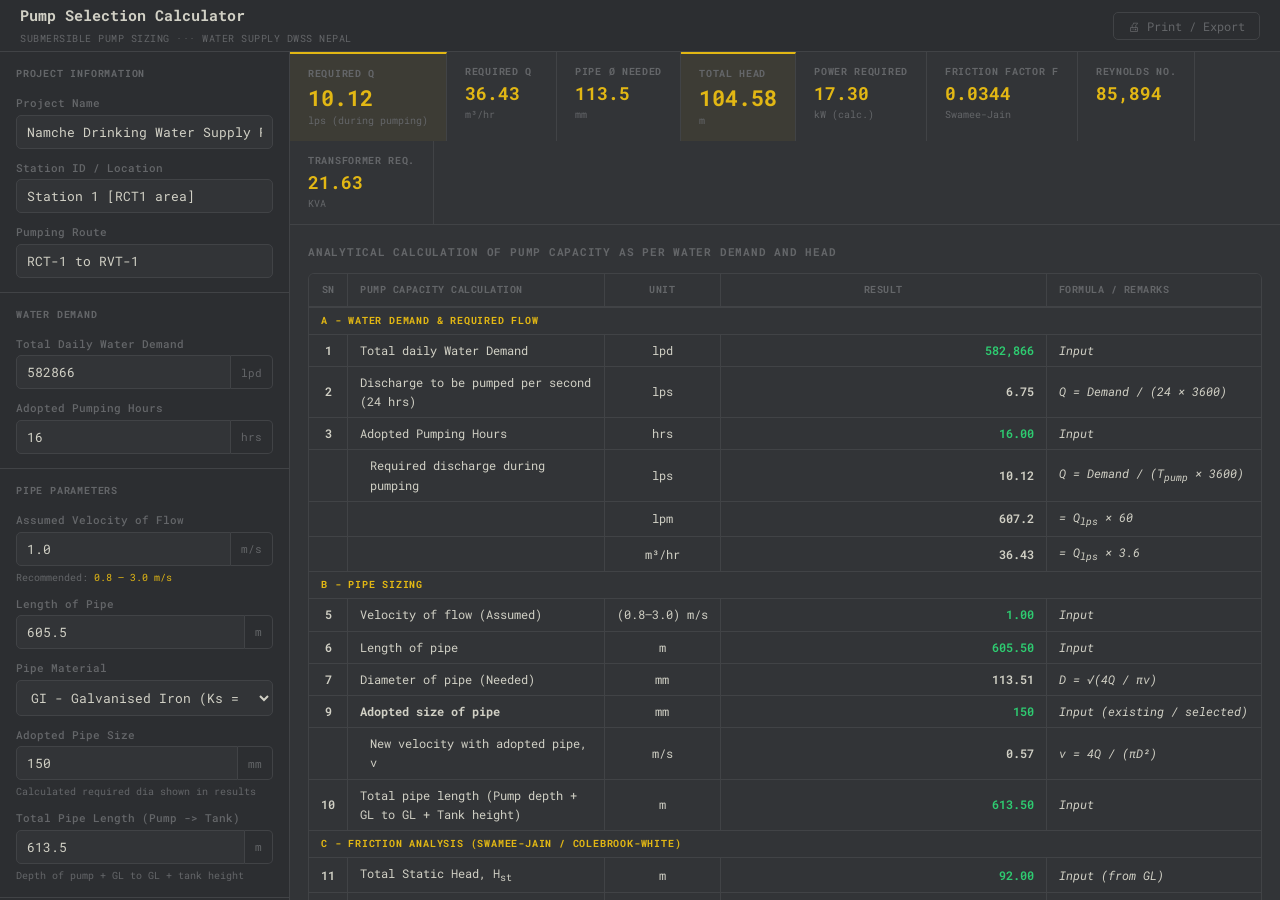
<file: pump-selection.html>
<!DOCTYPE html>
<html lang="en">
<head>
  <meta charset="UTF-8" />
  <meta name="viewport" content="width=device-width, initial-scale=1.0" />
  <title>Pump Selection ··· Water Supply Design Tool</title>
  <link rel="icon" type="image/svg+xml" href="data:image/svg+xml,%3Csvg viewBox='0 0 24 24' fill='none' xmlns='http://www.w3.org/2000/svg'%3E%3Crect x='2' y='3' width='9' height='9' rx='1.5' fill='%234a9eff'/%3E%3Crect x='13' y='3' width='9' height='9' rx='1.5' fill='%234a9eff' opacity='0.6'/%3E%3Crect x='2' y='14' width='9' height='9' rx='1.5' fill='%234a9eff' opacity='0.6'/%3E%3Crect x='13' y='14' width='9' height='9' rx='1.5' fill='%234a9eff' opacity='0.3'/%3E%3C/svg%3E">
  <!-- Inherit app theme from main library -->
  <link rel="stylesheet" href="styles.css">
  <script>
    (function() {
      var t = localStorage.getItem("app-theme") || "serika-dark";
      document.documentElement.setAttribute("data-theme", t);
      try {
        var cv = JSON.parse(localStorage.getItem("app-custom-vars") || "{}");
        Object.entries(cv).forEach(function(e) {
          document.documentElement.style.setProperty(e[0], e[1]);
        });
      } catch(e) {}
    })();
  </script>
  <style>
    *, *::before, *::after { box-sizing: border-box; margin: 0; padding: 0; }

    :root {
      --bg:      var(--bg-color,      #0d1117);
      --surface: var(--sub-alt-color, #161b22);
      --border:  var(--border-color,  #30363d);
      --text:    var(--text-color,    #e6edf3);
      --muted:   var(--sub-color,     #8b949e);
      --accent:  var(--main-color,    #58a6ff);
      --green:   #2ecc71;
      --red:     var(--error-color,   #e74c3c);
      --orange:  #e67e22;
      --yellow:  #f5a623;
    }

    html, body {
      min-height: 100%;
      font-family: var(--font);
      font-size: 13px;
      background: var(--bg);
      color: var(--text);
    }

    /* ── Header ── */
    .tool-header {
      display: flex; align-items: center; gap: 14px;
      padding: 0 20px; height: 52px;
      background: var(--surface);
      border-bottom: 1px solid var(--border);
      position: sticky; top: 0; z-index: 100;
    }
    .back-link {
      display: flex; align-items: center; gap: 6px;
      color: var(--muted); text-decoration: none;
      font-size: 12px; font-weight: 500; white-space: nowrap;
      padding: 5px 10px; border: 1px solid var(--border); border-radius: 5px;
      transition: color .15s, border-color .15s;
    }
    .back-link:hover { color: var(--text); border-color: var(--accent); }
    .tool-title-group { flex: 1; }
    .tool-title-group h1 { font-size: 15px; font-weight: 700; }
    .tool-subtitle { font-size: 10px; color: var(--muted); text-transform: uppercase; letter-spacing: .05em; }
    .print-btn {
      padding: 5px 14px; background: transparent;
      border: 1px solid var(--border); border-radius: 5px;
      color: var(--muted); font-size: 12px; cursor: pointer; font-family: inherit;
      transition: all .15s;
    }
    .print-btn:hover { border-color: var(--accent); color: var(--accent); }

    /* ── Body layout ── */
    .tool-body { display: flex; height: calc(100vh - 52px); }

    /* ── Input panel ── */
    .input-panel {
      width: 290px; min-width: 290px;
      background: var(--surface); border-right: 1px solid var(--border);
      overflow-y: auto;
    }
    .panel-section { padding: 14px 16px; border-bottom: 1px solid var(--border); }
    .panel-section h3 {
      font-size: 10px; font-weight: 700; text-transform: uppercase;
      letter-spacing: .08em; color: var(--muted); margin-bottom: 12px;
    }
    .input-row { margin-bottom: 10px; }
    .input-row:last-child { margin-bottom: 0; }
    .input-label { display: block; font-size: 11px; color: var(--muted); margin-bottom: 3px; font-weight: 500; }
    .input-group { display: flex; }
    .tool-input {
      flex: 1; padding: 7px 10px;
      background: var(--bg); border: 1px solid var(--border); border-radius: 5px;
      color: var(--text); font-size: 13px; font-family: inherit; outline: none; width: 100%;
      transition: border-color .15s;
    }
    .tool-input:focus { border-color: var(--accent); }
    .tool-input.with-unit { border-radius: 5px 0 0 5px; }
    .unit-badge {
      padding: 7px 10px; background: var(--surface);
      border: 1px solid var(--border); border-left: none; border-radius: 0 5px 5px 0;
      color: var(--muted); font-size: 11px; white-space: nowrap;
      display: flex; align-items: center;
    }
    .tool-select {
      width: 100%; padding: 7px 10px;
      background: var(--bg); border: 1px solid var(--border); border-radius: 5px;
      color: var(--text); font-size: 13px; font-family: inherit; outline: none; cursor: pointer;
    }
    .tool-select:focus { border-color: var(--accent); }
    .hint-text { font-size: 10px; color: var(--muted); margin-top: 4px; line-height: 1.5; }
    .hint-text .hl { color: var(--accent); }

    /* ── Main area ── */
    .main-area { flex: 1; overflow: auto; display: flex; flex-direction: column; min-width: 0; }

    /* ── Results strip ── */
    .results-strip {
      display: flex; flex-wrap: wrap; gap: 0;
      background: var(--bg); border-bottom: 1px solid var(--border); flex-shrink: 0;
    }
    .result-card {
      padding: 12px 18px; border-right: 1px solid var(--border); min-width: 110px;
    }
    .result-card.highlight { background: color-mix(in srgb, var(--accent) 6%, var(--bg)); border-top: 2px solid var(--accent); }
    .rc-label { font-size: 10px; font-weight: 700; text-transform: uppercase; letter-spacing: .07em; color: var(--muted); margin-bottom: 3px; }
    .rc-value {
      font-size: 18px; font-weight: 700; color: var(--accent);
      font-family: var(--font); line-height: 1.2;
    }
    .result-card.highlight .rc-value { font-size: 22px; }
    .rc-sub { font-size: 10px; color: var(--muted); margin-top: 2px; }

    /* ── Calculation table ── */
    .calc-section { padding: 18px; flex-shrink: 0; }
    .calc-hdr { display: flex; align-items: center; justify-content: space-between; margin-bottom: 12px; flex-wrap: wrap; gap: 8px; }
    .calc-title { font-size: 11px; font-weight: 700; text-transform: uppercase; letter-spacing: .07em; color: var(--muted); }

    .calc-wrap { overflow-x: auto; border: 1px solid var(--border); border-radius: 6px; margin-bottom: 18px; }

    .calc-table { width: 100%; border-collapse: collapse; font-size: 12px; min-width: 700px; }
    .calc-table thead { background: var(--bg); }
    .calc-table thead tr { border-bottom: 2px solid var(--border); }
    .calc-table th {
      padding: 8px 12px; text-align: left;
      font-size: 10px; font-weight: 700; text-transform: uppercase; letter-spacing: .05em;
      color: var(--muted); white-space: nowrap; border-right: 1px solid var(--border);
    }
    .calc-table th:last-child { border-right: none; }
    .calc-table th.th-center { text-align: center; }

    .calc-table tbody tr { border-bottom: 1px solid var(--border); transition: background .1s; }
    .calc-table tbody tr:hover { background: color-mix(in srgb, var(--surface) 60%, var(--bg)); }
    .calc-table td {
      padding: 6px 12px; border-right: 1px solid var(--border);
      font-size: 12px; color: var(--text);
    }
    .calc-table td:last-child { border-right: none; }
    .td-sn  { text-align: center; color: var(--muted); font-weight: 600; width: 36px; font-family: var(--font); }
    .td-unit { text-align: center; color: var(--muted); font-size: 11px; white-space: nowrap; font-family: var(--font); width: 80px; }
    .td-val  { text-align: right; font-family: var(--font); font-weight: 600; color: var(--accent); white-space: nowrap; width: 130px; }
    .td-val.inp { color: var(--green); }
    .td-val.neg { color: var(--red) !important; }
    .td-formula { font-size: 10.5px; color: var(--muted); font-style: italic; }

    /* Section divider rows */
    .tr-section { background: var(--bg) !important; }
    .tr-section td {
      padding: 5px 12px;
      font-size: 10px; font-weight: 700; text-transform: uppercase; letter-spacing: .08em;
      color: var(--accent); border-top: 1px solid var(--border);
    }

    /* Inline editable cells */
    .td-inline { padding: 3px 8px !important; }
    .inline-input {
      width: 100%; padding: 4px 8px;
      background: color-mix(in srgb, var(--green) 12%, var(--bg)); border: 1px solid var(--green); border-radius: 3px;
      color: var(--green); font-size: 12px; text-align: right;
      font-family: var(--font);
      outline: none; transition: background .15s;
    }
    .inline-input:focus { background: color-mix(in srgb, var(--green) 18%, var(--bg)); }
    .inline-input.blue {
      background: color-mix(in srgb, var(--accent) 6%, var(--bg)); border-color: var(--accent); color: var(--accent);
    }
    .inline-input.blue:focus { background: color-mix(in srgb, var(--accent) 8%, var(--bg)); }

    /* ── Pump specs box ── */
    .pump-specs-box {
      background: var(--surface); border: 1px solid var(--border); border-radius: 8px; overflow: hidden;
      margin-bottom: 18px;
    }
    .pump-specs-hdr {
      display: flex; align-items: center; gap: 10px;
      padding: 10px 16px; background: var(--bg); border-bottom: 1px solid var(--border);
    }
    .pump-specs-hdr h3 { font-size: 13px; font-weight: 700; }
    .specs-grid {
      display: grid; grid-template-columns: repeat(auto-fill, minmax(200px, 1fr));
      gap: 0;
    }
    .spec-item {
      padding: 10px 16px; border-right: 1px solid var(--border); border-bottom: 1px solid var(--border);
      display: flex; flex-direction: column; gap: 3px;
    }
    .spec-label { font-size: 10px; text-transform: uppercase; letter-spacing: .06em; color: var(--muted); font-weight: 600; }
    .spec-val { font-size: 14px; font-weight: 700; color: var(--text); font-family: var(--font); }
    .spec-val.accent { color: var(--accent); }
    .spec-val.green { color: var(--green); }

    /* ── Warning banner ── */
    .warn-banner {
      margin: 0 18px 12px;
      padding: 10px 14px; background: color-mix(in srgb, var(--orange) 8%, var(--bg)); border: 1px solid var(--orange);
      border-radius: 6px; font-size: 11px; color: var(--orange); line-height: 1.55;
    }

    /* ── Responsive ── */
    @media (max-width: 640px) {
      .tool-body { flex-direction: column; }
      .input-panel {
        width: 100%; min-width: 0;
        border-right: none; border-bottom: 1px solid var(--border);
        max-height: 45vh; overflow-y: auto;
      }
      .tool-header { padding: 0 12px; }
      .tool-title-group h1 { font-size: 13px; }
      .print-btn { display: none; }
      .calc-section { padding: 12px; }
    }

    /* ── Print ── */
    .print-header    { display: none; }

    @media print {
      @page {
        size: A4 portrait;
        margin: 12mm 15mm 18mm 15mm;
        @bottom-center {
          content: "Pump Selection Design Sheet by Er. Sanjog Shakya";
          font-size: 7pt; color: #888;
          border-top: 0.5pt solid #ccc; padding-top: 4pt;
        }
      }

      *, *::before, *::after { box-sizing: border-box !important; }

      body {
        background: #fff !important; color: #111 !important; font-size: 9pt !important;
        -webkit-print-color-adjust: exact !important; print-color-adjust: exact !important;
        font-family: "Segoe UI", Arial, sans-serif !important;
      }

      .tool-header, .input-panel { display: none !important; }

      .print-header {
        display: block !important;
        padding-bottom: 8px; margin-bottom: 10px;
        border-bottom: 2px solid #1a5cba;
      }
      .ph-logo {
        display: flex; align-items: center; gap: 6px;
        color: #1a5cba; font-size: 7.5pt; font-weight: 700; margin-bottom: 4px;
      }
      .ph-std { color: #888; font-weight: 400; }
      .ph-project-name { font-size: 15pt; font-weight: 700; color: #111; margin: 3px 0 4px; }
      .ph-meta-row { display: flex; gap: 0; font-size: 8pt; color: #555; }
      .ph-meta-row span { margin-right: 4px; }
      .ph-meta-row span + span::before { content: '·'; margin-right: 4px; color: #bbb; }

      .tool-body { display: block !important; }
      .main-area { overflow: visible !important; display: block !important; }

      /* Results strip */
      .results-strip {
        display: grid !important; grid-template-columns: repeat(5, 1fr) !important;
        border: 1px solid #bbb !important; border-radius: 4px !important;
        background: #f5f5f5 !important; margin-bottom: 8px !important;
        page-break-inside: avoid !important; break-inside: avoid !important;
      }
      .result-card {
        background: transparent !important; border: none !important;
        border-right: 1px solid #ccc !important; padding: 6px 10px !important;
      }
      .result-card:last-child { border-right: none !important; }
      .result-card.highlight { background: #eef3ff !important; border-top: 2px solid #1a5cba !important; }
      .rc-label { color: #555 !important; font-size: 6.5pt !important; }
      .rc-value { color: #1a3090 !important; font-size: 11pt !important; font-family: Arial, sans-serif !important; }
      .result-card.highlight .rc-value { font-size: 13pt !important; }
      .rc-sub { color: #777 !important; font-size: 6.5pt !important; }

      /* Calc section */
      .calc-section { padding: 0 !important; margin-bottom: 8px !important; }
      .calc-hdr { margin-bottom: 6px !important; }
      .calc-title { color: #333 !important; font-size: 8pt !important; }
      .calc-wrap { overflow: visible !important; border: 1px solid #bbb !important; border-radius: 3px !important; margin-bottom: 10px !important; }

      .calc-table { min-width: 0 !important; width: 100% !important; font-size: 7pt !important; font-family: Arial, sans-serif !important; }
      .calc-table thead { background: #eeeeee !important; }
      .calc-table thead tr { border-bottom: 2px solid #999 !important; }
      .calc-table th { color: #333 !important; border-color: #bbb !important; font-size: 6.5pt !important; padding: 4px 6px !important; }
      .calc-table td { color: #111 !important; border-color: #ddd !important; padding: 3px 6px !important; font-size: 7pt !important; font-family: Arial, sans-serif !important; }
      .calc-table tbody tr:hover { background: transparent !important; }
      .td-sn { color: #666 !important; font-family: Arial, sans-serif !important; }
      .td-unit { color: #555 !important; font-family: Arial, sans-serif !important; font-size: 6.5pt !important; }
      .td-val { color: #1a3090 !important; font-family: Arial, sans-serif !important; font-size: 7.5pt !important; }
      .td-val.inp { color: #0a6e2d !important; }
      .td-val.neg { color: #b71c1c !important; }
      .td-formula { color: #666 !important; font-size: 6pt !important; }
      .tr-section { background: #eeeeee !important; }
      .tr-section td { color: #1a5cba !important; font-size: 6.5pt !important; padding: 4px 6px !important; border-top: 1px solid #bbb !important; }

      .inline-input {
        background: transparent !important; border: 1px solid #b0d0b0 !important;
        color: #0a6e2d !important; font-size: 7pt !important; font-family: Arial, sans-serif !important;
        padding: 1px 3px !important; text-align: right !important;
      }
      .inline-input.blue { border-color: #a0b8d8 !important; color: #1a3090 !important; }

      /* Pump specs box */
      .pump-specs-box { background: #fff !important; border: 1px solid #bbb !important; border-radius: 4px !important; page-break-inside: avoid !important; break-inside: avoid !important; margin-bottom: 8px !important; }
      .pump-specs-hdr { background: #eeeeee !important; border-bottom: 1px solid #bbb !important; padding: 6px 12px !important; }
      .pump-specs-hdr h3 { color: #222 !important; font-size: 9pt !important; }
      .pump-specs-hdr svg { color: #1a5cba !important; }
      .specs-grid { display: grid !important; grid-template-columns: repeat(4, 1fr) !important; }
      .spec-item { background: #fff !important; padding: 5px 10px !important; border-color: #ddd !important; }
      .spec-label { color: #555 !important; font-size: 6pt !important; }
      .spec-val { color: #111 !important; font-size: 8pt !important; font-family: Arial, sans-serif !important; }
      .spec-val.accent { color: #1a3090 !important; }
      .spec-val.green { color: #0a6e2d !important; }

      .warn-banner { display: none !important; }
    }
  </style>
</head>
<body>

<!-- Header -->
<header class="tool-header">
  <div class="tool-title-group">
    <h1>Pump Selection Calculator</h1>
    <span class="tool-subtitle">Submersible Pump Sizing ··· Water Supply DWSS Nepal</span>
  </div>
  <button class="print-btn" onclick="window.print()">🖨 Print / Export</button>
</header>

<!-- Print-only header -->
<div class="print-header">
  <div class="ph-logo">
    <svg width="16" height="16" viewBox="0 0 24 24" fill="none"><rect x="2" y="3" width="9" height="9" rx="1.5" fill="#1a5cba"/><rect x="13" y="3" width="9" height="9" rx="1.5" fill="#1a5cba" opacity="0.6"/><rect x="2" y="14" width="9" height="9" rx="1.5" fill="#1a5cba" opacity="0.6"/><rect x="13" y="14" width="9" height="9" rx="1.5" fill="#1a5cba" opacity="0.3"/></svg>
    PUMP SELECTION &nbsp;<span class="ph-std">- Analytical Calculation of Pump Capacity per Water Demand and Head</span>
  </div>
  <div class="ph-project-name" id="ph-project-name">Project Name</div>
  <div class="ph-meta-row">
    <span id="ph-station"></span>
    <span id="ph-route"></span>
    <span id="ph-date"></span>
  </div>
</div>

<div class="tool-body">

  <!-- ── Input Panel ── -->
  <aside class="input-panel">

    <!-- Project Info -->
    <div class="panel-section">
      <h3>Project Information</h3>
      <div class="input-row">
        <label class="input-label">Project Name</label>
        <input type="text" class="tool-input" id="projectName" value="Namche Drinking Water Supply Project" oninput="updatePrint()">
      </div>
      <div class="input-row">
        <label class="input-label">Station ID / Location</label>
        <input type="text" class="tool-input" id="stationId" value="Station 1 [RCT1 area]" oninput="updatePrint()">
      </div>
      <div class="input-row">
        <label class="input-label">Pumping Route</label>
        <input type="text" class="tool-input" id="pumpRoute" value="RCT-1 to RVT-1" oninput="updatePrint()">
      </div>
    </div>

    <!-- Water Demand -->
    <div class="panel-section">
      <h3>Water Demand</h3>
      <div class="input-row">
        <label class="input-label">Total Daily Water Demand</label>
        <div class="input-group">
          <input type="number" class="tool-input with-unit" id="demand" value="582866" min="1" oninput="calculate()">
          <span class="unit-badge">lpd</span>
        </div>
      </div>
      <div class="input-row">
        <label class="input-label">Adopted Pumping Hours</label>
        <div class="input-group">
          <input type="number" class="tool-input with-unit" id="pumpHrs" value="16" min="1" max="24" step="0.5" oninput="calculate()">
          <span class="unit-badge">hrs</span>
        </div>
      </div>
    </div>

    <!-- Pipe Parameters -->
    <div class="panel-section">
      <h3>Pipe Parameters</h3>
      <div class="input-row">
        <label class="input-label">Assumed Velocity of Flow</label>
        <div class="input-group">
          <input type="number" class="tool-input with-unit" id="vAssumed" value="1.0" min="0.1" max="3.0" step="0.1" oninput="calculate()">
          <span class="unit-badge">m/s</span>
        </div>
        <div class="hint-text">Recommended: <span class="hl">0.8 – 3.0 m/s</span></div>
      </div>
      <div class="input-row">
        <label class="input-label">Length of Pipe</label>
        <div class="input-group">
          <input type="number" class="tool-input with-unit" id="pipeLength" value="605.5" min="0" oninput="calculate()">
          <span class="unit-badge">m</span>
        </div>
      </div>
      <div class="input-row">
        <label class="input-label">Pipe Material</label>
        <select class="tool-select" id="pipeMaterial" onchange="calculate()">
          <option value="GI">GI - Galvanised Iron (Ks = 1 mm)</option>
          <option value="HDPE">HDPE / Steel (Ks = 0.5 mm)</option>
          <option value="DI">Ductile Iron (Ks = 0.26 mm)</option>
          <option value="PVC">PVC (Ks = 0.0015 mm)</option>
        </select>
      </div>
      <div class="input-row">
        <label class="input-label">Adopted Pipe Size</label>
        <div class="input-group">
          <input type="number" class="tool-input with-unit" id="dAdopted" value="150" min="10" step="5" oninput="calculate()">
          <span class="unit-badge">mm</span>
        </div>
        <div class="hint-text">Calculated required dia shown in results</div>
      </div>
      <div class="input-row">
        <label class="input-label">Total Pipe Length (Pump -> Tank)</label>
        <div class="input-group">
          <input type="number" class="tool-input with-unit" id="totalPipeLength" value="613.5" min="0" oninput="calculate()">
          <span class="unit-badge">m</span>
        </div>
        <div class="hint-text">Depth of pump + GL to GL + tank height</div>
      </div>
    </div>

    <!-- Head Analysis -->
    <div class="panel-section">
      <h3>Head Analysis</h3>
      <div class="input-row">
        <label class="input-label">Total Static Head, Hst</label>
        <div class="input-group">
          <input type="number" class="tool-input with-unit" id="hStatic" value="92" step="0.5" oninput="calculate()">
          <span class="unit-badge">m</span>
        </div>
      </div>
      <div class="input-row">
        <label class="input-label">Suction Head, H<sub>s</sub></label>
        <div class="input-group">
          <input type="number" class="tool-input with-unit" id="hSuction" value="4" min="0" step="0.5" oninput="calculate()">
          <span class="unit-badge">m</span>
        </div>
      </div>
      <div class="input-row">
        <label class="input-label">Structure Height to Lift, H<sub>ht</sub></label>
        <div class="input-group">
          <input type="number" class="tool-input with-unit" id="hStructure" value="3" min="0" step="0.5" oninput="calculate()">
          <span class="unit-badge">m</span>
        </div>
      </div>
      <div class="input-row">
        <label class="input-label">Residual Head, H<sub>rd</sub></label>
        <div class="input-group">
          <input type="number" class="tool-input with-unit" id="hResidual" value="3" min="0" step="0.5" oninput="calculate()">
          <span class="unit-badge">m</span>
        </div>
      </div>
    </div>

    <!-- Pump & Motor -->
    <div class="panel-section">
      <h3>Pump &amp; Motor</h3>
      <div class="input-row">
        <label class="input-label">Pump + Motor Efficiency</label>
        <div class="input-group">
          <input type="number" class="tool-input with-unit" id="efficiency" value="60" min="10" max="95" oninput="calculate()">
          <span class="unit-badge">%</span>
        </div>
      </div>
      <div class="input-row">
        <label class="input-label">Adopted Pump Power</label>
        <div class="input-group">
          <input type="number" class="tool-input with-unit" id="adoptedPowerKW" value="17.3" min="0" step="0.1" oninput="calculate()">
          <span class="unit-badge">kW</span>
        </div>
      </div>
      <div class="input-row">
        <label class="input-label">Power Factor (for transformer)</label>
        <div class="input-group">
          <input type="number" class="tool-input with-unit" id="powerFactor" value="0.8" min="0.5" max="1.0" step="0.05" oninput="calculate()">
          <span class="unit-badge"></span>
        </div>
      </div>
    </div>

    <!-- Pump Curve Data -->
    <div class="panel-section">
      <h3>Pump Curve Data</h3>
      <div class="input-row">
        <label class="input-label">Discharge Q (from curve)</label>
        <div class="input-group">
          <input type="number" class="tool-input with-unit" id="curveQ" value="4.20" min="0" step="0.1" oninput="calculate()">
          <span class="unit-badge">m³/hr</span>
        </div>
      </div>
      <div class="input-row">
        <label class="input-label">Gross Head (available max)</label>
        <div class="input-group">
          <input type="number" class="tool-input with-unit" id="grossHead" value="110" min="0" oninput="calculate()">
          <span class="unit-badge">m</span>
        </div>
      </div>
      <div class="input-row">
        <label class="input-label">Selected Pump Model</label>
        <input type="text" class="tool-input" id="pumpModel" value="CORA 4C/23 + XUMA (S) 100 KSB or Equivalent" oninput="calculate()">
      </div>
    </div>

    <!-- Physical Specs -->
    <div class="panel-section">
      <h3>Physical Specifications</h3>
      <div class="input-row">
        <label class="input-label">Transformer Capacity (Selected)</label>
        <div class="input-group">
          <input type="number" class="tool-input with-unit" id="transformerSelected" value="25.00" min="0" step="0.25" oninput="calculate()">
          <span class="unit-badge">KVA</span>
        </div>
      </div>
      <div class="input-row">
        <label class="input-label">Pump/Motor Body Diameter</label>
        <div class="input-group">
          <input type="number" class="tool-input with-unit" id="bodyDia" value="150" min="0" oninput="calculate()">
          <span class="unit-badge">mm</span>
        </div>
      </div>
      <div class="input-row">
        <label class="input-label">Pump NRv (Outlet) Diameter</label>
        <div class="input-group">
          <input type="number" class="tool-input with-unit" id="nrvDia" value="40" min="0" oninput="calculate()">
          <span class="unit-badge">mm</span>
        </div>
      </div>
      <div class="input-row">
        <label class="input-label">Pump/Motor Body Length</label>
        <div class="input-group">
          <input type="number" class="tool-input with-unit" id="bodyLength" value="1800" min="0" oninput="calculate()">
          <span class="unit-badge">mm</span>
        </div>
      </div>
      <div class="input-row">
        <label class="input-label">Cable Diameter</label>
        <div class="input-group">
          <input type="number" class="tool-input with-unit" id="cableDia" value="4" min="0" step="0.5" oninput="calculate()">
          <span class="unit-badge">mm</span>
        </div>
      </div>
      <div class="input-row">
        <label class="input-label">Cable Length</label>
        <div class="input-group">
          <input type="number" class="tool-input with-unit" id="cableLength" value="100" min="0" oninput="calculate()">
          <span class="unit-badge">m</span>
        </div>
      </div>
    </div>

  </aside>

  <!-- ── Main Area ── -->
  <main class="main-area">

    <!-- Results strip -->
    <div class="results-strip">
      <div class="result-card highlight">
        <div class="rc-label">Required Q</div>
        <div class="rc-value" id="rs-Q-lps"></div>
        <div class="rc-sub">lps (during pumping)</div>
      </div>
      <div class="result-card">
        <div class="rc-label">Required Q</div>
        <div class="rc-value" id="rs-Q-m3hr"></div>
        <div class="rc-sub">m³/hr</div>
      </div>
      <div class="result-card">
        <div class="rc-label">Pipe Ø Needed</div>
        <div class="rc-value" id="rs-dNeeded"></div>
        <div class="rc-sub">mm</div>
      </div>
      <div class="result-card highlight">
        <div class="rc-label">Total Head</div>
        <div class="rc-value" id="rs-hTotal"></div>
        <div class="rc-sub">m</div>
      </div>
      <div class="result-card">
        <div class="rc-label">Power Required</div>
        <div class="rc-value" id="rs-power"></div>
        <div class="rc-sub">kW (calc.)</div>
      </div>
      <div class="result-card">
        <div class="rc-label">Friction Factor f</div>
        <div class="rc-value" id="rs-f"></div>
        <div class="rc-sub">Swamee-Jain</div>
      </div>
      <div class="result-card">
        <div class="rc-label">Reynolds No.</div>
        <div class="rc-value" id="rs-Re"></div>
        <div class="rc-sub"></div>
      </div>
      <div class="result-card">
        <div class="rc-label">Transformer Req.</div>
        <div class="rc-value" id="rs-transformer"></div>
        <div class="rc-sub">KVA</div>
      </div>
    </div>

    <div id="warn-negative" class="warn-banner" style="display:none;">
      ⚠ Total head is negative - the destination is lower than the source (gravity-assisted). Review head values. Power shown is magnitude only.
    </div>

    <!-- Calculation Table -->
    <div class="calc-section">
      <div class="calc-hdr">
        <span class="calc-title">Analytical Calculation of Pump Capacity as per Water Demand and Head</span>
      </div>

      <div class="calc-wrap">
        <table class="calc-table">
          <thead>
            <tr>
              <th class="th-center">SN</th>
              <th>Pump Capacity Calculation</th>
              <th class="th-center">Unit</th>
              <th class="th-center">Result</th>
              <th>Formula / Remarks</th>
            </tr>
          </thead>
          <tbody>

            <!-- Section A: Demand & Flow -->
            <tr class="tr-section"><td colspan="5">A - Water Demand &amp; Required Flow</td></tr>

            <tr>
              <td class="td-sn">1</td>
              <td>Total daily Water Demand</td>
              <td class="td-unit">lpd</td>
              <td class="td-val inp" id="c-demand"></td>
              <td class="td-formula">Input</td>
            </tr>
            <tr>
              <td class="td-sn">2</td>
              <td>Discharge to be pumped per second (24 hrs)</td>
              <td class="td-unit">lps</td>
              <td class="td-val" id="c-Q24"></td>
              <td class="td-formula">Q = Demand / (24 × 3600)</td>
            </tr>
            <tr>
              <td class="td-sn">3</td>
              <td>Adopted Pumping Hours</td>
              <td class="td-unit">hrs</td>
              <td class="td-val inp" id="c-pumpHrs"></td>
              <td class="td-formula">Input</td>
            </tr>
            <tr>
              <td class="td-sn"></td>
              <td style="padding-left:22px;">Required discharge during pumping</td>
              <td class="td-unit">lps</td>
              <td class="td-val" id="c-Qpump-lps"></td>
              <td class="td-formula">Q = Demand / (T<sub>pump</sub> × 3600)</td>
            </tr>
            <tr>
              <td class="td-sn"></td>
              <td style="padding-left:22px;"></td>
              <td class="td-unit">lpm</td>
              <td class="td-val" id="c-Qpump-lpm"></td>
              <td class="td-formula">= Q<sub>lps</sub> × 60</td>
            </tr>
            <tr>
              <td class="td-sn"></td>
              <td style="padding-left:22px;"></td>
              <td class="td-unit">m³/hr</td>
              <td class="td-val" id="c-Qpump-m3hr"></td>
              <td class="td-formula">= Q<sub>lps</sub> × 3.6</td>
            </tr>

            <!-- Section B: Pipe Sizing -->
            <tr class="tr-section"><td colspan="5">B - Pipe Sizing</td></tr>

            <tr>
              <td class="td-sn">5</td>
              <td>Velocity of flow (Assumed)</td>
              <td class="td-unit">(0.8–3.0) m/s</td>
              <td class="td-val inp" id="c-vAssumed"></td>
              <td class="td-formula">Input</td>
            </tr>
            <tr>
              <td class="td-sn">6</td>
              <td>Length of pipe</td>
              <td class="td-unit">m</td>
              <td class="td-val inp" id="c-pipeLength"></td>
              <td class="td-formula">Input</td>
            </tr>
            <tr>
              <td class="td-sn">7</td>
              <td>Diameter of pipe (Needed)</td>
              <td class="td-unit">mm</td>
              <td class="td-val" id="c-dNeeded"></td>
              <td class="td-formula">D = √(4Q / πv)</td>
            </tr>
            <tr>
              <td class="td-sn">9</td>
              <td><strong>Adopted size of pipe</strong></td>
              <td class="td-unit">mm</td>
              <td class="td-val inp" id="c-dAdopted"></td>
              <td class="td-formula">Input (existing / selected)</td>
            </tr>
            <tr>
              <td class="td-sn"></td>
              <td style="padding-left:22px;">New velocity with adopted pipe, v</td>
              <td class="td-unit">m/s</td>
              <td class="td-val" id="c-vNew"></td>
              <td class="td-formula">v = 4Q / (πD²)</td>
            </tr>
            <tr>
              <td class="td-sn">10</td>
              <td>Total pipe length (Pump depth + GL to GL + Tank height)</td>
              <td class="td-unit">m</td>
              <td class="td-val inp" id="c-totalPipeLen"></td>
              <td class="td-formula">Input</td>
            </tr>

            <!-- Section C: Friction -->
            <tr class="tr-section"><td colspan="5">C - Friction Analysis (Swamee-Jain / Colebrook-White)</td></tr>

            <tr>
              <td class="td-sn">11</td>
              <td>Total Static Head, H<sub>st</sub></td>
              <td class="td-unit">m</td>
              <td class="td-val inp" id="c-hStatic"></td>
              <td class="td-formula">Input (from GL)</td>
            </tr>
            <tr>
              <td class="td-sn"></td>
              <td>Kinematic viscosity of water at 20°C, υ</td>
              <td class="td-unit">m²/s</td>
              <td class="td-val">1.00 × 10⁻⁶</td>
              <td class="td-formula">Standard value</td>
            </tr>
            <tr>
              <td class="td-sn"></td>
              <td>Reynolds Number, Re = vD/υ</td>
              <td class="td-unit"></td>
              <td class="td-val" id="c-Re"></td>
              <td class="td-formula">Re = v<sub>adopted</sub> × D<sub>adopted</sub> / υ</td>
            </tr>
            <tr>
              <td class="td-sn">12</td>
              <td>Absolute roughness, K<sub>s</sub> (<span id="c-material-label">GI</span>)</td>
              <td class="td-unit">mm</td>
              <td class="td-val inp" id="c-Ks"></td>
              <td class="td-formula">GI=1.0 mm · HDPE/Steel=0.5 mm · DI=0.26 mm · PVC=0.0015 mm</td>
            </tr>
            <tr>
              <td class="td-sn"></td>
              <td>Friction factor, f (Swamee-Jain explicit)</td>
              <td class="td-unit"></td>
              <td class="td-val" id="c-f"></td>
              <td class="td-formula">f = 0.25 / [log₁₀(K<sub>s</sub>/3.7D + 5.74/Re⁰·⁹)]²</td>
            </tr>
            <tr>
              <td class="td-sn">13</td>
              <td>Headloss, H<sub>L</sub> (assuming single pipe material, 10% minor loss)</td>
              <td class="td-unit">m</td>
              <td class="td-val" id="c-HL-single"></td>
              <td class="td-formula">H<sub>L</sub> = f × (1.1L) / D × v² / (2g)</td>
            </tr>

            <!-- Section D: Total Head -->
            <tr class="tr-section"><td colspan="5">D - Total Head &amp; Power</td></tr>

            <tr>
              <td class="td-sn"></td>
              <td>Suction Head, H<sub>s</sub></td>
              <td class="td-unit">m</td>
              <td class="td-val inp" id="c-hSuction"></td>
              <td class="td-formula">Input</td>
            </tr>
            <tr>
              <td class="td-sn"></td>
              <td>Structure height to lift, H<sub>ht</sub></td>
              <td class="td-unit">m</td>
              <td class="td-val inp" id="c-hStructure"></td>
              <td class="td-formula">Input</td>
            </tr>
            <tr>
              <td class="td-sn"></td>
              <td>Residual Head, H<sub>rd</sub></td>
              <td class="td-unit">m</td>
              <td class="td-val inp" id="c-hResidual"></td>
              <td class="td-formula">Input</td>
            </tr>
            <tr>
              <td class="td-sn">15</td>
              <td><strong>Total Head against which pump has to work</strong></td>
              <td class="td-unit">m</td>
              <td class="td-val" id="c-hTotal"></td>
              <td class="td-formula">H = H<sub>st</sub> + H<sub>L</sub> + H<sub>s</sub> + H<sub>ht</sub> + H<sub>rd</sub></td>
            </tr>
            <tr>
              <td class="td-sn"></td>
              <td>Assume Efficiency of Pump + Motor</td>
              <td class="td-unit">%</td>
              <td class="td-val inp" id="c-efficiency"></td>
              <td class="td-formula">Input</td>
            </tr>
            <tr>
              <td class="td-sn">16</td>
              <td>Power of Pump required</td>
              <td class="td-unit">HP</td>
              <td class="td-val" id="c-powerHP"></td>
              <td class="td-formula">P = 9.81 × Q<sub>m³/s</sub> × |H| / η &nbsp;[kW] ÷ 0.746</td>
            </tr>
            <tr>
              <td class="td-sn"></td>
              <td></td>
              <td class="td-unit">kW</td>
              <td class="td-val" id="c-powerKW"></td>
              <td class="td-formula">P = 9.81 × Q<sub>m³/s</sub> × |H| / η</td>
            </tr>

            <!-- Section E: Pump Selection -->
            <tr class="tr-section"><td colspan="5">E - Selection of Pump and Motor as per Availability and Performance Curve</td></tr>

            <tr>
              <td class="td-sn">17</td>
              <td>Power of Pump adopted (from performance curve)</td>
              <td class="td-unit">HP</td>
              <td class="td-val inp" id="c-adoptedHP"></td>
              <td class="td-formula">= kW / 0.746</td>
            </tr>
            <tr>
              <td class="td-sn"></td>
              <td></td>
              <td class="td-unit">kW</td>
              <td class="td-val inp" id="c-adoptedKW"></td>
              <td class="td-formula">Input (from pump datasheet)</td>
            </tr>
            <tr>
              <td class="td-sn">18</td>
              <td>Discharge Q (from performance curve)</td>
              <td class="td-unit">m³/hr</td>
              <td class="td-val inp" id="c-curveQ-m3hr"></td>
              <td class="td-formula">Input (from pump curve)</td>
            </tr>
            <tr>
              <td class="td-sn"></td>
              <td></td>
              <td class="td-unit">LPM</td>
              <td class="td-val" id="c-curveQ-lpm"></td>
              <td class="td-formula">= Q<sub>m³/hr</sub> × 1000 / 60</td>
            </tr>
            <tr>
              <td class="td-sn">19</td>
              <td>Gross Head (available maximum)</td>
              <td class="td-unit">m</td>
              <td class="td-val inp" id="c-grossHead"></td>
              <td class="td-formula">Input (from pump curve)</td>
            </tr>
            <tr>
              <td class="td-sn">20</td>
              <td>Selected Pump Model or Equivalent</td>
              <td class="td-unit"></td>
              <td class="td-val" id="c-pumpModel" style="font-family:inherit; font-size:11px; color:var(--yellow);"></td>
              <td class="td-formula">Input</td>
            </tr>
            <tr>
              <td class="td-sn">21</td>
              <td>Transformer Capacity (Required)</td>
              <td class="td-unit">KVA</td>
              <td class="td-val" id="c-transformerReq"></td>
              <td class="td-formula">= P<sub>adopted kW</sub> / Power Factor</td>
            </tr>
            <tr>
              <td class="td-sn">22</td>
              <td>Transformer Capacity (Selected)</td>
              <td class="td-unit">KVA</td>
              <td class="td-val inp" id="c-transformerSel"></td>
              <td class="td-formula">Input (from supplier)</td>
            </tr>
            <tr>
              <td class="td-sn">23</td>
              <td>Pump/Motor Body Diameter</td>
              <td class="td-unit">mm</td>
              <td class="td-val inp" id="c-bodyDia"></td>
              <td class="td-formula">Input</td>
            </tr>
            <tr>
              <td class="td-sn">24</td>
              <td>Pump NRv (Outlet) Diameter</td>
              <td class="td-unit">mm</td>
              <td class="td-val inp" id="c-nrvDia"></td>
              <td class="td-formula">Input</td>
            </tr>
            <tr>
              <td class="td-sn">25</td>
              <td>Pump/Motor Body Length</td>
              <td class="td-unit">mm</td>
              <td class="td-val inp" id="c-bodyLength"></td>
              <td class="td-formula">Input</td>
            </tr>
            <tr>
              <td class="td-sn">26</td>
              <td>Submersible pumpset cable</td>
              <td class="td-unit">mm²</td>
              <td class="td-val inp" id="c-cableDia"></td>
              <td class="td-formula" id="c-cableLen-lbl">100 m length</td>
            </tr>


          </tbody>
        </table>
      </div>

      <!-- Pump Specs Box -->
      <div class="pump-specs-box">
        <div class="pump-specs-hdr">
          <svg width="14" height="14" viewBox="0 0 16 16" fill="currentColor" style="color:var(--accent)"><path d="M6 1a1 1 0 00-1 1v1H2a1 1 0 000 2h.5v9a1 1 0 001 1h9a1 1 0 001-1V5H14a1 1 0 000-2h-3V2a1 1 0 00-1-1H6zm1 3h2v1H7V4zm2 3v6H7V7h2z"/></svg>
          <h3>Selected Pump Summary</h3>
        </div>
        <div class="specs-grid">
          <div class="spec-item">
            <div class="spec-label">Pump Model</div>
            <div class="spec-val accent" id="sp-pumpModel"></div>
          </div>
          <div class="spec-item">
            <div class="spec-label">Adopted Power</div>
            <div class="spec-val green" id="sp-power"></div>
          </div>
          <div class="spec-item">
            <div class="spec-label">Discharge (Curve)</div>
            <div class="spec-val accent" id="sp-discharge"></div>
          </div>
          <div class="spec-item">
            <div class="spec-label">Gross Head</div>
            <div class="spec-val accent" id="sp-grossHead"></div>
          </div>
          <div class="spec-item">
            <div class="spec-label">Transformer</div>
            <div class="spec-val" id="sp-transformer"></div>
          </div>
          <div class="spec-item">
            <div class="spec-label">Body Ø × Length</div>
            <div class="spec-val" id="sp-body"></div>
          </div>
          <div class="spec-item">
            <div class="spec-label">NRv Outlet Ø</div>
            <div class="spec-val" id="sp-nrv"></div>
          </div>
          <div class="spec-item">
            <div class="spec-label">Cable</div>
            <div class="spec-val" id="sp-cable"></div>
          </div>
          <div class="spec-item">
            <div class="spec-label">Pipe (adopted)</div>
            <div class="spec-val" id="sp-pipe"></div>
          </div>
          <div class="spec-item">
            <div class="spec-label">Total Pipe Length</div>
            <div class="spec-val" id="sp-pipeLen"></div>
          </div>
        </div>
      </div>

    </div><!-- /calc-section -->
  </main>
</div>

<script>
  const Ks_MAP = { GI: 1.0, HDPE: 0.5, DI: 0.26, PVC: 0.0015 };
  const MAT_LABEL = { GI: 'GI - 1.0 mm', HDPE: 'HDPE / Steel - 0.5 mm', DI: 'Ductile Iron - 0.26 mm', PVC: 'PVC - 0.0015 mm' };

  function g(id) { return document.getElementById(id); }
  function inp(id) { return parseFloat(g(id).value) || 0; }
  function inpStr(id) { return g(id).value.trim(); }

  function fmt(v, dec) {
    if (!isFinite(v)) return '';
    if (Math.abs(v) >= 1e6) return v.toExponential(2);
    return v.toFixed(dec !== undefined ? dec : 2);
  }
  function fmtInt(v) { if (!isFinite(v)) return ''; return Math.round(v).toLocaleString(); }
  function fmtSci(v) { if (!isFinite(v)) return ''; return v.toExponential(2); }

  function set(id, val, cls) {
    const el = g(id);
    if (!el) return;
    el.textContent = val;
    if (cls) { el.className = el.className.replace(/\b(inp|neg)\b/g, '').trim() + ' ' + cls; }
  }

  function calculate() {
    // ── Inputs ──
    const demand       = inp('demand');        // lpd
    const pumpHrs      = inp('pumpHrs');       // hrs
    const vAssumed     = inp('vAssumed');      // m/s
    const pipeLength   = inp('pipeLength');    // m
    const material     = g('pipeMaterial').value;
    const dAdoptedMm   = inp('dAdopted');      // mm
    const totalPipeLen = inp('totalPipeLength'); // m
    const hStatic      = inp('hStatic');       // m
    const hSuction     = inp('hSuction');      // m
    const hStructure   = inp('hStructure');    // m
    const hResidual    = inp('hResidual');     // m
    const eta          = inp('efficiency') / 100;
    const adoptedKW    = inp('adoptedPowerKW');
    const powerFactor  = inp('powerFactor');
    const curveQ_m3hr  = inp('curveQ');        // m3/hr
    const grossHead    = inp('grossHead');     // m

    const Ks_mm = Ks_MAP[material] || 1.0;

    // ── Derived ──
    const Q24_lps      = demand / 86400;
    const Qpump_lps    = demand / (pumpHrs * 3600);
    const Qpump_lpm    = Qpump_lps * 60;
    const Qpump_m3hr   = Qpump_lps * 3.6;
    const Qpump_m3s    = Qpump_lps / 1000;

    const dNeeded_mm   = (Qpump_m3s > 0 && vAssumed > 0)
      ? Math.sqrt(4 * Qpump_m3s / (Math.PI * vAssumed)) * 1000
      : 0;

    const dAdopted_m   = dAdoptedMm / 1000;
    const vNew         = (dAdopted_m > 0)
      ? (4 * Qpump_m3s) / (Math.PI * dAdopted_m * dAdopted_m)
      : 0;

    const nu = 1e-6;
    const Re = (dAdopted_m > 0 && vNew > 0) ? vNew * dAdopted_m / nu : 0;

    // Swamee-Jain friction factor
    let f = 0;
    if (Re > 4000 && dAdopted_m > 0) {
      const Ks_m = Ks_mm / 1000;
      const logArg = Ks_m / (3.7 * dAdopted_m) + 5.74 / Math.pow(Re, 0.9);
      if (logArg > 0) f = 0.25 / Math.pow(Math.log10(logArg), 2);
    }

    // Headloss single material (10% minor loss factor)
    const HL_single = (dAdopted_m > 0 && vNew > 0)
      ? f * (1.1 * totalPipeLen) / dAdopted_m * (vNew * vNew) / (2 * 9.81)
      : 0;

    // Total head (uses calculated HL_single from Swamee-Jain)
    const hTotal = hStatic + HL_single + hSuction + hStructure + hResidual;

    // Power (matches DWSS Nepal convention)
    // P_kW = 9.81 × Q_m3s × |H| / η
    const P_kW_calc = (Qpump_m3s > 0 && eta > 0)
      ? 9.81 * Qpump_m3s * Math.abs(hTotal) / eta
      : 0;
    const P_HP_calc = P_kW_calc / 0.746;

    // Adopted
    const adoptedHP    = adoptedKW / 0.746;
    const curveQ_lpm   = curveQ_m3hr * 1000 / 60;
    const transformerReq = (powerFactor > 0) ? adoptedKW / powerFactor : 0;

    // ── Update results strip ──
    set('rs-Q-lps',  fmt(Qpump_lps, 2));
    set('rs-Q-m3hr', fmt(Qpump_m3hr, 2));
    set('rs-dNeeded', fmt(dNeeded_mm, 1));
    const hTotalEl = g('rs-hTotal');
    hTotalEl.textContent = fmt(hTotal, 2);
    hTotalEl.style.color = hTotal < 0 ? 'var(--red)' : 'var(--accent)';
    set('rs-power', fmt(P_kW_calc, 2));
    set('rs-f', fmt(f, 4));
    set('rs-Re', Re >= 1e6 ? (Re/1e6).toFixed(2)+'M' : fmtInt(Re));
    set('rs-transformer', fmt(transformerReq, 2));

    // Warning
    g('warn-negative').style.display = hTotal < 0 ? '' : 'none';

    // ── Update calculation table ──
    set('c-demand',       fmtInt(demand),        'inp');
    set('c-Q24',          fmt(Q24_lps, 2));
    set('c-pumpHrs',      fmt(pumpHrs, 2),        'inp');
    set('c-Qpump-lps',    fmt(Qpump_lps, 2));
    set('c-Qpump-lpm',    fmt(Qpump_lpm, 1));
    set('c-Qpump-m3hr',   fmt(Qpump_m3hr, 2));
    set('c-vAssumed',     fmt(vAssumed, 2),       'inp');
    set('c-pipeLength',   fmt(pipeLength, 2),     'inp');
    set('c-dNeeded',      fmt(dNeeded_mm, 2));
    set('c-dAdopted',     fmt(dAdoptedMm, 0),     'inp');
    set('c-vNew',         fmt(vNew, 2));
    set('c-totalPipeLen', fmt(totalPipeLen, 2),   'inp');
    set('c-hStatic',      fmt(hStatic, 2),        hStatic < 0 ? 'inp neg' : 'inp');
    set('c-Re',           Re > 0 ? Re.toLocaleString(undefined, {maximumFractionDigits:0}) : '');
    g('c-material-label').textContent = material;
    set('c-Ks',           fmt(Ks_mm, 4),          'inp');
    set('c-f',            fmt(f, 4));
    set('c-HL-single',    fmt(HL_single, 2));
    set('c-hSuction',     fmt(hSuction, 2),        'inp');
    set('c-hStructure',   fmt(hStructure, 2),      'inp');
    set('c-hResidual',    fmt(hResidual, 2),       'inp');

    const hTotalCell = g('c-hTotal');
    hTotalCell.textContent = fmt(hTotal, 2);
    hTotalCell.className = 'td-val' + (hTotal < 0 ? ' neg' : '');

    set('c-efficiency',   fmt(eta * 100, 0),       'inp');
    set('c-powerHP',      (hTotal < 0 ? '(' : '') + fmt(P_HP_calc, 2) + (hTotal < 0 ? ')' : ''));
    set('c-powerKW',      (hTotal < 0 ? '(' : '') + fmt(P_kW_calc, 2) + (hTotal < 0 ? ')' : ''));

    set('c-adoptedHP',    fmt(adoptedHP, 2),       'inp');
    set('c-adoptedKW',    fmt(adoptedKW, 2),       'inp');
    set('c-curveQ-m3hr',  fmt(curveQ_m3hr, 2),    'inp');
    set('c-curveQ-lpm',   fmt(curveQ_lpm, 1));
    set('c-grossHead',    fmt(grossHead, 2),       'inp');
    set('c-pumpModel',    inpStr('pumpModel'));
    g('c-pumpModel').style.fontFamily = 'inherit';
    g('c-pumpModel').style.fontSize = '11px';
    g('c-pumpModel').style.color = 'var(--yellow)';

    set('c-transformerReq', fmt(transformerReq, 2));
    set('c-transformerSel', fmt(inp('transformerSelected'), 2), 'inp');
    set('c-bodyDia',       fmt(inp('bodyDia'), 0),   'inp');
    set('c-nrvDia',        fmt(inp('nrvDia'), 0),    'inp');
    set('c-bodyLength',    fmt(inp('bodyLength'), 0),'inp');
    set('c-cableDia',      fmt(inp('cableDia'), 1),  'inp');
    g('c-cableLen-lbl').textContent = inp('cableLength') + ' m length';
    // ── Summary box ──
    set('sp-pumpModel',    inpStr('pumpModel'));
    set('sp-power',        fmt(adoptedKW, 2) + ' kW (' + fmt(adoptedHP, 2) + ' HP)');
    set('sp-discharge',    fmt(curveQ_m3hr, 2) + ' m³/hr (' + fmt(curveQ_lpm, 1) + ' LPM)');
    set('sp-grossHead',    fmt(grossHead, 2) + ' m');
    set('sp-transformer',  fmt(transformerReq, 2) + ' KVA req · ' + fmt(inp('transformerSelected'), 2) + ' KVA selected');
    set('sp-body',         fmt(inp('bodyDia'), 0) + ' mm Ø × ' + fmt(inp('bodyLength'), 0) + ' mm');
    set('sp-nrv',          fmt(inp('nrvDia'), 0) + ' mm');
    set('sp-cable',        fmt(inp('cableDia'), 1) + ' mm Ø · ' + fmt(inp('cableLength'), 0) + ' m');
    set('sp-pipe',         fmt(dAdoptedMm, 0) + ' mm NB · ' + material);
    set('sp-pipeLen',      fmt(totalPipeLen, 2) + ' m');

    updatePrint();
  }

  function updatePrint() {
    const name = inpStr('projectName');
    g('ph-project-name').textContent = name || 'Project Name';
    const station = inpStr('stationId');
    const route   = inpStr('pumpRoute');
    g('ph-station').textContent = station;
    g('ph-route').textContent   = route;
    g('ph-date').textContent    = 'Date: ' + new Date().toLocaleDateString('en-GB', { day:'2-digit', month:'short', year:'numeric' });
  }

  // Init
  calculate();
</script>

<script data-goatcounter="https://sanjog.goatcounter.com/count" async src="//gc.zgo.at/count.js"></script>
</body>
</html>
</file>
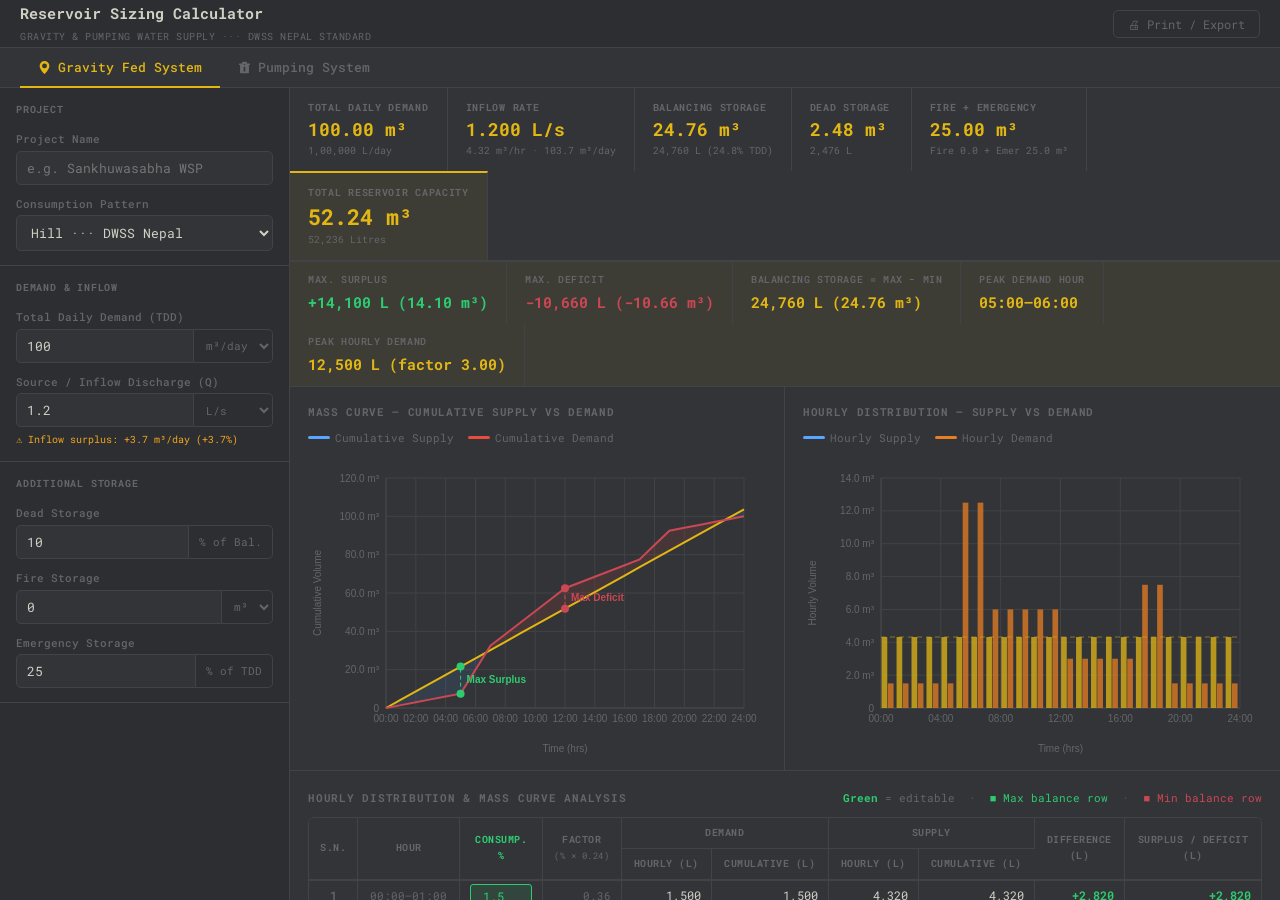
<file: reservoir-sizing.html>
<!DOCTYPE html>
<html lang="en">
<head>
  <meta charset="UTF-8" />
  <meta name="viewport" content="width=device-width, initial-scale=1.0" />
  <title>Reservoir Sizing ··· Water Supply Design Tool</title>
  <link rel="icon" type="image/svg+xml" href="data:image/svg+xml,%3Csvg viewBox='0 0 24 24' fill='none' xmlns='http://www.w3.org/2000/svg'%3E%3Crect x='2' y='3' width='9' height='9' rx='1.5' fill='%234a9eff'/%3E%3Crect x='13' y='3' width='9' height='9' rx='1.5' fill='%234a9eff' opacity='0.6'/%3E%3Crect x='2' y='14' width='9' height='9' rx='1.5' fill='%234a9eff' opacity='0.6'/%3E%3Crect x='13' y='14' width='9' height='9' rx='1.5' fill='%234a9eff' opacity='0.3'/%3E%3C/svg%3E">
  <!-- Inherit app theme from main library -->
  <link rel="stylesheet" href="styles.css">
  <script>
    (function() {
      var t = localStorage.getItem("app-theme") || "serika-dark";
      document.documentElement.setAttribute("data-theme", t);
      // Apply any custom vars saved by the user
      try {
        var cv = JSON.parse(localStorage.getItem("app-custom-vars") || "{}");
        Object.entries(cv).forEach(function(e) {
          document.documentElement.style.setProperty(e[0], e[1]);
        });
      } catch(e) {}
    })();
  </script>
  <style>
    *, *::before, *::after { box-sizing: border-box; margin: 0; padding: 0; }

    :root {
      --bg:       var(--bg-color,      #0d1117);
      --surface:  var(--sub-alt-color, #161b22);
      --border:   var(--border-color,  #30363d);
      --text:     var(--text-color,    #e6edf3);
      --muted:    var(--sub-color,     #8b949e);
      --accent:   var(--main-color,    #58a6ff);
      --green:    #2ecc71;
      --red:      var(--error-color,   #e74c3c);
      --orange:   #e67e22;
      --yellow:   #f5a623;
    }

    html, body {
      min-height: 100%;
      font-family: var(--font);
      font-size: 13px;
      background: var(--bg);
      color: var(--text);
    }

    /* ── Header ────────────────────────────────── */
    .tool-header {
      display: flex; align-items: center; gap: 14px;
      padding: 0 20px; height: 52px;
      background: var(--surface);
      border-bottom: 1px solid var(--border);
      position: sticky; top: 0; z-index: 100;
    }
    .back-link {
      display: flex; align-items: center; gap: 6px;
      color: var(--muted); text-decoration: none;
      font-size: 12px; font-weight: 500; white-space: nowrap;
      padding: 5px 10px; border: 1px solid var(--border); border-radius: 5px;
      transition: color .15s, border-color .15s;
    }
    .back-link:hover { color: var(--text); border-color: var(--accent); }
    .tool-title-group { flex: 1; }
    .tool-title-group h1 { font-size: 15px; font-weight: 700; }
    .tool-subtitle { font-size: 10px; color: var(--muted); text-transform: uppercase; letter-spacing: .05em; }
    .print-btn {
      padding: 5px 14px; background: transparent;
      border: 1px solid var(--border); border-radius: 5px;
      color: var(--muted); font-size: 12px; cursor: pointer; font-family: inherit;
      transition: all .15s;
    }
    .print-btn:hover { border-color: var(--accent); color: var(--accent); }

    /* ── System tabs ────────────────────────────── */
    .sys-tabs {
      display: flex; background: var(--bg);
      border-bottom: 1px solid var(--border); padding: 0 20px;
    }
    .sys-tab {
      padding: 10px 18px; background: transparent; border: none;
      border-bottom: 2px solid transparent; color: var(--muted);
      font-size: 13px; font-weight: 500; cursor: pointer; font-family: inherit;
      transition: color .15s, border-color .15s; margin-bottom: -1px;
      display: flex; align-items: center; gap: 7px;
    }
    .sys-tab.active { color: var(--accent); border-bottom-color: var(--accent); }
    .sys-tab:hover:not(.active) { color: var(--text); }

    /* ── Body layout ────────────────────────────── */
    .tool-body { display: flex; height: calc(100vh - 88px); }

    /* ── Input panel ────────────────────────────── */
    .input-panel {
      width: 290px; min-width: 290px;
      background: var(--surface); border-right: 1px solid var(--border);
      overflow-y: auto;
    }
    .panel-section { padding: 14px 16px; border-bottom: 1px solid var(--border); }
    .panel-section h3 {
      font-size: 10px; font-weight: 700; text-transform: uppercase;
      letter-spacing: .08em; color: var(--muted); margin-bottom: 12px;
    }
    .input-row { margin-bottom: 10px; }
    .input-row:last-child { margin-bottom: 0; }
    .input-label { display: block; font-size: 11px; color: var(--muted); margin-bottom: 3px; font-weight: 500; }
    .input-group { display: flex; }
    .tool-input {
      flex: 1; padding: 7px 10px;
      background: var(--bg); border: 1px solid var(--border); border-radius: 5px;
      color: var(--text); font-size: 13px; font-family: inherit; outline: none; width: 100%;
      transition: border-color .15s;
    }
    .tool-input:focus { border-color: var(--accent); }
    .tool-input.with-unit { border-radius: 5px 0 0 5px; }
    .unit-badge {
      padding: 7px 10px; background: var(--surface);
      border: 1px solid var(--border); border-left: none; border-radius: 0 5px 5px 0;
      color: var(--muted); font-size: 11px; white-space: nowrap;
      display: flex; align-items: center;
    }
    .unit-select {
      padding: 7px 8px; background: var(--surface);
      border: 1px solid var(--border); border-left: none; border-radius: 0 5px 5px 0;
      color: var(--muted); font-size: 11px; font-family: inherit; cursor: pointer; outline: none;
    }
    .tool-select {
      width: 100%; padding: 7px 10px;
      background: var(--bg); border: 1px solid var(--border); border-radius: 5px;
      color: var(--text); font-size: 13px; font-family: inherit; outline: none; cursor: pointer;
    }
    .tool-select:focus { border-color: var(--accent); }
    .hint-text { font-size: 10px; color: var(--muted); margin-top: 5px; line-height: 1.5; }
    .hint-text .hl { color: var(--accent); }

    /* ── Main area ──────────────────────────────── */
    .main-area { flex: 1; overflow: auto; display: flex; flex-direction: column; min-width: 0; }

    /* ── Results strip ──────────────────────────── */
    .results-strip {
      display: flex; flex-wrap: wrap; gap: 0;
      background: var(--bg); border-bottom: 1px solid var(--border); flex-shrink: 0;
    }
    .result-card {
      padding: 12px 18px; border-right: 1px solid var(--border); min-width: 120px;
    }
    .result-card.highlight { background: color-mix(in srgb, var(--accent) 6%, var(--bg)); border-top: 2px solid var(--accent); }
    .rc-label { font-size: 10px; font-weight: 700; text-transform: uppercase; letter-spacing: .07em; color: var(--muted); margin-bottom: 3px; }
    .rc-value {
      font-size: 18px; font-weight: 700; color: var(--accent);
      font-family: var(--font); line-height: 1.2;
    }
    .result-card.highlight .rc-value { font-size: 22px; }
    .rc-sub { font-size: 10px; color: var(--muted); margin-top: 2px; }

    /* ── Sheet section ──────────────────────────── */
    .sheet-section { padding: 18px 18px 0; flex-shrink: 0; }
    .sheet-hdr { display: flex; align-items: center; justify-content: space-between; margin-bottom: 10px; flex-wrap: wrap; gap: 8px; }
    .sheet-title { font-size: 11px; font-weight: 700; text-transform: uppercase; letter-spacing: .07em; color: var(--muted); }
    .sheet-note { font-size: 11px; color: var(--muted); }
    .sheet-note b { color: var(--green); }
    .sheet-note .max-lbl { color: var(--green); }
    .sheet-note .min-lbl { color: var(--red); }

    .sheet-wrap { overflow-x: auto; border: 1px solid var(--border); border-radius: 6px; }

    .design-sheet { width: 100%; border-collapse: collapse; font-size: 12px; min-width: 820px; }
    .design-sheet thead { background: var(--bg); }
    .design-sheet thead tr:first-child { border-bottom: 1px solid var(--border); }
    .design-sheet thead tr:last-child { border-bottom: 2px solid var(--border); }
    .design-sheet th {
      padding: 7px 10px; text-align: center;
      font-size: 10px; font-weight: 700; text-transform: uppercase; letter-spacing: .05em;
      color: var(--muted); white-space: nowrap; border-right: 1px solid var(--border);
    }
    .design-sheet th.th-edit { color: var(--green); }
    .design-sheet th:last-child { border-right: none; }

    .design-sheet tbody tr { border-bottom: 1px solid var(--border); transition: background .1s; }
    .design-sheet tbody tr:hover { background: color-mix(in srgb, var(--surface) 60%, var(--bg)); }
    .design-sheet td {
      padding: 5px 10px; text-align: right; border-right: 1px solid var(--border);
      font-family: var(--font); font-size: 12px; color: var(--text);
      white-space: nowrap;
    }
    .design-sheet td:last-child { border-right: none; }
    .td-sn  { text-align: center !important; color: var(--muted) !important; font-weight: 600; }
    .td-time { text-align: center !important; color: var(--muted) !important; font-size: 11px !important; }
    .td-factor { color: var(--muted) !important; font-size: 11px !important; }
    .td-calc { color: var(--text); }

    /* Editable % cell */
    .td-edit { padding: 3px 8px !important; text-align: center !important; }
    .pct-input {
      width: 62px; padding: 3px 6px;
      background: color-mix(in srgb, var(--green) 12%, var(--bg)); border: 1px solid var(--green); border-radius: 3px;
      color: var(--green); font-size: 12px; text-align: center;
      font-family: var(--font);
      outline: none; transition: background .15s, border-color .15s;
    }
    .pct-input:focus { background: color-mix(in srgb, var(--green) 18%, var(--bg)); border-color: var(--green); }

    /* Net balance color coding */
    .td-pos { color: var(--green) !important; font-weight: 600; }
    .td-neg { color: var(--red)   !important; font-weight: 600; }
    .td-zer { color: var(--muted) !important; }

    /* Highlight max/min rows */
    .row-max { background: color-mix(in srgb, var(--green) 8%, var(--bg)) !important; }
    .row-min { background: color-mix(in srgb, var(--red) 8%, var(--bg)) !important; }

    /* Footer row */
    .design-sheet tfoot { background: var(--bg); border-top: 2px solid var(--border); }
    .design-sheet tfoot td {
      padding: 8px 10px; font-weight: 700; color: var(--text);
      border-right: 1px solid var(--border);
    }
    .design-sheet tfoot td:last-child { border-right: none; }

    /* ── Balancing storage callout ──────────────── */
    .bs-callout {
      display: flex; flex-wrap: wrap; gap: 0;
      background: color-mix(in srgb, var(--accent) 6%, var(--bg)); border-top: 1px solid var(--border);
      border-bottom: 1px solid var(--border); flex-shrink: 0;
    }
    .bs-item {
      padding: 10px 18px; border-right: 1px solid var(--border);
      display: flex; flex-direction: column; gap: 2px;
    }
    .bs-lbl { font-size: 10px; text-transform: uppercase; letter-spacing: .06em; color: var(--muted); font-weight: 600; }
    .bs-val { font-size: 15px; font-weight: 700; font-family: var(--font); }
    .bs-val.pos { color: var(--green); }
    .bs-val.neg { color: var(--red); }
    .bs-val.acc { color: var(--accent); }

    /* ── Recommendations ────────────────────────── */
    .rec-section { padding: 18px; flex-shrink: 0; }
    .rec-box { background: var(--surface); border: 1px solid var(--border); border-radius: 8px; overflow: hidden; }
    .rec-hdr {
      display: flex; align-items: center; gap: 10px;
      padding: 10px 16px; background: var(--bg); border-bottom: 1px solid var(--border);
    }
    .rec-hdr h3 { font-size: 13px; font-weight: 700; }
    .rec-grid {
      display: grid; grid-template-columns: repeat(auto-fill, minmax(260px, 1fr));
      gap: 10px; padding: 14px;
    }
    .rec-item {
      display: flex; gap: 10px; padding: 12px 14px;
      border-radius: 6px; border: 1px solid var(--border); align-items: flex-start;
    }
    .rec-item.r-good { border-color: var(--green);  background: color-mix(in srgb, var(--green) 8%, var(--bg)); }
    .rec-item.r-warn { border-color: var(--orange); background: color-mix(in srgb, var(--orange) 8%, var(--bg)); }
    .rec-item.r-info { border-color: var(--accent); background: color-mix(in srgb, var(--accent) 6%, var(--bg)); }
    .rec-item.r-best { border-color: var(--yellow); background: color-mix(in srgb, var(--yellow) 6%, var(--bg)); }
    .rec-icon { font-size: 16px; flex-shrink: 0; margin-top: 1px; }
    .rec-title { font-size: 12px; font-weight: 700; color: var(--text); margin-bottom: 3px; }
    .rec-detail { font-size: 11px; color: var(--muted); line-height: 1.55; }

    /* ── Pump shifts ────────────────────────────── */
    .shifts-list { display: flex; flex-direction: column; gap: 6px; }
    .shift-row {
      display: flex; align-items: center; gap: 6px;
      background: var(--bg); border: 1px solid var(--border);
      border-radius: 5px; padding: 5px 8px;
    }
    .shift-label { font-size: 10px; color: var(--muted); font-weight: 600; min-width: 44px; }
    .shift-select {
      flex: 1; padding: 4px 6px;
      background: var(--bg); border: 1px solid var(--border); border-radius: 4px;
      color: var(--text); font-size: 12px; font-family: var(--font);
      outline: none; cursor: pointer;
    }
    .shift-select:focus { border-color: var(--accent); }
    .shift-sep { font-size: 11px; color: var(--muted); flex-shrink: 0; }
    .shift-hrs { font-size: 10px; color: var(--accent); min-width: 30px; text-align: right; flex-shrink: 0; font-family: var(--font); }
    .shift-remove {
      background: none; border: none; color: var(--muted);
      cursor: pointer; font-size: 14px; line-height: 1; padding: 0 2px;
      transition: color .15s; flex-shrink: 0;
    }
    .shift-remove:hover { color: var(--red); }
    .shift-overnight { font-size: 9px; color: var(--orange); flex-shrink: 0; }
    .add-shift-btn {
      display: flex; align-items: center; gap: 5px;
      width: 100%; padding: 6px 10px; margin-top: 4px;
      background: transparent; border: 1px dashed var(--border); border-radius: 5px;
      color: var(--muted); font-size: 12px; cursor: pointer; font-family: inherit;
      transition: border-color .15s, color .15s;
    }
    .add-shift-btn:hover { border-color: var(--accent); color: var(--accent); }
    .pump-total { font-size: 11px; color: var(--muted); margin-top: 6px; }
    .pump-total span { color: var(--accent); font-weight: 700; }

    /* ── Charts ─────────────────────────────────── */
    .charts-section {
      display: grid; grid-template-columns: 1fr 1fr;
      gap: 0; border-bottom: 1px solid var(--border); flex-shrink: 0;
    }
    .chart-wrap {
      padding: 16px 18px 14px; border-right: 1px solid var(--border);
      display: flex; flex-direction: column; gap: 10px;
    }
    .chart-wrap:last-child { border-right: none; }
    .chart-title-row {
      display: flex; align-items: center; justify-content: space-between; flex-wrap: wrap; gap: 8px;
    }
    .chart-title {
      font-size: 11px; font-weight: 700; text-transform: uppercase;
      letter-spacing: .06em; color: var(--muted);
    }
    .chart-legend { display: flex; gap: 14px; flex-wrap: wrap; }
    .leg-item { display: flex; align-items: center; gap: 5px; font-size: 11px; color: var(--muted); }
    .leg-swatch { width: 22px; height: 3px; border-radius: 2px; flex-shrink: 0; }
    .leg-swatch.dashed { background: repeating-linear-gradient(90deg, currentColor 0 4px, transparent 4px 8px); }
    canvas.chart-canvas { width: 100%; border-radius: 4px; display: block; }

    @media (max-width: 640px) { .charts-section { grid-template-columns: 1fr; } .chart-wrap { border-right: none; border-bottom: 1px solid var(--border); } }

    /* ── Responsive ─────────────────────────────── */
    @media (max-width: 640px) {
      .tool-body { flex-direction: column; }
      .input-panel {
        width: 100%; min-width: 0;
        border-right: none; border-bottom: 1px solid var(--border);
        max-height: 45vh; overflow-y: auto;
      }
      .tool-header { padding: 0 12px; }
      .tool-title-group h1 { font-size: 13px; }
      .print-btn { display: none; }
      .sheet-section, .rec-section { padding: 12px; }
    }

    /* ── Print ──────────────────────────────────── */
    .print-header    { display: none; }
    .print-page2-hdr { display: none; }

    @media print {
      @page {
        size: A4 portrait; margin: 12mm 15mm 18mm 15mm;
        @bottom-center {
          content: "Reservoir Sizing Spreadsheet by Er. Sanjog Shakya";
          font-size: 7pt; color: #888;
          border-top: 0.5pt solid #ccc; padding-top: 4pt;
        }
      }
      @page :first { size: A4 landscape; margin: 10mm 18mm 18mm 18mm; }

      *, *::before, *::after { box-sizing: border-box !important; }

      body {
        background: #fff !important; color: #111 !important; font-size: 9pt !important;
        -webkit-print-color-adjust: exact !important; print-color-adjust: exact !important;
        font-family: "Segoe UI", Arial, sans-serif !important;
      }

      /* ── Hide screen-only elements ── */
      .tool-header, .sys-tabs, .input-panel { display: none !important; }

      /* ── Print report header ── */
      .print-header {
        display: block !important;
        padding-bottom: 8px; margin-bottom: 10px;
        border-bottom: 2px solid #1a5cba;
      }
      .ph-logo {
        display: flex; align-items: center; gap: 6px;
        color: #1a5cba; font-size: 7.5pt; font-weight: 700; margin-bottom: 4px;
      }
      .ph-std { color: #888; font-weight: 400; }
      .ph-project-name { font-size: 15pt; font-weight: 700; color: #111; margin: 3px 0 4px; }
      .ph-meta-row { display: flex; gap: 0; font-size: 8pt; color: #555; }
      .ph-meta-row span { margin-right: 4px; }
      .ph-meta-row span + span::before { content: '·'; margin-right: 4px; color: #bbb; }

      /* ── Layout ── */
      .tool-body { display: block !important; }
      .main-area { overflow: visible !important; display: block !important; }

      /* ── Results strip ── */
      .results-strip {
        display: grid !important; grid-template-columns: repeat(6, 1fr) !important;
        border: 1px solid #bbb !important; border-radius: 4px !important;
        background: #f5f5f5 !important; margin-bottom: 6px !important;
        page-break-inside: avoid !important; break-inside: avoid !important;
      }
      .result-card {
        background: transparent !important; border: none !important;
        border-right: 1px solid #ccc !important; padding: 7px 10px !important;
      }
      .result-card:last-child { border-right: none !important; }
      .result-card.highlight { background: #eef3ff !important; border-top: 2px solid #1a5cba !important; }
      .rc-label { color: #555 !important; font-size: 6.5pt !important; }
      .rc-value { color: #1a3090 !important; font-size: 12pt !important; font-family: Arial, sans-serif !important; }
      .result-card.highlight .rc-value { font-size: 14pt !important; }
      .rc-sub { color: #777 !important; font-size: 6.5pt !important; }

      /* ── BS Callout ── */
      .bs-callout {
        display: flex !important; flex-wrap: wrap !important;
        border: 1px solid #bbb !important; border-radius: 4px !important;
        background: #f5f5f5 !important; margin-bottom: 6px !important;
        page-break-inside: avoid !important; break-inside: avoid !important;
      }
      .bs-item { border-right: 1px solid #ddd !important; padding: 5px 10px !important; background: transparent !important; }
      .bs-lbl { color: #555 !important; font-size: 6.5pt !important; }
      .bs-val { font-size: 10pt !important; font-family: Arial, sans-serif !important; }
      .bs-val.pos { color: #0a6e2d !important; }
      .bs-val.neg { color: #b71c1c !important; }
      .bs-val.acc { color: #1a3090 !important; }

      /* ── Charts (dark canvas prints as-is with print-color-adjust) ── */
      .charts-section {
        display: grid !important; grid-template-columns: 1fr 1fr !important;
        border: 1px solid #bbb !important; border-radius: 4px !important;
        overflow: hidden !important; margin-bottom: 6px !important;
        page-break-inside: avoid !important; break-inside: avoid !important;
      }
      .chart-wrap {
        padding: 6px 8px 4px !important; border-right: 1px solid #333 !important;
        background: #0d1117 !important;
      }
      .chart-wrap:last-child { border-right: none !important; }
      .chart-title { color: #8b949e !important; font-size: 7pt !important; }
      .chart-title-row { margin-bottom: 3px !important; }
      .chart-legend { gap: 10px !important; }
      .leg-item { color: #8b949e !important; font-size: 7pt !important; }
      canvas.chart-canvas { width: 100% !important; height: auto !important; display: block !important; }

      /* ── Page 2 mini-header ── */
      .print-page2-hdr {
        display: flex !important; justify-content: space-between; align-items: baseline;
        border-bottom: 2px solid #1a5cba; padding-bottom: 5px; margin-bottom: 8px;
        font-size: 8pt; color: #555; font-style: italic;
      }
      .print-page2-hdr span:first-child { color: #1a5cba; font-weight: 600; font-style: normal; }

      /* ── Spreadsheet — page 2 ── */
      .sheet-section {
        page-break-before: always !important; break-before: always !important;
        padding: 0 !important; margin-bottom: 8px !important;
      }
      .sheet-hdr { margin-bottom: 6px !important; }
      .sheet-title { color: #333 !important; font-size: 8pt !important; }
      .sheet-note { font-size: 7pt !important; color: #555 !important; }
      .sheet-note .max-lbl { color: #0a6e2d !important; }
      .sheet-note .min-lbl { color: #b71c1c !important; }
      .sheet-wrap { overflow: visible !important; border: 1px solid #bbb !important; border-radius: 3px !important; }
      .design-sheet { min-width: 0 !important; width: 100% !important; font-size: 7pt !important; font-family: Arial, sans-serif !important; }
      .design-sheet thead { background: #eeeeee !important; }
      .design-sheet thead tr:first-child { border-bottom: 1px solid #bbb !important; }
      .design-sheet thead tr:last-child { border-bottom: 2px solid #999 !important; }
      .design-sheet th { color: #333 !important; border-color: #bbb !important; font-size: 6.5pt !important; padding: 4px 5px !important; }
      .design-sheet td { color: #111 !important; border-color: #ddd !important; padding: 3px 5px !important; font-size: 7pt !important; font-family: Arial, sans-serif !important; }
      .design-sheet tbody tr:hover { background: transparent !important; }
      .design-sheet tfoot { background: #eeeeee !important; border-top: 2px solid #999 !important; }
      .design-sheet tfoot td { color: #111 !important; border-color: #bbb !important; font-size: 7pt !important; font-weight: 700 !important; }
      .td-sn, .td-time { color: #666 !important; }
      .td-factor { color: #888 !important; font-size: 6.5pt !important; }
      .td-pos { color: #0a6e2d !important; font-weight: 700 !important; }
      .td-neg { color: #b71c1c !important; font-weight: 700 !important; }
      .td-zer { color: #888 !important; }
      .row-max { background: #e6f4ea !important; }
      .row-min { background: #fce8e6 !important; }
      .pct-input {
        background: transparent !important; border: 1px solid #b0c4b0 !important;
        color: #0a6e2d !important; font-size: 7pt !important;
        width: 36px !important; padding: 1px 2px !important; text-align: center !important;
      }

      /* ── Recommendations ── */
      .rec-section { padding: 0 !important; page-break-inside: avoid !important; break-inside: avoid !important; }
      .rec-box { border: 1px solid #bbb !important; border-radius: 4px !important; overflow: hidden !important; }
      .rec-hdr { background: #eeeeee !important; border-bottom: 1px solid #bbb !important; padding: 8px 12px !important; }
      .rec-hdr h3 { color: #222 !important; font-size: 10pt !important; }
      .rec-grid { padding: 8px !important; grid-template-columns: repeat(2, 1fr) !important; display: grid !important; gap: 6px !important; }
      .rec-item { page-break-inside: avoid !important; break-inside: avoid !important; padding: 7px 9px !important; }
      .rec-item.r-good { border-color: #27ae60 !important; background: #f0faf5 !important; }
      .rec-item.r-warn { border-color: #e67e22 !important; background: #fdf5ee !important; }
      .rec-item.r-info { border-color: #2980b9 !important; background: #eef5fd !important; }
      .rec-item.r-best { border-color: #f5a623 !important; background: #fdf9ed !important; }
      .rec-title { color: #111 !important; font-size: 9pt !important; }
      .rec-detail { color: #444 !important; font-size: 7.5pt !important; line-height: 1.4 !important; }
      .rec-icon { font-size: 11pt !important; }
    }
  </style>
</head>
<body>

<!-- Header -->
<header class="tool-header">
  <div class="tool-title-group">
    <h1>Reservoir Sizing Calculator</h1>
    <span class="tool-subtitle">Gravity &amp; Pumping Water Supply ··· DWSS Nepal Standard</span>
  </div>
  <button class="print-btn" onclick="printDesign()">🖨 Print / Export</button>
</header>

<!-- System tabs -->
<div class="sys-tabs">
  <button class="sys-tab active" data-sys="gravity" id="tab-gravity" onclick="setSystem('gravity')">
    <svg width="13" height="13" viewBox="0 0 16 16" fill="currentColor"><path d="M8 16s6-5.686 6-10A6 6 0 002 6c0 4.314 6 10 6 10zm0-7a3 3 0 110-6 3 3 0 010 6z"/></svg>
    Gravity Fed System
  </button>
  <button class="sys-tab" data-sys="pumping" id="tab-pumping" onclick="setSystem('pumping')">
    <svg width="13" height="13" viewBox="0 0 16 16" fill="currentColor"><path d="M6 1a1 1 0 00-1 1v1H2a1 1 0 000 2h.5v9a1 1 0 001 1h9a1 1 0 001-1V5H14a1 1 0 000-2h-3V2a1 1 0 00-1-1H6zm1 3h2v1H7V4zm2 3v6H7V7h2z"/></svg>
    Pumping System
  </button>
</div>

<!-- Print-only report header -->
<div class="print-header">
  <div class="ph-logo">
    <svg width="13" height="13" viewBox="0 0 16 16" fill="currentColor"><path d="M8 16s6-5.686 6-10A6 6 0 002 6c0 4.314 6 10 6 10zm0-7a3 3 0 110-6 3 3 0 010 6z"/></svg>
    <span>Reservoir Sizing Calculator</span>
    <span class="ph-std">— DWSS Nepal Standard</span>
  </div>
  <div class="ph-project-name" id="ph-project-name">Project</div>
  <div class="ph-meta-row">
    <span id="ph-system-type"></span>
    <span id="ph-pattern-lbl"></span>
    <span id="ph-date-lbl"></span>
  </div>
</div>

<div class="tool-body">

  <!-- ── Input Panel ── -->
  <div class="input-panel">

    <div class="panel-section">
      <h3>Project</h3>
      <div class="input-row">
        <label class="input-label">Project Name</label>
        <input type="text" class="tool-input" id="project-name" placeholder="e.g. Sankhuwasabha WSP" />
      </div>
      <div class="input-row">
        <label class="input-label">Consumption Pattern</label>
        <select class="tool-select" id="region-select" onchange="applyPattern()">
          <option value="Hill">Hill  ··· DWSS Nepal</option>
          <option value="Terai">Terai ··· DWSS Nepal</option>
          <option value="Custom">Custom (edit table directly)</option>
        </select>
      </div>
    </div>

    <div class="panel-section">
      <h3>Demand &amp; Inflow</h3>
      <div class="input-row">
        <label class="input-label">Total Daily Demand (TDD)</label>
        <div class="input-group">
          <input type="number" class="tool-input with-unit" id="tdd-val" value="100" min="0.001" step="0.1" oninput="calculate()" />
          <select class="unit-select" id="tdd-unit" onchange="calculate()">
            <option value="m3">m³/day</option>
            <option value="L">L/day</option>
          </select>
        </div>
      </div>
      <div class="input-row" id="row-inflow">
        <label class="input-label">Source / Inflow Discharge (Q)</label>
        <div class="input-group">
          <input type="number" class="tool-input with-unit" id="q-val" value="1.2" min="0" step="0.001" oninput="calculate()" />
          <select class="unit-select" id="q-unit" onchange="calculate()">
            <option value="ls">L/s</option>
            <option value="lhr">L/hr</option>
            <option value="m3hr">m³/hr</option>
            <option value="m3day">m³/day</option>
          </select>
        </div>
        <p class="hint-text" id="inflow-check"></p>
      </div>
    </div>

    <div class="panel-section" id="pump-section" style="display:none;">
      <h3>Pump Shifts</h3>
      <div class="shifts-list" id="shifts-list"></div>
      <button class="add-shift-btn" onclick="addShift()">
        <svg width="11" height="11" viewBox="0 0 16 16" fill="currentColor"><path d="M8 2a.5.5 0 01.5.5v5h5a.5.5 0 010 1h-5v5a.5.5 0 01-1 0v-5h-5a.5.5 0 010-1h5v-5A.5.5 0 018 2z"/></svg>
        Add Shift
      </button>
      <p class="pump-total">Total pumping: <span id="pump-total-hrs">0</span> hr/day</p>
    </div>

    <div class="panel-section">
      <h3>Additional Storage</h3>
      <div class="input-row">
        <label class="input-label">Dead Storage</label>
        <div class="input-group">
          <input type="number" class="tool-input with-unit" id="dead-pct" value="10" min="0" max="50" step="1" oninput="calculate()" />
          <span class="unit-badge">% of Bal.</span>
        </div>
      </div>
      <div class="input-row">
        <label class="input-label">Fire Storage</label>
        <div class="input-group">
          <input type="number" class="tool-input with-unit" id="fire-val" value="0" min="0" step="0.1" oninput="calculate()" />
          <select class="unit-select" id="fire-unit" onchange="calculate()">
            <option value="m3">m³</option>
            <option value="L">L</option>
          </select>
        </div>
      </div>
      <div class="input-row">
        <label class="input-label">Emergency Storage</label>
        <div class="input-group">
          <input type="number" class="tool-input with-unit" id="emer-pct" value="25" min="0" max="100" step="1" oninput="calculate()" />
          <span class="unit-badge">% of TDD</span>
        </div>
      </div>
    </div>

  </div><!-- /input-panel -->

  <!-- ── Main area ── -->
  <div class="main-area">

    <!-- Results strip -->
    <div class="results-strip">
      <div class="result-card">
        <div class="rc-label">Total Daily Demand</div>
        <div class="rc-value" id="r-tdd">···</div>
        <div class="rc-sub" id="r-tdd-sub">···</div>
      </div>
      <div class="result-card">
        <div class="rc-label" id="r-inflow-lbl">Inflow Rate</div>
        <div class="rc-value" id="r-inflow">···</div>
        <div class="rc-sub" id="r-inflow-sub">···</div>
      </div>
      <div class="result-card">
        <div class="rc-label">Balancing Storage</div>
        <div class="rc-value" id="r-bal">···</div>
        <div class="rc-sub" id="r-bal-sub">···</div>
      </div>
      <div class="result-card">
        <div class="rc-label">Dead Storage</div>
        <div class="rc-value" id="r-dead">···</div>
        <div class="rc-sub" id="r-dead-sub">···</div>
      </div>
      <div class="result-card">
        <div class="rc-label">Fire + Emergency</div>
        <div class="rc-value" id="r-misc">···</div>
        <div class="rc-sub" id="r-misc-sub">···</div>
      </div>
      <div class="result-card highlight">
        <div class="rc-label">Total Reservoir Capacity</div>
        <div class="rc-value" id="r-total">···</div>
        <div class="rc-sub" id="r-total-sub">···</div>
      </div>
    </div>

    <!-- Balancing storage callout -->
    <div class="bs-callout">
      <div class="bs-item">
        <span class="bs-lbl">Max. Surplus</span>
        <span class="bs-val pos" id="bs-max">···</span>
      </div>
      <div class="bs-item">
        <span class="bs-lbl">Max. Deficit</span>
        <span class="bs-val neg" id="bs-min">···</span>
      </div>
      <div class="bs-item">
        <span class="bs-lbl">Balancing Storage = Max − Min</span>
        <span class="bs-val acc" id="bs-diff">···</span>
      </div>
      <div class="bs-item">
        <span class="bs-lbl">Peak Demand Hour</span>
        <span class="bs-val acc" id="bs-peak">···</span>
      </div>
      <div class="bs-item">
        <span class="bs-lbl">Peak Hourly Demand</span>
        <span class="bs-val acc" id="bs-peak-val">···</span>
      </div>
    </div>

    <!-- Charts -->
    <div class="charts-section">
      <div class="chart-wrap">
        <div class="chart-title-row">
          <span class="chart-title">Mass Curve — Cumulative Supply vs Demand</span>
          <div class="chart-legend">
            <span class="leg-item"><span class="leg-swatch" style="background:#58a6ff"></span>Cumulative Supply</span>
            <span class="leg-item"><span class="leg-swatch" style="background:#e74c3c"></span>Cumulative Demand</span>
          </div>
        </div>
        <canvas id="chart-mass" class="chart-canvas"></canvas>
      </div>
      <div class="chart-wrap">
        <div class="chart-title-row">
          <span class="chart-title">Hourly Distribution — Supply vs Demand</span>
          <div class="chart-legend">
            <span class="leg-item"><span class="leg-swatch" style="background:#58a6ff"></span>Hourly Supply</span>
            <span class="leg-item"><span class="leg-swatch" style="background:#e67e22"></span>Hourly Demand</span>
          </div>
        </div>
        <canvas id="chart-hourly" class="chart-canvas"></canvas>
      </div>
    </div>

    <!-- Spreadsheet -->
    <div class="sheet-section">
      <div class="print-page2-hdr">
        <span>Hourly Mass Curve Analysis  ·  <span id="ph2-project"></span></span>
        <span id="ph2-system"></span>
      </div>
      <div class="sheet-hdr">
        <span class="sheet-title">Hourly Distribution &amp; Mass Curve Analysis</span>
        <span class="sheet-note">
          <b>Green</b> = editable &nbsp;·&nbsp;
          <span class="max-lbl">■ Max balance row</span> &nbsp;·&nbsp;
          <span class="min-lbl">■ Min balance row</span>
        </span>
      </div>
      <div class="sheet-wrap">
        <table class="design-sheet">
          <thead>
            <tr>
              <th rowspan="2">S.N.</th>
              <th rowspan="2">Hour</th>
              <th rowspan="2" class="th-edit">Consump.<br>%</th>
              <th rowspan="2">Factor<br><span style="font-weight:400;font-size:9px;">(% × 0.24)</span></th>
              <th colspan="2" style="border-bottom:1px solid var(--border);">Demand</th>
              <th colspan="2" style="border-bottom:1px solid var(--border);">Supply</th>
              <th rowspan="2">Difference<br>(L)</th>
              <th rowspan="2">Surplus / Deficit<br>(L)</th>
            </tr>
            <tr>
              <th>Hourly (L)</th>
              <th>Cumulative (L)</th>
              <th>Hourly (L)</th>
              <th>Cumulative (L)</th>
            </tr>
          </thead>
          <tbody id="sheet-body"></tbody>
          <tfoot>
            <tr>
              <td colspan="2" style="text-align:left; font-size:11px;">TOTAL / CHECK</td>
              <td id="ft-pct" style="text-align:right;">···</td>
              <td style="text-align:right; color:var(--muted);">24.00</td>
              <td id="ft-demand" style="text-align:right;">···</td>
              <td style="color:var(--muted);">···</td>
              <td id="ft-supply" style="text-align:right;">···</td>
              <td style="color:var(--muted);">···</td>
              <td style="color:var(--muted);">···</td>
              <td style="color:var(--muted);">···</td>
            </tr>
          </tfoot>
        </table>
      </div>
    </div>

    <!-- Recommendations -->
    <div class="rec-section">
      <div class="rec-box">
        <div class="rec-hdr">
          <svg width="15" height="15" viewBox="0 0 16 16" fill="#f5a623"><path d="M8 15A7 7 0 118 1a7 7 0 010 14zm0 1A8 8 0 108 0a8 8 0 000 16z"/><path d="M7.002 11a1 1 0 112 0 1 1 0 01-2 0zM7.1 4.995a.905.905 0 111.8 0l-.35 3.507a.552.552 0 01-1.1 0L7.1 4.995z"/></svg>
          <h3>Design Recommendations &amp; Optimum Sizing</h3>
        </div>
        <div class="rec-grid" id="rec-grid">
          <div class="rec-item r-info">
            <span class="rec-icon">ℹ️</span>
            <div>
              <div class="rec-title">Enter project inputs to generate recommendations</div>
              <div class="rec-detail">Provide TDD and inflow discharge above. Results update in real time.</div>
            </div>
          </div>
        </div>
      </div>
    </div>

  </div><!-- /main-area -->
</div><!-- /tool-body -->

<script>
// ── Consumption patterns (DWSS Nepal) ──────────────────────────────────────
const PATTERNS = {
  Hill:  [1.5, 1.5, 1.5, 1.5, 1.5, 12.5, 12.5, 6, 6, 6, 6, 6, 3, 3, 3, 3, 3, 7.5, 7.5, 1.5, 1.5, 1.5, 1.5, 1.5],
  Terai: [1.5, 1.5, 1.5, 1.5, 1.5, 10,   10,   7, 7, 7, 7, 7, 3, 3, 3, 3, 3, 10,  10,  1.5, 1.5, 1.5, 1.5, 1.5],
};

// Standard commercial tank sizes in m³
const STANDARD_SIZES = [5,6,8,9,10,12,15,20,25,35,50,75,100,125,150,200,250,300,400,500,750,1000,2000,5000,10000];

let currentSystem = 'gravity';
const pad = n => String(n).padStart(2, '0');
const fmt = (v, d = 0) => v.toLocaleString('en-IN', { minimumFractionDigits: d, maximumFractionDigits: d });
const fmtM3 = v => (v / 1000).toFixed(2) + ' m³';

// ── Theme-aware CSS variable helper ──────────────────────────────────────
function cssVar(name) {
  return getComputedStyle(document.documentElement).getPropertyValue(name).trim();
}

// ── Chart helpers ────────────────────────────────────────────────────────
function niceStep(range, steps) {
  const rough = range / steps;
  const exp   = Math.floor(Math.log10(rough));
  const pow   = Math.pow(10, exp);
  const f     = rough / pow;
  const nice  = f < 1.5 ? 1 : f < 3.5 ? 2 : f < 7.5 ? 5 : 10;
  return nice * pow;
}

function fmtAxis(v) {
  if (v === 0) return '0';
  if (v >= 1e6)  return (v / 1e6).toFixed(1)  + ' ML';
  if (v >= 1000) return (v / 1000).toFixed(1) + ' m³';
  return v.toFixed(0) + ' L';
}

function setupCanvas(id, h) {
  const el  = document.getElementById(id);
  if (!el) return null;
  const dpr = window.devicePixelRatio || 1;
  const w   = el.parentElement.clientWidth - 36; // account for wrap padding
  el.width  = w  * dpr;
  el.height = h  * dpr;
  el.style.width  = w  + 'px';
  el.style.height = h  + 'px';
  const ctx = el.getContext('2d');
  ctx.scale(dpr, dpr);
  return { ctx, W: w, H: h };
}

// ── Mass curve chart ──────────────────────────────────────────────────────
function drawMassCurve(rows, maxSurplusIdx, maxDeficitIdx) {
  const C = setupCanvas('chart-mass', 300);
  if (!C) return;
  const { ctx, W, H } = C;
  const pad = { t: 22, r: 22, b: 48, l: 78 };
  const cW  = W - pad.l - pad.r;
  const cH  = H - pad.t - pad.b;

  // Background
  ctx.fillStyle = cssVar('--bg-color') || '#0d1117';
  ctx.fillRect(0, 0, W, H);

  // Build 25-point dataset (hour 0 = 0,0 then 1..24)
  const pts = [{ h: 0, d: 0, s: 0 }];
  rows.forEach((r, i) => pts.push({ h: i + 1, d: r.cumD, s: r.cumS }));

  const maxVal = Math.max(...pts.map(p => Math.max(p.d, p.s)));
  const step   = niceStep(maxVal, 5);
  const yMax   = Math.ceil(maxVal / step) * step;

  const xS = h => pad.l + (h / 24) * cW;
  const yS = v => pad.t + cH - Math.min(1, v / yMax) * cH;

  const cBorder = cssVar('--border-color') || '#30363d';
  const cMuted  = cssVar('--sub-color')    || '#8b949e';

  // ── Y grid + labels ────────────────────────────────────────────────────
  for (let v = 0; v <= yMax + step * 0.01; v += step) {
    const y = yS(v);
    ctx.strokeStyle = cBorder; ctx.lineWidth = 1;
    ctx.beginPath(); ctx.moveTo(pad.l, y); ctx.lineTo(pad.l + cW, y); ctx.stroke();
    ctx.fillStyle = cMuted; ctx.font = '10px sans-serif'; ctx.textAlign = 'right';
    ctx.fillText(fmtAxis(v), pad.l - 7, y + 3.5);
  }

  // ── X grid + labels ────────────────────────────────────────────────────
  for (let h = 0; h <= 24; h += 2) {
    const x = xS(h);
    ctx.strokeStyle = cBorder; ctx.lineWidth = 1;
    ctx.beginPath(); ctx.moveTo(x, pad.t); ctx.lineTo(x, pad.t + cH); ctx.stroke();
    ctx.fillStyle = cMuted; ctx.font = '10px sans-serif'; ctx.textAlign = 'center';
    ctx.fillText(pad2(h) + ':00', x, pad.t + cH + 14);
  }

  // ── Axes ──────────────────────────────────────────────────────────────
  ctx.strokeStyle = cBorder; ctx.lineWidth = 1.5;
  ctx.beginPath();
  ctx.moveTo(pad.l, pad.t); ctx.lineTo(pad.l, pad.t + cH);
  ctx.lineTo(pad.l + cW, pad.t + cH); ctx.stroke();

  const cAccent = cssVar('--main-color')  || '#58a6ff';
  const cRed    = cssVar('--error-color') || '#e74c3c';

  // ── Filled area between curves (segment by segment) ───────────────────
  for (let i = 0; i < pts.length - 1; i++) {
    const x0 = xS(pts[i].h),     x1 = xS(pts[i+1].h);
    const d0 = yS(pts[i].d),     d1 = yS(pts[i+1].d);
    const s0 = yS(pts[i].s),     s1 = yS(pts[i+1].s);
    const surplus = (pts[i].s + pts[i+1].s) >= (pts[i].d + pts[i+1].d);
    ctx.beginPath();
    ctx.moveTo(x0, d0); ctx.lineTo(x1, d1);
    ctx.lineTo(x1, s1); ctx.lineTo(x0, s0); ctx.closePath();
    ctx.fillStyle = surplus ? 'rgba(88,166,255,0.10)' : 'rgba(231,76,60,0.12)';
    ctx.fill();
  }

  // ── Supply curve ──────────────────────────────────────────────────────
  ctx.beginPath();
  pts.forEach((p, i) => i === 0 ? ctx.moveTo(xS(p.h), yS(p.s)) : ctx.lineTo(xS(p.h), yS(p.s)));
  ctx.strokeStyle = cAccent; ctx.lineWidth = 2; ctx.stroke();

  // ── Demand curve ──────────────────────────────────────────────────────
  ctx.beginPath();
  pts.forEach((p, i) => i === 0 ? ctx.moveTo(xS(p.h), yS(p.d)) : ctx.lineTo(xS(p.h), yS(p.d)));
  ctx.strokeStyle = cRed; ctx.lineWidth = 2; ctx.stroke();

  const cGreen = cssVar('--green') || '#2ecc71';

  // ── Max surplus marker (green dot + label) ────────────────────────────
  if (maxSurplusIdx >= 0) {
    const p   = pts[maxSurplusIdx + 1];
    const mx  = xS(p.h), myd = yS(p.d), mys = yS(p.s);
    // vertical bracket
    ctx.strokeStyle = cGreen; ctx.lineWidth = 1; ctx.setLineDash([4, 3]);
    ctx.beginPath(); ctx.moveTo(mx, myd); ctx.lineTo(mx, mys); ctx.stroke();
    ctx.setLineDash([]);
    // dots
    [myd, mys].forEach(y => { ctx.beginPath(); ctx.arc(mx, y, 4, 0, Math.PI*2); ctx.fillStyle = cGreen; ctx.fill(); });
    ctx.fillStyle = cGreen; ctx.font = 'bold 10px sans-serif'; ctx.textAlign = 'left';
    ctx.fillText('Max Surplus', mx + 6, (myd + mys) / 2 + 3);
  }

  // ── Max deficit marker (red dot + label) ─────────────────────────────
  if (maxDeficitIdx >= 0) {
    const p   = pts[maxDeficitIdx + 1];
    const mx  = xS(p.h), myd = yS(p.d), mys = yS(p.s);
    ctx.strokeStyle = cRed; ctx.lineWidth = 1; ctx.setLineDash([4, 3]);
    ctx.beginPath(); ctx.moveTo(mx, myd); ctx.lineTo(mx, mys); ctx.stroke();
    ctx.setLineDash([]);
    [myd, mys].forEach(y => { ctx.beginPath(); ctx.arc(mx, y, 4, 0, Math.PI*2); ctx.fillStyle = cRed; ctx.fill(); });
    ctx.fillStyle = cRed; ctx.font = 'bold 10px sans-serif'; ctx.textAlign = 'left';
    ctx.fillText('Max Deficit', mx + 6, (myd + mys) / 2 + 3);
  }

  // ── Y-axis label ──────────────────────────────────────────────────────
  ctx.save();
  ctx.translate(13, pad.t + cH / 2);
  ctx.rotate(-Math.PI / 2);
  ctx.fillStyle = cMuted; ctx.font = '10px sans-serif'; ctx.textAlign = 'center';
  ctx.fillText('Cumulative Volume', 0, 0);
  ctx.restore();

  // ── X-axis label ──────────────────────────────────────────────────────
  ctx.fillStyle = cMuted; ctx.font = '10px sans-serif'; ctx.textAlign = 'center';
  ctx.fillText('Time (hrs)', pad.l + cW / 2, H - 4);
}

// ── Hourly distribution chart ─────────────────────────────────────────────
function drawHourlyChart(rows) {
  const C = setupCanvas('chart-hourly', 300);
  if (!C) return;
  const { ctx, W, H } = C;
  const pad = { t: 22, r: 22, b: 48, l: 78 };
  const cW  = W - pad.l - pad.r;
  const cH  = H - pad.t - pad.b;

  ctx.fillStyle = cssVar('--bg-color') || '#0d1117';
  ctx.fillRect(0, 0, W, H);

  const maxVal = Math.max(...rows.map(r => Math.max(r.hDemand, r.hSupply)));
  const step   = niceStep(maxVal, 5);
  const yMax   = Math.ceil(maxVal / step) * step;

  const barW   = cW / 24;
  const xS     = h => pad.l + h * barW;
  const yS     = v => pad.t + cH - Math.min(1, v / yMax) * cH;
  const barH   = v => Math.min(1, v / yMax) * cH;

  const cBorder2 = cssVar('--border-color') || '#30363d';
  const cMuted2  = cssVar('--sub-color')    || '#8b949e';

  // ── Y grid + labels ────────────────────────────────────────────────────
  for (let v = 0; v <= yMax + step * 0.01; v += step) {
    const y = yS(v);
    ctx.strokeStyle = cBorder2; ctx.lineWidth = 1;
    ctx.beginPath(); ctx.moveTo(pad.l, y); ctx.lineTo(pad.l + cW, y); ctx.stroke();
    ctx.fillStyle = cMuted2; ctx.font = '10px sans-serif'; ctx.textAlign = 'right';
    ctx.fillText(fmtAxis(v), pad.l - 7, y + 3.5);
  }

  // ── X labels (every 4 hours) ──────────────────────────────────────────
  for (let h = 0; h <= 24; h += 4) {
    const x = pad.l + h * barW;
    ctx.strokeStyle = cBorder2; ctx.lineWidth = 1;
    ctx.beginPath(); ctx.moveTo(x, pad.t); ctx.lineTo(x, pad.t + cH); ctx.stroke();
    ctx.fillStyle = cMuted2; ctx.font = '10px sans-serif'; ctx.textAlign = 'center';
    ctx.fillText(pad2(h) + ':00', x, pad.t + cH + 14);
  }

  // ── Axes ──────────────────────────────────────────────────────────────
  ctx.strokeStyle = cBorder2; ctx.lineWidth = 1.5;
  ctx.beginPath();
  ctx.moveTo(pad.l, pad.t); ctx.lineTo(pad.l, pad.t + cH);
  ctx.lineTo(pad.l + cW, pad.t + cH); ctx.stroke();

  const cAccent2 = cssVar('--main-color') || '#58a6ff';
  const cOrange2 = cssVar('--orange')     || '#e67e22';

  // ── Bars ──────────────────────────────────────────────────────────────
  const bw = barW * 0.38;
  rows.forEach((r, h) => {
    const x = xS(h);
    // Supply bar
    ctx.fillStyle = cAccent2 + 'bf'; // ~75% opacity
    ctx.fillRect(x + barW * 0.04, yS(r.hSupply), bw, barH(r.hSupply));
    // Demand bar
    ctx.fillStyle = cOrange2 + 'bf';
    ctx.fillRect(x + barW * 0.04 + bw + barW * 0.04, yS(r.hDemand), bw, barH(r.hDemand));
  });

  // ── Supply line (avg supply) ──────────────────────────────────────────
  const totalSupply = rows.reduce((a, r) => a + r.hSupply, 0);
  const avgSupply   = totalSupply / 24;
  if (avgSupply > 0) {
    ctx.strokeStyle = cAccent2 + '80'; ctx.lineWidth = 1; ctx.setLineDash([5, 4]);
    ctx.beginPath();
    ctx.moveTo(pad.l, yS(avgSupply)); ctx.lineTo(pad.l + cW, yS(avgSupply));
    ctx.stroke(); ctx.setLineDash([]);
  }

  // ── Y-axis label ──────────────────────────────────────────────────────
  ctx.save();
  ctx.translate(13, pad.t + cH / 2);
  ctx.rotate(-Math.PI / 2);
  ctx.fillStyle = cMuted2; ctx.font = '10px sans-serif'; ctx.textAlign = 'center';
  ctx.fillText('Hourly Volume', 0, 0);
  ctx.restore();

  ctx.fillStyle = cMuted2; ctx.font = '10px sans-serif'; ctx.textAlign = 'center';
  ctx.fillText('Time (hrs)', pad.l + cW / 2, H - 4);
}

function pad2(n) { return String(n).padStart(2, '0'); }

// ── Shift management ─────────────────────────────────────────────────────
let shiftCount = 0;

function buildStartOpts(sel) {
  return Array.from({length: 24}, (_, h) =>
    `<option value="${h}"${h === sel ? ' selected' : ''}>${pad(h)}:00</option>`).join('');
}
function buildEndOpts(sel) {
  return Array.from({length: 24}, (_, i) => {
    const h = i + 1;
    const label = h === 24 ? '24:00' : `${pad(h)}:00`;
    return `<option value="${h}"${h === sel ? ' selected' : ''}>${label}</option>`;
  }).join('');
}

function addShift(startH = 6, endH = 14) {
  shiftCount++;
  const id = 'shift-' + shiftCount;
  const row = document.createElement('div');
  row.className = 'shift-row';
  row.id = id;
  row.innerHTML =
    `<span class="shift-label">Shift ${shiftCount}</span>` +
    `<select class="shift-select shift-start" onchange="updateShift('${id}')">${buildStartOpts(startH)}</select>` +
    `<span class="shift-sep">→</span>` +
    `<select class="shift-select shift-end" onchange="updateShift('${id}')">${buildEndOpts(endH)}</select>` +
    `<span class="shift-overnight" id="${id}-ov"></span>` +
    `<span class="shift-hrs" id="${id}-hrs"></span>` +
    `<button class="shift-remove" onclick="removeShift('${id}')" title="Remove">✕</button>`;
  document.getElementById('shifts-list').appendChild(row);
  updateShift(id);
  calculate();
}

function removeShift(id) {
  const el = document.getElementById(id);
  if (el) el.remove();
  // Renumber labels
  document.querySelectorAll('.shift-row').forEach((r, i) => {
    const lbl = r.querySelector('.shift-label');
    if (lbl) lbl.textContent = 'Shift ' + (i + 1);
  });
  calculate();
}

function updateShift(id) {
  const row = document.getElementById(id);
  if (!row) return;
  const s = parseInt(row.querySelector('.shift-start').value);
  const e = parseInt(row.querySelector('.shift-end').value);
  const hrs = shiftHours(s, e);
  row.querySelector('.shift-hrs').textContent = hrs + 'h';
  const ov = row.querySelector(`#${id}-ov`);
  ov.textContent = e <= s ? '↩ overnight' : '';
  calculate();
}

function shiftHours(s, e) {
  // e = 1..24. Hours active = s to e-1 (wrapping if e <= s)
  if (e > s) return e - s;
  return (24 - s) + e; // overnight
}

function getActiveHours() {
  // Returns array[24] of boolean
  const active = Array(24).fill(false);
  document.querySelectorAll('.shift-row').forEach(row => {
    const s = parseInt(row.querySelector('.shift-start').value);
    const e = parseInt(row.querySelector('.shift-end').value);
    if (e > s) {
      for (let h = s; h < e; h++) active[h] = true;
    } else { // overnight or e=24 (s..23 only)
      for (let h = s; h < 24; h++) active[h] = true;
      for (let h = 0; h < e;  h++) active[h] = true;
    }
  });
  return active;
}

// ── Unit conversions ─────────────────────────────────────────────────────
function getTDD() {
  const v = parseFloat(document.getElementById('tdd-val').value) || 0;
  return document.getElementById('tdd-unit').value === 'm3' ? v * 1000 : v; // → liters
}

function getQlph() { // → liters/hour
  const v = parseFloat(document.getElementById('q-val').value) || 0;
  const u = document.getElementById('q-unit').value;
  if (u === 'ls')    return v * 3600;
  if (u === 'lhr')   return v;
  if (u === 'm3hr')  return v * 1000;
  if (u === 'm3day') return v * 1000 / 24;
  return v * 3600;
}

// ── System toggle ─────────────────────────────────────────────────────────
function setSystem(sys) {
  currentSystem = sys;
  document.getElementById('tab-gravity').classList.toggle('active', sys === 'gravity');
  document.getElementById('tab-pumping').classList.toggle('active', sys === 'pumping');
  document.getElementById('pump-section').style.display  = sys === 'pumping' ? 'block' : 'none';
  document.getElementById('row-inflow').style.display    = sys === 'gravity'  ? 'block' : 'none';
  document.getElementById('r-inflow-lbl').textContent    = sys === 'gravity'  ? 'Inflow Rate' : 'Pump Config';
  calculate();
}

// ── Pattern selector ─────────────────────────────────────────────────────
function applyPattern() {
  const region = document.getElementById('region-select').value;
  if (region === 'Custom') { calculate(); return; }
  const pat = PATTERNS[region];
  for (let h = 0; h < 24; h++) {
    const el = document.getElementById('pct-' + h);
    if (el) el.value = pat[h];
  }
  calculate();
}

// ── Build table skeleton (called once) ───────────────────────────────────
function buildTable() {
  const pat = PATTERNS.Hill;
  const tbody = document.getElementById('sheet-body');
  tbody.innerHTML = '';
  for (let h = 0; h < 24; h++) {
    const tr = document.createElement('tr');
    tr.id = 'tr-' + h;
    tr.innerHTML =
      `<td class="td-sn">${h + 1}</td>` +
      `<td class="td-time">${pad(h)}:00–${pad((h+1)%24)}:00</td>` +
      `<td class="td-edit"><input type="number" class="pct-input" id="pct-${h}" value="${pat[h]}" step="0.1" min="0" oninput="calculate()" /></td>` +
      `<td class="td-factor" id="fac-${h}">···</td>` +
      `<td class="td-calc" id="hd-${h}">···</td>` +
      `<td class="td-calc" id="cd-${h}">···</td>` +
      `<td class="td-calc" id="hs-${h}">···</td>` +
      `<td class="td-calc" id="cs-${h}">···</td>` +
      `<td id="df-${h}">···</td>` +
      `<td id="rb-${h}">···</td>`;
    tbody.appendChild(tr);
  }
}

// ── Main calculation ──────────────────────────────────────────────────────
function calculate() {
  const tdd = getTDD();
  if (tdd <= 0) return;

  // Raw percentages from inputs
  const rawPcts = [];
  for (let h = 0; h < 24; h++) {
    rawPcts.push(parseFloat(document.getElementById('pct-' + h)?.value) || 0);
  }
  const pctSum = rawPcts.reduce((a, b) => a + b, 0);
  const normPcts = rawPcts.map(p => pctSum > 0 ? p * 100 / pctSum : 100 / 24);

  // Hourly demands (using normalized %)
  const hDemand = normPcts.map(p => tdd * p / 100);

  // Hourly supply
  let hSupply;
  if (currentSystem === 'gravity') {
    const qph = getQlph();
    hSupply = Array(24).fill(qph);
  } else {
    const active = getActiveHours();
    const totalPumpHrs = active.filter(Boolean).length || 1;
    const pRate = tdd / totalPumpHrs;
    hSupply = active.map(a => a ? pRate : 0);
    document.getElementById('pump-total-hrs').textContent = totalPumpHrs;
  }

  // Cumulative & running balance
  let cumD = 0, cumS = 0;
  let maxNet = -Infinity, minNet = Infinity;
  let maxIdx = 0, minIdx = 0;
  let peakDemandIdx = 0;
  const rows = [];

  for (let h = 0; h < 24; h++) {
    cumD += hDemand[h];
    cumS += hSupply[h];
    const diff = hSupply[h] - hDemand[h];
    const net  = cumS - cumD;
    if (net > maxNet) { maxNet = net; maxIdx = h; }
    if (net < minNet) { minNet = net; minIdx = h; }
    if (hDemand[h] > hDemand[peakDemandIdx]) peakDemandIdx = h;
    rows.push({ hDemand: hDemand[h], hSupply: hSupply[h], cumD, cumS, diff, net });
  }

  const balancing = maxNet - minNet;

  // Additional storages
  const deadPct  = parseFloat(document.getElementById('dead-pct').value) || 0;
  const dead     = balancing * deadPct / 100;
  const fireRaw  = parseFloat(document.getElementById('fire-val').value) || 0;
  const fire     = document.getElementById('fire-unit').value === 'm3' ? fireRaw * 1000 : fireRaw;
  const emerPct  = parseFloat(document.getElementById('emer-pct').value) || 0;
  const emergency = tdd * emerPct / 100;
  const total    = balancing + dead + fire + emergency;

  // ── Update result cards ───────────────────────────────────────────────
  document.getElementById('r-tdd').textContent     = (tdd / 1000).toFixed(2) + ' m³';
  document.getElementById('r-tdd-sub').textContent = fmt(tdd) + ' L/day';

  if (currentSystem === 'gravity') {
    const qph = getQlph();
    const qls = qph / 3600;
    document.getElementById('r-inflow').textContent     = qls.toFixed(3) + ' L/s';
    document.getElementById('r-inflow-sub').textContent = (qph / 1000).toFixed(2) + ' m³/hr · ' + (qph * 24 / 1000).toFixed(1) + ' m³/day';
    // Inflow check
    const dailyInflow = qph * 24;
    const diff = dailyInflow - tdd;
    const pct = (diff / tdd * 100).toFixed(1);
    const el = document.getElementById('inflow-check');
    if (Math.abs(diff) < tdd * 0.02) {
      el.innerHTML = `<span style="color:var(--green)">✓ Inflow matches TDD (within 2%)</span>`;
    } else if (diff > 0) {
      el.innerHTML = `<span style="color:#f5a623">⚠ Inflow surplus: +${(diff/1000).toFixed(1)} m³/day (+${pct}%)</span>`;
    } else {
      el.innerHTML = `<span style="color:var(--red)">✗ Inflow deficit: ${(diff/1000).toFixed(1)} m³/day (${pct}%) ··· reservoir will deplete</span>`;
    }
  } else {
    const active = getActiveHours();
    const ph = active.filter(Boolean).length || 1;
    document.getElementById('r-inflow').textContent     = ph + ' hr/day';
    document.getElementById('r-inflow-sub').textContent = 'Rate: ' + Math.round(tdd / ph / 1000) + ' m³/hr  ·  ' + document.querySelectorAll('.shift-row').length + ' shift(s)';
  }

  document.getElementById('r-bal').textContent      = (balancing / 1000).toFixed(2) + ' m³';
  document.getElementById('r-bal-sub').textContent  = fmt(balancing) + ' L  (' + (balancing / tdd * 100).toFixed(1) + '% TDD)';
  document.getElementById('r-dead').textContent     = (dead / 1000).toFixed(2) + ' m³';
  document.getElementById('r-dead-sub').textContent = fmt(dead) + ' L';
  document.getElementById('r-misc').textContent     = ((fire + emergency) / 1000).toFixed(2) + ' m³';
  document.getElementById('r-misc-sub').textContent = 'Fire ' + (fire/1000).toFixed(1) + ' + Emer ' + (emergency/1000).toFixed(1) + ' m³';
  document.getElementById('r-total').textContent    = (total / 1000).toFixed(2) + ' m³';
  document.getElementById('r-total-sub').textContent = fmt(total) + ' Litres';

  // Callout
  document.getElementById('bs-max').textContent  = '+' + fmt(maxNet) + ' L  (' + (maxNet/1000).toFixed(2) + ' m³)';
  document.getElementById('bs-min').textContent  = fmt(minNet) + ' L  (' + (minNet/1000).toFixed(2) + ' m³)';
  document.getElementById('bs-diff').textContent = fmt(balancing) + ' L  (' + (balancing/1000).toFixed(2) + ' m³)';
  document.getElementById('bs-peak').textContent = pad(peakDemandIdx) + ':00–' + pad((peakDemandIdx+1)%24) + ':00';
  document.getElementById('bs-peak-val').textContent = fmt(hDemand[peakDemandIdx]) + ' L  (factor ' + (rawPcts[peakDemandIdx] * 0.24).toFixed(2) + ')';

  // ── Update table cells (no re-render, preserves focus) ───────────────
  let totalDemand = 0, totalSupply = 0;
  rows.forEach((row, h) => {
    const tr = document.getElementById('tr-' + h);
    tr.className = '';
    if (h === maxIdx) tr.className = 'row-max';
    if (h === minIdx) tr.className = 'row-min';

    const factor = (rawPcts[h] * 0.24).toFixed(2);
    document.getElementById('fac-' + h).textContent = factor;
    document.getElementById('hd-'  + h).textContent = fmt(row.hDemand);
    document.getElementById('cd-'  + h).textContent = fmt(row.cumD);
    document.getElementById('hs-'  + h).textContent = fmt(row.hSupply);
    document.getElementById('cs-'  + h).textContent = fmt(row.cumS);

    const dfEl = document.getElementById('df-' + h);
    dfEl.textContent = (row.diff >= 0 ? '+' : '') + fmt(row.diff);
    dfEl.className = row.diff > 0.5 ? 'td-pos' : row.diff < -0.5 ? 'td-neg' : 'td-zer';

    const rbEl = document.getElementById('rb-' + h);
    rbEl.textContent = (row.net >= 0 ? '+' : '') + fmt(row.net);
    rbEl.className = row.net > 0.5 ? 'td-pos' : row.net < -0.5 ? 'td-neg' : 'td-zer';

    totalDemand += row.hDemand;
    totalSupply += row.hSupply;
  });

  const pctColor = Math.abs(pctSum - 100) < 0.1 ? 'var(--green)' : 'var(--red)';
  document.getElementById('ft-pct').innerHTML    = `<span style="color:${pctColor}">${pctSum.toFixed(2)}</span>`;
  document.getElementById('ft-demand').textContent = fmt(totalDemand);
  document.getElementById('ft-supply').textContent = fmt(totalSupply);

  // ── Charts ────────────────────────────────────────────────────────────
  drawMassCurve(rows, maxIdx, minIdx);
  drawHourlyChart(rows);

  // ── Recommendations ───────────────────────────────────────────────────
  renderRec({ tdd, balancing, dead, fire, emergency, total, maxNet, minNet, peakDemandIdx, hDemand, rawPcts, pctSum });
}

// ── Recommendation engine ─────────────────────────────────────────────────
function renderRec({ tdd, balancing, dead, fire, emergency, total, maxNet, minNet, peakDemandIdx, hDemand, rawPcts, pctSum }) {
  const items = [];
  const totalM3   = total / 1000;
  const balRatio  = balancing / tdd * 100;
  const peakFactor = (rawPcts[peakDemandIdx] * 0.24).toFixed(2);

  // 1. Inflow adequacy (gravity)
  if (currentSystem === 'gravity') {
    const daily = getQlph() * 24;
    const diff  = daily - tdd;
    const pct   = Math.abs(diff / tdd * 100).toFixed(1);
    if (Math.abs(diff) < tdd * 0.02) {
      items.push({ cls:'r-good', icon:'✅', title:'Inflow well matched to TDD',
        detail:`Daily inflow (${(daily/1000).toFixed(2)} m³) equals TDD within 2%. System is hydrologically balanced.` });
    } else if (diff > 0) {
      items.push({ cls:'r-warn', icon:'⚠️', title:`Inflow surplus of ${pct}%`,
        detail:`Source provides ${(diff/1000).toFixed(2)} m³/day more than demand. Consider serving more connections or a larger service area to utilise the available discharge.` });
    } else {
      items.push({ cls:'r-warn', icon:'🚨', title:`Inflow deficit of ${pct}% ··· critical`,
        detail:`Source provides ${(Math.abs(diff)/1000).toFixed(2)} m³/day less than TDD. The reservoir will run dry under steady-state conditions. Seek an additional source or reduce the design demand.` });
    }
  }

  // 2. Peak factor note
  items.push({ cls:'r-info', icon:'📈', title:`Peak demand factor: ${peakFactor}`,
    detail:`Hour ${pad(peakDemandIdx)}:00–${pad((peakDemandIdx+1)%24)}:00 has the highest demand at ${(rawPcts[peakDemandIdx]).toFixed(1)}% of TDD. ` +
      (parseFloat(peakFactor) >= 3 ? 'Very high peak ··· consider pressure zone management.' : 'Peak factor is within normal design range.') });

  // 3. Balancing storage ratio
  if (balRatio < 20) {
    items.push({ cls:'r-good', icon:'✅', title:`Low balancing storage (${balRatio.toFixed(1)}% of TDD)`,
      detail:'Demand is well distributed. Compact reservoir design is cost-effective.' });
  } else if (balRatio <= 35) {
    items.push({ cls:'r-info', icon:'ℹ️', title:`Moderate balancing storage (${balRatio.toFixed(1)}% of TDD)`,
      detail: currentSystem === 'gravity'
        ? 'Typical for gravity systems with morning and evening peaks.'
        : `Consider increasing pumping hours ··· each extra hour of pumping typically reduces balancing storage by 3–6%.` });
  } else {
    items.push({ cls:'r-warn', icon:'⚠️', title:`High balancing storage (${balRatio.toFixed(1)}% of TDD)`,
      detail: currentSystem === 'pumping'
        ? `Current pump schedule causes large supply–demand gap. Try more pumping hours or shift start time to cover peak demand hours.`
        : 'High due to sharp morning/evening peaks. This is typical for Hill pattern but verify the consumption data.' });
  }

  // 4. % sum check
  if (Math.abs(pctSum - 100) > 0.2) {
    items.push({ cls:'r-warn', icon:'⚠️', title:`Consumption % sums to ${pctSum.toFixed(2)}% (should be 100%)`,
      detail:'Values are auto-normalized to 100% in calculations. Edit the table or select a preset pattern to correct this.' });
  }

  // 5. Optimum tank size
  const recSize = STANDARD_SIZES.find(s => s >= totalM3) || (Math.ceil(totalM3 / 500) * 500);
  const overPct = Math.round((recSize - totalM3) / totalM3 * 100);

  items.push({ cls:'r-best', icon:'💡', title:`Recommended standard tank: ${recSize} m³`,
    detail:
      `Required capacity: <strong>${Math.ceil(totalM3)} m³</strong> &nbsp;·&nbsp; ` +
      `Recommended standard size: <strong>${recSize} m³</strong> (+${overPct}% safety buffer)` });

  // Render
  document.getElementById('rec-grid').innerHTML = items.map(i =>
    `<div class="rec-item ${i.cls}">
       <span class="rec-icon">${i.icon}</span>
       <div>
         <div class="rec-title">${i.title}</div>
         <div class="rec-detail">${i.detail.replace(/\n/g,'<br>')}</div>
       </div>
     </div>`).join('');
}

// ── Print ────────────────────────────────────────────────────────────────────
function printDesign() {
  // Populate print header with current inputs
  const proj = document.getElementById('project-name').value.trim() || 'Unnamed Project';
  const sys  = currentSystem === 'gravity' ? 'Gravity Fed System' : 'Pumping System';
  const pat  = document.getElementById('region-select').options[document.getElementById('region-select').selectedIndex].text;
  const date = new Date().toLocaleDateString('en-GB', { day: '2-digit', month: 'long', year: 'numeric' });

  document.getElementById('ph-project-name').textContent = proj;
  document.getElementById('ph-system-type').textContent  = sys;
  document.getElementById('ph-pattern-lbl').textContent  = pat.split('···')[0].trim();
  document.getElementById('ph-date-lbl').textContent     = 'Prepared: ' + date;

  // Page 2 mini-header
  document.getElementById('ph2-project').textContent = proj;
  document.getElementById('ph2-system').textContent  = sys + '  ·  ' + date;

  window.print();
}

// ── Init ───────────────────────────────────────────────────────────────────
window.addEventListener('DOMContentLoaded', () => {
  buildTable();
  addShift(6, 14);
  calculate();
});

let resizeTimer;
window.addEventListener('resize', () => {
  clearTimeout(resizeTimer);
  resizeTimer = setTimeout(calculate, 120);
});
</script>

<script data-goatcounter="https://sanjog.goatcounter.com/count" async src="//gc.zgo.at/count.js"></script>
</body>
</html>
</file>
<file: styles.css>
/* =============================================================
   AppLibrary — MonkeyType serika_dark Design System
   Palette: github.com/monkeytypegame/monkeytype
   ============================================================= */

@import url('https://fonts.googleapis.com/css2?family=Roboto+Mono:wght@300;400;500;700&display=swap');

/* =============================================================
   CSS VARIABLES — serika_dark palette (default)
   ============================================================= */
:root {
  --bg-color:      #323437;
  --sub-alt-color: #2c2e31;
  --main-color:    #e2b714;
  --caret-color:   #e2b714;
  --sub-color:     #646669;
  --text-color:    #d1d0c5;
  --error-color:   #ca4754;
  --error-extra:   #7e2a33;
  --success-color: #4ec94e;
  --roundness:     0.5rem;
  --font:          "Roboto Mono", "Courier New", monospace;
  --padding-inline: 2rem;
  --border-color:  color-mix(in srgb, var(--sub-color) 30%, var(--bg-color));
  --navbar-h:      56px;
  --footer-h:      52px;
}

/* =============================================================
   PRESET THEMES
   ============================================================= */
[data-theme="serika-light"] {
  --bg-color:      #e1e1e3;
  --sub-alt-color: #d5d6d8;
  --main-color:    #e2b714;
  --sub-color:     #8a8b8c;
  --text-color:    #323437;
  --border-color:  color-mix(in srgb, #8a8b8c 30%, #e1e1e3);
}
[data-theme="nord"] {
  --bg-color:      #2e3440;
  --sub-alt-color: #3b4252;
  --main-color:    #88c0d0;
  --sub-color:     #4c566a;
  --text-color:    #d8dee9;
  --border-color:  color-mix(in srgb, #4c566a 30%, #2e3440);
}
[data-theme="dracula"] {
  --bg-color:      #282a36;
  --sub-alt-color: #21222c;
  --main-color:    #bd93f9;
  --sub-color:     #6272a4;
  --text-color:    #f8f8f2;
  --border-color:  color-mix(in srgb, #6272a4 30%, #282a36);
}
[data-theme="monokai"] {
  --bg-color:      #272822;
  --sub-alt-color: #1e1f1a;
  --main-color:    #a6e22e;
  --sub-color:     #75715e;
  --text-color:    #f8f8f2;
  --border-color:  color-mix(in srgb, #75715e 30%, #272822);
}
[data-theme="catppuccin"] {
  --bg-color:      #1e1e2e;
  --sub-alt-color: #181825;
  --main-color:    #cba6f7;
  --sub-color:     #585b70;
  --text-color:    #cdd6f4;
  --border-color:  color-mix(in srgb, #585b70 30%, #1e1e2e);
}
[data-theme="rose-pine"] {
  --bg-color:      #191724;
  --sub-alt-color: #1f1d2e;
  --main-color:    #eb6f92;
  --sub-color:     #524f67;
  --text-color:    #e0def4;
  --border-color:  color-mix(in srgb, #524f67 30%, #191724);
}
[data-theme="material"] {
  --bg-color:      #263238;
  --sub-alt-color: #1e282d;
  --main-color:    #80cbc4;
  --sub-color:     #546e7a;
  --text-color:    #eeffff;
  --border-color:  color-mix(in srgb, #546e7a 30%, #263238);
}
[data-theme="gruvbox"] {
  --bg-color:      #282828;
  --sub-alt-color: #1d2021;
  --main-color:    #d79921;
  --sub-color:     #504945;
  --text-color:    #ebdbb2;
  --border-color:  color-mix(in srgb, #504945 30%, #282828);
}

/* =============================================================
   RESET
   ============================================================= */
*, *::before, *::after { box-sizing: border-box; margin: 0; padding: 0; }

html {
  scroll-behavior: smooth;
  font-size: 16px;
  height: 100%;
}

body {
  background-color: var(--bg-color);
  color: var(--text-color);
  font-family: var(--font);
  line-height: 1.6;
  height: 100%;
  display: flex;
  flex-direction: column;
  overflow: hidden;
}

/* ── SPA layout ─────────────────────────────────────────────── */
.main-content {
  flex: 1;
  overflow-y: auto;
  overflow-x: hidden;
  min-height: 0;
  padding-top: var(--navbar-h);
  scroll-behavior: smooth;
}

.app-page {
  min-height: calc(100vh - var(--navbar-h) - var(--footer-h));
}

a { color: var(--main-color); text-decoration: none; transition: color 0.125s, opacity 0.125s; }
a:hover { opacity: 0.75; }
img { max-width: 100%; display: block; }
ul  { list-style: none; }

/* =============================================================
   SCROLLBAR — exact monkeytype scroll.scss
   ============================================================= */
::-webkit-scrollbar              { width: 8px; }
::-webkit-scrollbar-track        { background: transparent; }
::-webkit-scrollbar-thumb        { background: var(--sub-color); border-radius: 2px; transition: 0.125s; }
::-webkit-scrollbar-thumb:hover  { background: var(--text-color); }
::-webkit-scrollbar-thumb:active { background: var(--main-color); }
::selection { background: var(--main-color); color: var(--bg-color); }

/* =============================================================
   LAYOUT UTILITIES
   ============================================================= */
.container {
  max-width: 1200px;
  margin: 0 auto;
  padding: 0 var(--padding-inline);
}

.section { padding: 5rem 0; }

.section-label {
  font-size: 0.7rem;
  letter-spacing: 0.2em;
  text-transform: uppercase;
  color: var(--sub-color);
  margin-bottom: 0.5rem;
}

.section-heading {
  font-size: 1.75rem;
  font-weight: 700;
  color: var(--text-color);
  margin-bottom: 2.5rem;
  line-height: 1.2;
}
.section-heading span { color: var(--main-color); }

.divider {
  width: 3rem;
  height: 2px;
  background: var(--main-color);
  margin-bottom: 2.5rem;
  border: none;
}

/* =============================================================
   NAVBAR — monkeytype header style
   ============================================================= */
.navbar {
  position: fixed;
  top: 0; left: 0; right: 0;
  z-index: 1000;
  background: var(--sub-alt-color);
  border-bottom: 1px solid var(--border-color);
  height: var(--navbar-h);
  flex-shrink: 0;
  display: flex;
  align-items: center;
  transition: box-shadow 0.125s;
}
.navbar.scrolled { box-shadow: 0 2px 20px rgba(0,0,0,0.4); }

.nav-inner {
  max-width: 1200px;
  margin: 0 auto;
  padding: 0 var(--padding-inline);
  width: 100%;
  display: flex;
  align-items: center;
  justify-content: space-between;
  gap: 1rem;
}

.nav-logo {
  font-family: var(--font);
  font-size: 1rem;
  font-weight: 700;
  color: var(--main-color);
  transition: opacity 0.125s;
  white-space: nowrap;
}
.nav-logo:hover { opacity: 0.7; }
.nav-logo .logo-bracket { color: var(--sub-color); font-weight: 300; }

.nav-links {
  display: flex;
  align-items: center;
  gap: 1.5rem;
  list-style: none;
}

.nav-links .nav-link {
  font-size: 0.8rem;
  color: var(--sub-color);
  letter-spacing: 0.05em;
  text-transform: lowercase;
  transition: color 0.125s;
  background: none;
  border: none;
  cursor: pointer;
  font-family: var(--font);
  padding: 0;
}
.nav-links .nav-link:hover,
.nav-links .nav-link.active { color: var(--text-color); opacity: 1; }
.nav-links .nav-link.active::after {
  content: '_';
  color: var(--main-color);
  animation: blink 1s step-end infinite;
}

.nav-toggle {
  display: none;
  background: none;
  border: none;
  cursor: pointer;
  padding: 4px;
  flex-direction: column;
  gap: 5px;
}
.nav-toggle span {
  display: block;
  width: 22px;
  height: 2px;
  background: var(--sub-color);
  transition: all 0.125s;
}

.nav-auth-status {
  font-size: 0.7rem;
  color: var(--sub-color);
  max-width: 120px;
  overflow: hidden;
  text-overflow: ellipsis;
  white-space: nowrap;
  display: none;
}
.nav-auth-status.visible { display: inline; }

@media (max-width: 768px) {
  .nav-toggle { display: flex; }
  .nav-links {
    display: none;
    position: absolute;
    top: var(--navbar-h); left: 0; right: 0;
    background: var(--sub-alt-color);
    border-bottom: 1px solid var(--border-color);
    flex-direction: column;
    padding: 1.5rem var(--padding-inline);
    gap: 1.25rem;
    align-items: flex-start;
  }
  .nav-links.open { display: flex; }
}

/* =============================================================
   BUTTONS — monkeytype buttons.scss
   ============================================================= */
.btn {
  display: inline-flex;
  align-items: center;
  justify-content: center;
  gap: 0.5em;
  padding: 0.5em 1em;
  font-family: var(--font);
  font-size: 0.875rem;
  line-height: 1.25;
  border-radius: var(--roundness);
  border: none;
  cursor: pointer;
  user-select: none;
  transition: background 0.125s, color 0.125s, opacity 0.125s;
  text-transform: lowercase;
  white-space: nowrap;
  text-decoration: none;
}
.btn:focus-visible {
  outline: none;
  box-shadow: 0 0 0 0.1rem var(--bg-color), 0 0 0 0.2rem var(--main-color);
}
.btn:disabled { opacity: 0.33; pointer-events: none; }
.btn-sm { font-size: 0.75rem; padding: 0.35em 0.8em; }

.btn-primary {
  background: var(--sub-alt-color);
  color: var(--text-color);
  border: 1px solid var(--border-color);
}
.btn-primary:hover { background: var(--text-color); color: var(--bg-color); opacity: 1; border-color: var(--text-color); }

.btn-accent {
  background: var(--main-color);
  color: var(--bg-color);
  border: 1px solid var(--main-color);
}
.btn-accent:hover { background: var(--text-color); border-color: var(--text-color); color: var(--bg-color); opacity: 1; }

.btn-ghost {
  background: transparent;
  color: var(--sub-color);
}
.btn-ghost:hover { color: var(--text-color); opacity: 1; }

/* =============================================================
   HERO
   ============================================================= */
.hero {
  min-height: calc(100vh - var(--navbar-h) - var(--footer-h));
  display: flex;
  flex-direction: column;
  align-items: center;
  justify-content: center;
  text-align: center;
  position: relative;
  padding: 4rem var(--padding-inline) 3rem;
}

.hero-inner { max-width: 800px; width: 100%; }

.hero-label {
  font-size: 0.7rem;
  letter-spacing: 0.25em;
  text-transform: uppercase;
  color: var(--sub-color);
  margin-bottom: 1.5rem;
}

.hero-title {
  font-size: clamp(2rem, 5vw, 3.5rem);
  font-weight: 700;
  color: var(--text-color);
  line-height: 1.1;
  margin-bottom: 1rem;
  letter-spacing: -0.02em;
}
.hero-title .accent { color: var(--main-color); }

.hero-tagline {
  font-size: clamp(0.8rem, 2vw, 1rem);
  color: var(--sub-color);
  margin-bottom: 2.5rem;
  min-height: 1.8rem;
}
.hero-tagline .cursor {
  display: inline-block;
  color: var(--caret-color);
  animation: blink 1s step-end infinite;
}

.hero-stats {
  display: flex;
  justify-content: center;
  gap: 3rem;
  margin-bottom: 2.5rem;
  flex-wrap: wrap;
}
.hero-stat { text-align: center; }
.hero-stat-val {
  font-size: 1.75rem;
  font-weight: 700;
  color: var(--main-color);
  line-height: 1;
}
.hero-stat-label {
  font-size: 0.6rem;
  letter-spacing: 0.12em;
  text-transform: uppercase;
  color: var(--sub-color);
  margin-top: 0.3rem;
}

.hero-actions {
  display: flex;
  gap: 1rem;
  justify-content: center;
  flex-wrap: wrap;
}

.hero-scroll {
  position: absolute;
  bottom: 2rem;
  left: 50%;
  transform: translateX(-50%);
  color: var(--sub-color);
  font-size: 0.65rem;
  letter-spacing: 0.12em;
  text-transform: uppercase;
  display: flex;
  flex-direction: column;
  align-items: center;
  gap: 0.5rem;
  animation: fadeInUp 2s ease 1.5s both;
}
.hero-scroll::after {
  content: '';
  width: 1px;
  height: 36px;
  background: linear-gradient(to bottom, var(--sub-color), transparent);
}

/* =============================================================
   BROWSE TABS (Applications / Design Sheets / Academic)
   ============================================================= */
.browse-tabs {
  display: flex;
  gap: 0;
  border-bottom: 1px solid var(--border-color);
  overflow-x: auto;
  margin-bottom: 2rem;
}

.browse-tab {
  display: inline-flex;
  align-items: center;
  gap: 0.5rem;
  padding: 0.75rem 1.25rem;
  font-family: var(--font);
  font-size: 0.8rem;
  color: var(--sub-color);
  background: transparent;
  border: none;
  border-bottom: 2px solid transparent;
  cursor: pointer;
  transition: color 0.125s, border-color 0.125s;
  white-space: nowrap;
  margin-bottom: -1px;
  text-transform: lowercase;
  letter-spacing: 0.03em;
}
.browse-tab:hover { color: var(--text-color); }
.browse-tab.active { color: var(--main-color); border-bottom-color: var(--main-color); }
.browse-tab svg { flex-shrink: 0; }

/* =============================================================
   CATEGORY FILTER PILLS  (replaces sidebar nav-items)
   ============================================================= */
.filter-pills {
  display: flex;
  flex-wrap: wrap;
  gap: 0.5rem;
  margin-bottom: 1.5rem;
}

/* nav-item is used by app.js — styled as pills */
.nav-item {
  display: inline-flex;
  align-items: center;
  gap: 0.5rem;
  padding: 0.3rem 0.85rem;
  background: var(--sub-alt-color);
  border: 1px solid var(--border-color);
  border-radius: 999px;
  font-family: var(--font);
  font-size: 0.72rem;
  color: var(--sub-color);
  cursor: pointer;
  transition: border-color 0.125s, color 0.125s, background 0.125s;
  text-decoration: none;
  text-transform: lowercase;
  letter-spacing: 0.03em;
  white-space: nowrap;
}
.nav-item svg { width: 12px; height: 12px; flex-shrink: 0; }
.nav-item:hover { color: var(--text-color); border-color: var(--text-color); opacity: 1; }
.nav-item.active {
  background: color-mix(in srgb, var(--main-color) 10%, var(--sub-alt-color));
  border-color: var(--main-color);
  color: var(--main-color);
}

.nav-count {
  font-size: 0.62rem;
  background: var(--bg-color);
  padding: 0 0.4rem;
  border-radius: 999px;
  color: var(--sub-color);
  min-width: 1.2rem;
  text-align: center;
  line-height: 1.5;
}
.nav-item.active .nav-count {
  background: color-mix(in srgb, var(--main-color) 15%, var(--bg-color));
  color: var(--main-color);
}

/* nav-label (section label in old sidebar — hidden in new design) */
.nav-label { display: none; }

/* =============================================================
   MAIN HEADER + SEARCH
   ============================================================= */
.main-header {
  display: flex;
  align-items: center;
  justify-content: space-between;
  flex-wrap: wrap;
  gap: 1rem;
  margin-bottom: 1.25rem;
}

.header-title-area {
  display: flex;
  align-items: baseline;
  gap: 0.75rem;
  flex-wrap: wrap;
}

.main-title {
  font-size: 1.1rem;
  font-weight: 700;
  color: var(--text-color);
}

.result-count {
  font-size: 0.68rem;
  color: var(--sub-color);
  letter-spacing: 0.05em;
}

.search-wrap {
  position: relative;
  display: flex;
  align-items: center;
}

.search-icon {
  position: absolute;
  left: 0.75rem;
  color: var(--sub-color);
  pointer-events: none;
  flex-shrink: 0;
}

.search-input {
  padding: 0.42rem 0.75rem 0.42rem 2.2rem;
  background: var(--sub-alt-color);
  border: 1px solid var(--border-color);
  border-radius: var(--roundness);
  color: var(--text-color);
  font-family: var(--font);
  font-size: 0.78rem;
  width: 220px;
  transition: border-color 0.125s, width 0.2s;
}
.search-input:focus { outline: none; border-color: var(--main-color); width: 280px; }
.search-input::placeholder { color: var(--sub-color); opacity: 0.6; }

/* =============================================================
   STATS BAR
   ============================================================= */
.stats-bar {
  display: flex;
  align-items: center;
  background: var(--sub-alt-color);
  border: 1px solid var(--border-color);
  border-radius: var(--roundness);
  padding: 0.875rem 1.5rem;
  margin-bottom: 2rem;
  flex-wrap: wrap;
  gap: 0.75rem;
}

.stat-item {
  display: flex;
  flex-direction: column;
  align-items: center;
  flex: 1;
  min-width: 80px;
}
.stat-value { font-size: 1.2rem; font-weight: 700; color: var(--main-color); line-height: 1; }
.stat-label {
  font-size: 0.6rem;
  text-transform: uppercase;
  letter-spacing: 0.1em;
  color: var(--sub-color);
  margin-top: 0.25rem;
}
.stat-divider { width: 1px; background: var(--border-color); align-self: stretch; min-height: 30px; }

/* =============================================================
   CARD GRID
   ============================================================= */
.card-grid {
  display: grid;
  grid-template-columns: repeat(auto-fill, minmax(280px, 1fr));
  gap: 1.25rem;
}

/* =============================================================
   APP CARD
   ============================================================= */
.app-card {
  background: var(--sub-alt-color);
  border: 1px solid var(--border-color);
  border-radius: var(--roundness);
  display: flex;
  flex-direction: column;
  overflow: hidden;
  transition: border-color 0.125s, transform 0.125s, box-shadow 0.125s;
}
.app-card:hover {
  border-color: var(--main-color);
  transform: translateY(-2px);
  box-shadow: 0 8px 24px rgba(0,0,0,0.25);
}

/* Category accent top border */
.app-card.cat-accent-Civil      { border-top: 2px solid #e2b714; }
.app-card.cat-accent-CAD        { border-top: 2px solid #88c0d0; }
.app-card.cat-accent-Utility    { border-top: 2px solid #a6e22e; }
.app-card.cat-accent-Structural { border-top: 2px solid #bd93f9; }
.app-card.cat-accent-WaterSupply{ border-top: 2px solid #80cbc4; }

/* Thumbnail — shown inside card-body below description */
.card-thumb {
  width: 100%;
  height: 180px;
  object-fit: contain;
  display: block;
  background: var(--sub-alt-color);
  border-radius: calc(var(--roundness) - 2px);
  margin-top: 0.6rem;
  border: 1px solid var(--border-color);
}
.card-thumb-placeholder {
  width: 100%;
  height: 120px;
  background: var(--sub-alt-color);
  display: flex;
  align-items: center;
  justify-content: center;
  color: var(--sub-color);
  border-radius: calc(var(--roundness) - 2px);
  margin-top: 0.6rem;
  border: 1px solid var(--border-color);
}
.card-thumb-placeholder svg { width: 36px; height: 36px; opacity: 0.3; }

/* Carousel — shown inside card-body below description */
.card-carousel {
  position: relative;
  width: 100%;
  height: 180px;
  overflow: hidden;
  background: var(--sub-alt-color);
  border-radius: calc(var(--roundness) - 2px);
  margin-top: 0.6rem;
  border: 1px solid var(--border-color);
}
.card-carousel-slide {
  position: absolute;
  inset: 0;
  width: 100%;
  height: 100%;
  object-fit: contain;
  opacity: 0;
  transition: opacity 0.3s;
}
.card-carousel-slide.active { opacity: 1; }
.card-carousel-prev,
.card-carousel-next {
  position: absolute;
  top: 50%;
  transform: translateY(-50%);
  background: rgba(0,0,0,0.55);
  color: #fff;
  border: none;
  border-radius: 50%;
  width: 26px; height: 26px;
  cursor: pointer;
  font-size: 0.95rem;
  display: flex;
  align-items: center;
  justify-content: center;
  opacity: 0;
  transition: opacity 0.125s;
  z-index: 2;
}
.card-carousel:hover .card-carousel-prev,
.card-carousel:hover .card-carousel-next { opacity: 1; }
.card-carousel-prev { left: 6px; }
.card-carousel-next { right: 6px; }
.card-carousel-dots {
  position: absolute;
  bottom: 6px;
  left: 50%;
  transform: translateX(-50%);
  display: flex;
  gap: 4px;
  z-index: 2;
}
.card-carousel-dot {
  width: 6px; height: 6px;
  border-radius: 50%;
  background: rgba(255,255,255,0.35);
  transition: background 0.125s;
}
.card-carousel-dot.active { background: rgba(255,255,255,0.9); }

/* Card name header */
.card-name-header {
  display: flex;
  align-items: baseline;
  justify-content: space-between;
  padding: 0.75rem 0.875rem 0.2rem;
  gap: 0.5rem;
}
.card-name    { font-size: 0.875rem; font-weight: 700; color: var(--text-color); }
.card-version { font-size: 0.62rem;  color: var(--sub-color); white-space: nowrap; }

/* Card body */
.card-body { padding: 0.2rem 0.875rem 0.75rem; flex: 1; display: flex; flex-direction: column; gap: 0.4rem; }

.card-category {
  display: inline-block;
  padding: 0.15rem 0.5rem;
  border-radius: 999px;
  font-size: 0.58rem;
  font-weight: 500;
  letter-spacing: 0.08em;
  text-transform: uppercase;
  align-self: flex-start;
}
.cat-Civil       { background: color-mix(in srgb, #e2b714 12%, transparent); color: #e2b714; }
.cat-CAD         { background: color-mix(in srgb, #88c0d0 12%, transparent); color: #88c0d0; }
.cat-Utility     { background: color-mix(in srgb, #a6e22e 12%, transparent); color: #a6e22e; }
.cat-Structural  { background: color-mix(in srgb, #bd93f9 12%, transparent); color: #bd93f9; }
.cat-WaterSupply { background: color-mix(in srgb, #80cbc4 12%, transparent); color: #80cbc4; }
.cat-default     { background: color-mix(in srgb, var(--sub-color) 12%, transparent); color: var(--sub-color); }

.card-desc {
  font-size: 0.76rem;
  color: var(--sub-color);
  line-height: 1.65;
  display: -webkit-box;
  -webkit-line-clamp: 3;
  -webkit-box-orient: vertical;
  overflow: hidden;
  flex: 1;
}

/* Card footer */
.card-footer {
  display: flex;
  align-items: center;
  justify-content: space-between;
  flex-wrap: wrap;
  gap: 0.5rem;
  padding: 0.65rem 0.875rem;
  border-top: 1px solid var(--border-color);
  background: color-mix(in srgb, var(--bg-color) 25%, transparent);
}

.btn-details, .card-source-btn {
  display: inline-flex;
  align-items: center;
  gap: 0.35em;
  padding: 0.3rem 0.7rem;
  font-family: var(--font);
  font-size: 0.7rem;
  border-radius: var(--roundness);
  border: 1px solid var(--border-color);
  background: var(--bg-color);
  color: var(--sub-color);
  cursor: pointer;
  transition: border-color 0.125s, color 0.125s;
  text-decoration: none;
  white-space: nowrap;
  text-transform: lowercase;
}
.btn-details:hover, .card-source-btn:hover { border-color: var(--text-color); color: var(--text-color); }

.btn-source {
  display: inline-flex;
  align-items: center;
  gap: 0.35em;
  padding: 0.3rem 0.7rem;
  font-family: var(--font);
  font-size: 0.7rem;
  border-radius: var(--roundness);
  border: 1px solid var(--border-color);
  background: var(--bg-color);
  color: var(--sub-color);
  cursor: pointer;
  transition: border-color 0.125s, color 0.125s;
  text-decoration: none;
  white-space: nowrap;
  text-transform: lowercase;
}
.btn-source:hover { border-color: var(--main-color); color: var(--main-color); opacity: 1; }

.btn-download {
  display: inline-flex;
  align-items: center;
  gap: 0.35em;
  padding: 0.3rem 0.75rem;
  font-family: var(--font);
  font-size: 0.72rem;
  border-radius: var(--roundness);
  border: 1px solid var(--main-color);
  background: var(--main-color);
  color: var(--bg-color);
  cursor: pointer;
  transition: background 0.125s, border-color 0.125s;
  white-space: nowrap;
  text-transform: lowercase;
  font-weight: 600;
  text-decoration: none;
}
.btn-download:hover { background: var(--text-color); border-color: var(--text-color); color: var(--bg-color); }
.btn-download.disabled {
  background: var(--sub-alt-color);
  color: var(--sub-color);
  border-color: var(--border-color);
  cursor: not-allowed;
  opacity: 0.5;
}

/* Download count + stars */
.dl-count-row {
  padding: 0.25rem 0.875rem;
  font-size: 0.63rem;
  color: var(--sub-color);
  letter-spacing: 0.05em;
}

.card-stars {
  padding: 0.25rem 0.875rem 0.5rem;
  display: flex;
  align-items: center;
  gap: 3px;
}

/* =============================================================
   STAR RATINGS
   ============================================================= */
.stars-wrap { display: flex; align-items: center; gap: 3px; }
.star { font-size: 12px; color: var(--border-color); line-height: 1; }
.star.star-on { color: var(--main-color); }
.stars-label { font-size: 11px; color: var(--sub-color); margin-left: 4px; }

.stars-interactive { display: flex; gap: 5px; cursor: pointer; }
.star-rate { font-size: 20px; color: var(--border-color); transition: color 0.1s; line-height: 1; }
.star-rate.star-on, .star-rate.star-hover { color: var(--main-color); }

.card-stars-rate .star-rate { font-size: 14px; }

/* =============================================================
   EMPTY STATE
   ============================================================= */
.empty-state {
  display: flex;
  flex-direction: column;
  align-items: center;
  justify-content: center;
  padding: 4rem 2rem;
  color: var(--sub-color);
  gap: 1rem;
  text-align: center;
}
.empty-state svg { width: 56px; height: 56px; opacity: 0.3; }
.empty-state p { font-size: 0.82rem; }

/* =============================================================
   ACADEMIC SECTION
   ============================================================= */
.academic-grid {
  display: grid;
  grid-template-columns: 1fr;
  gap: 1.25rem;
  padding: 0.5rem 0;
}

.academic-card {
  background: var(--sub-alt-color);
  border: 1px solid var(--border-color);
  border-left: 3px solid var(--main-color);
  border-radius: var(--roundness);
  padding: 1.5rem;
  transition: border-color 0.125s, box-shadow 0.125s;
}
.academic-card:hover { box-shadow: 0 4px 20px rgba(0,0,0,0.2); }

.academic-card-header { margin-bottom: 1rem; }
.academic-card-title {
  font-size: 0.95rem;
  font-weight: 700;
  color: var(--text-color);
  line-height: 1.4;
  margin-bottom: 0.5rem;
}
.academic-card-meta {
  display: flex;
  flex-wrap: wrap;
  gap: 0.4rem;
}
.academic-card-meta span {
  font-size: 0.68rem;
  color: var(--sub-color);
  background: var(--bg-color);
  padding: 0.15rem 0.5rem;
  border-radius: var(--roundness);
}

.academic-card-abstract {
  font-size: 0.78rem;
  color: var(--sub-color);
  line-height: 1.75;
  margin-bottom: 1rem;
}

.academic-card-tags {
  display: flex;
  flex-wrap: wrap;
  gap: 0.35rem;
  margin-bottom: 1rem;
}
.academic-card-tag {
  padding: 0.15rem 0.5rem;
  background: color-mix(in srgb, var(--main-color) 8%, var(--bg-color));
  border: 1px solid color-mix(in srgb, var(--main-color) 20%, var(--border-color));
  border-radius: 999px;
  font-size: 0.62rem;
  color: var(--main-color);
  letter-spacing: 0.03em;
}

.academic-card-footer {
  display: flex;
  gap: 0.75rem;
  flex-wrap: wrap;
  padding-top: 1rem;
  border-top: 1px solid var(--border-color);
}

.btn-academic-view, .btn-academic-source {
  display: inline-flex;
  align-items: center;
  gap: 0.35em;
  padding: 0.35rem 0.85rem;
  font-family: var(--font);
  font-size: 0.72rem;
  border-radius: var(--roundness);
  border: 1px solid var(--border-color);
  background: var(--bg-color);
  color: var(--sub-color);
  cursor: pointer;
  transition: border-color 0.125s, color 0.125s, background 0.125s;
  text-decoration: none;
  white-space: nowrap;
  text-transform: lowercase;
}
.btn-academic-view {
  background: var(--main-color);
  color: var(--bg-color);
  border-color: var(--main-color);
  font-weight: 600;
}
.btn-academic-view:hover { background: var(--text-color); border-color: var(--text-color); color: var(--bg-color); }
.btn-academic-source:hover { border-color: var(--main-color); color: var(--main-color); }

/* =============================================================
   PDF VIEWER
   ============================================================= */
.pdf-viewer-header {
  display: flex;
  align-items: center;
  gap: 1rem;
  padding: 0.75rem 0;
  margin-bottom: 1rem;
  border-bottom: 1px solid var(--border-color);
  flex-wrap: wrap;
}
.pdf-back-btn {
  display: inline-flex;
  align-items: center;
  gap: 0.4rem;
  font-family: var(--font);
  font-size: 0.75rem;
  color: var(--sub-color);
  background: var(--sub-alt-color);
  border: 1px solid var(--border-color);
  border-radius: var(--roundness);
  padding: 0.4rem 0.8rem;
  cursor: pointer;
  transition: color 0.125s, border-color 0.125s;
}
.pdf-back-btn:hover { color: var(--text-color); border-color: var(--text-color); }
.pdf-viewer-title-group { flex: 1; display: flex; flex-direction: column; gap: 0.15rem; }
.pdf-viewer-title { font-size: 0.875rem; font-weight: 700; color: var(--text-color); }
.pdf-viewer-meta  { font-size: 0.68rem; color: var(--sub-color); }
.pdf-download-btn {
  display: inline-flex;
  align-items: center;
  gap: 0.4rem;
  font-family: var(--font);
  font-size: 0.72rem;
  background: var(--main-color);
  color: var(--bg-color);
  border-radius: var(--roundness);
  padding: 0.4rem 0.8rem;
  text-decoration: none;
  transition: background 0.125s;
  white-space: nowrap;
}
.pdf-download-btn:hover { background: var(--text-color); opacity: 1; }
.pdf-iframe {
  flex: 1;
  border: none;
  width: 100%;
  min-height: 600px;
  border-radius: var(--roundness);
  background: var(--bg-color);
}

/* =============================================================
   TOOL CARDS
   ============================================================= */
.tool-card-icon {
  display: flex;
  align-items: center;
  justify-content: center;
  height: 80px;
  background: color-mix(in srgb, var(--main-color) 8%, var(--bg-color));
  border-bottom: 1px solid var(--border-color);
  border-radius: var(--roundness) var(--roundness) 0 0;
}

.tool-card.active {
  border-color: var(--main-color);
  box-shadow: 0 0 0 1px var(--main-color);
}

.btn-launch {
  display: inline-flex;
  align-items: center;
  gap: 0.4rem;
  padding: 0.45rem 0.9rem;
  background: var(--main-color);
  color: var(--bg-color);
  border: 1px solid var(--main-color);
  border-radius: var(--roundness);
  font-family: var(--font);
  font-size: 0.72rem;
  font-weight: 500;
  cursor: pointer;
  text-transform: lowercase;
  transition: background 0.12s, opacity 0.12s;
  margin-left: auto;
}
.btn-launch:hover { opacity: 0.85; }

.card-tags {
  display: flex;
  flex-wrap: wrap;
  gap: 0.3rem;
  margin-top: 0.5rem;
}
.card-tag {
  font-size: 0.62rem;
  padding: 0.15rem 0.4rem;
  background: color-mix(in srgb, var(--sub-color) 20%, var(--bg-color));
  color: var(--sub-color);
  border-radius: 3px;
  border: 1px solid var(--border-color);
}

/* =============================================================
   TOOL MODAL
   ============================================================= */
.tool-modal {
  max-width: 820px;
  width: 96vw;
}

.tool-modal-body {
  padding: 1.5rem;
  overflow-y: auto;
  max-height: calc(85vh - 120px);
}

/* =============================================================
   DESIGN SHEET FULL-SCREEN MODAL
   ============================================================= */
.ds-modal-overlay {
  display: none;
  position: fixed;
  inset: 0;
  z-index: 2000;
  align-items: center;
  justify-content: center;
  background: rgba(0, 0, 0, 0.65);
  backdrop-filter: blur(3px);
  padding: 0.5rem;
}
.ds-modal-overlay.open { display: flex; }

.ds-modal-dialog {
  display: flex;
  flex-direction: column;
  width: min(1400px, 99vw);
  height: 96vh;
  background: var(--bg-color);
  border: 1px solid var(--border-color);
  border-radius: var(--roundness);
  overflow: hidden;
  box-shadow: 0 32px 80px rgba(0, 0, 0, 0.55);
}

@media (max-width: 600px) {
  .ds-modal-overlay { padding: 0; }
  .ds-modal-dialog {
    width: 100vw;
    height: 100vh;
    border-radius: 0;
    border-left: none;
    border-right: none;
  }
}

.ds-modal-bar {
  display: flex;
  align-items: center;
  gap: 0.75rem;
  padding: 0 1rem;
  height: 46px;
  background: var(--sub-alt-color);
  border-bottom: 1px solid var(--border-color);
  flex-shrink: 0;
}
.ds-modal-title-group {
  flex: 1;
  display: flex;
  align-items: center;
  gap: 0.5rem;
  min-width: 0;
  overflow: hidden;
}
.ds-modal-name {
  font-size: 0.82rem;
  font-weight: 600;
  color: var(--text-color);
  white-space: nowrap;
  overflow: hidden;
  text-overflow: ellipsis;
}
.ds-modal-ver {
  font-size: 0.65rem;
  color: var(--sub-color);
  white-space: nowrap;
}
.ds-modal-cat-badge {
  font-size: 0.6rem;
  padding: 0.15rem 0.45rem;
  border-radius: 999px;
  text-transform: uppercase;
  letter-spacing: 0.07em;
  font-weight: 500;
  white-space: nowrap;
  background: color-mix(in srgb, var(--main-color) 15%, transparent);
  color: var(--main-color);
}
.ds-modal-close-btn {
  background: none;
  border: 1px solid var(--border-color);
  color: var(--sub-color);
  cursor: pointer;
  padding: 0.28rem 0.75rem;
  border-radius: 5px;
  font-size: 0.72rem;
  font-family: var(--font);
  transition: color 0.125s, border-color 0.125s;
  display: flex;
  align-items: center;
  gap: 0.4rem;
  flex-shrink: 0;
}
.ds-modal-close-btn:hover {
  color: var(--error-color);
  border-color: var(--error-color);
}
.ds-frame-wrap {
  flex: 1;
  position: relative;
  min-height: 0;
  display: flex;
  flex-direction: column;
}
.ds-frame {
  flex: 1;
  width: 100%;
  min-height: 0;
  border: none;
  display: block;
  background: var(--bg-color);
}

/* Loading overlay shown while iframe is fetching */
.ds-loading {
  position: absolute;
  inset: 0;
  display: flex;
  flex-direction: column;
  align-items: center;
  justify-content: center;
  gap: 0.9rem;
  background: var(--bg-color);
  color: var(--sub-color);
  font-size: 0.78rem;
  letter-spacing: 0.05em;
  z-index: 5;
  pointer-events: none;
}
.ds-loading.hidden { display: none; }
@keyframes ds-spin { to { transform: rotate(360deg); } }
.ds-spinner {
  width: 28px; height: 28px;
  border: 2.5px solid var(--border-color);
  border-top-color: var(--main-color);
  border-radius: 50%;
  animation: ds-spin 0.7s linear infinite;
}

/* =============================================================
   TOOLS — UNIT CONVERTER
   ============================================================= */
.tool-layout {
  display: grid;
  grid-template-columns: 1fr 1fr;
  gap: 2rem;
  align-items: start;
}
@media (max-width: 768px) { .tool-layout { grid-template-columns: 1fr; } }

.tool-panel {
  background: var(--sub-alt-color);
  border: 1px solid var(--border-color);
  border-radius: var(--roundness);
  padding: 1.75rem;
}
.tool-panel-title {
  font-size: 0.68rem;
  letter-spacing: 0.15em;
  text-transform: uppercase;
  color: var(--sub-color);
  margin-bottom: 1.5rem;
}

.form-group { margin-bottom: 1.25rem; }
.form-group label {
  display: block;
  font-size: 0.72rem;
  color: var(--sub-color);
  margin-bottom: 0.4rem;
  letter-spacing: 0.03em;
}

.form-control {
  width: 100%;
  padding: 0.5em 0.75em;
  background: var(--bg-color);
  border: 1px solid var(--border-color);
  border-radius: var(--roundness);
  color: var(--text-color);
  font-family: var(--font);
  font-size: 0.875rem;
  transition: border-color 0.125s;
  appearance: none;
}
.form-control:focus { outline: none; border-color: var(--main-color); }
.form-control::placeholder { color: var(--sub-color); opacity: 0.5; }

select.form-control {
  background-image: url("data:image/svg+xml,%3Csvg xmlns='http://www.w3.org/2000/svg' width='10' height='6'%3E%3Cpath d='M0 0l5 6 5-6z' fill='%23646669'/%3E%3C/svg%3E");
  background-repeat: no-repeat;
  background-position: right 0.75em center;
  padding-right: 2rem;
  cursor: pointer;
}

.form-row { display: grid; grid-template-columns: 1fr 1fr; gap: 0.75rem; }

.converter-grid {
  display: grid;
  grid-template-columns: 1fr auto 1fr;
  gap: 0.75rem;
  align-items: end;
  margin-bottom: 1.25rem;
}

.swap-btn {
  width: 36px; height: 36px;
  background: var(--bg-color);
  border: 1px solid var(--border-color);
  border-radius: 50%;
  cursor: pointer;
  color: var(--sub-color);
  font-size: 1rem;
  display: flex; align-items: center; justify-content: center;
  transition: border-color 0.125s, color 0.125s, transform 0.125s;
}
.swap-btn:hover { border-color: var(--main-color); color: var(--main-color); transform: rotate(180deg); }

.result-box {
  background: var(--bg-color);
  border: 1px solid var(--border-color);
  border-radius: var(--roundness);
  padding: 1rem 1.25rem;
  margin-top: 1.5rem;
  min-height: 60px;
}
.result-value { font-size: 1.75rem; font-weight: 700; color: var(--main-color); line-height: 1.2; }
.result-label { font-size: 0.68rem; color: var(--sub-color); margin-top: 0.25rem; letter-spacing: 0.05em; }

.conversion-table { width: 100%; border-collapse: collapse; font-size: 0.76rem; margin-top: 1rem; }
.conversion-table th {
  text-align: left;
  padding: 0.45rem 0.75rem;
  font-size: 0.62rem;
  letter-spacing: 0.1em;
  text-transform: uppercase;
  color: var(--sub-color);
  border-bottom: 1px solid var(--border-color);
}
.conversion-table td {
  padding: 0.45rem 0.75rem;
  color: var(--text-color);
  border-bottom: 1px solid var(--border-color);
  transition: background 0.125s;
}
.conversion-table tr:last-child td { border-bottom: none; }
.conversion-table tr:hover td { background: color-mix(in srgb, var(--main-color) 4%, transparent); }
.conversion-table td:first-child { color: var(--sub-color); }
.conversion-table td:last-child  { color: var(--main-color); font-weight: 500; }

/* =============================================================
   TOOLS — LAND AREA CONVERTER
   ============================================================= */
/* Single input row: input + unit badge side by side */
.lac-input-row {
  display: flex;
  align-items: center;
  gap: 0.5rem;
}
.lac-input-row .form-control { flex: 1; }
.lac-unit-badge {
  font-size: 0.72rem;
  font-weight: 600;
  color: var(--main-color);
  background: var(--bg-color);
  border: 1px solid var(--border-color);
  border-radius: var(--roundness);
  padding: 0.4rem 0.6rem;
  white-space: nowrap;
  letter-spacing: 0.05em;
}

/* Multi-field input row: 4 sub-unit fields */
.lac-multi-row {
  display: grid;
  grid-template-columns: repeat(4, 1fr);
  gap: 0.5rem;
}
.lac-sub-field {
  display: flex;
  flex-direction: column;
  align-items: center;
  gap: 0.3rem;
}
.lac-sub-field .form-control {
  text-align: center;
  padding-left: 0.4rem;
  padding-right: 0.4rem;
}
.lac-sub-label {
  font-size: 0.65rem;
  font-weight: 600;
  color: var(--main-color);
  letter-spacing: 0.08em;
  text-transform: uppercase;
}

/* Multi-value result display */
.lac-multi-result-box { padding: 1rem 0.75rem; }
.lac-multi-result {
  display: grid;
  grid-template-columns: repeat(4, 1fr);
  gap: 0.5rem;
}
.lac-result-item {
  display: flex;
  flex-direction: column;
  align-items: center;
  gap: 0.2rem;
}
.lac-result-val {
  font-size: 1.4rem;
  font-weight: 700;
  color: var(--main-color);
  line-height: 1.1;
}
.lac-result-sub {
  font-size: 0.62rem;
  font-weight: 600;
  color: var(--sub-color);
  letter-spacing: 0.1em;
  text-transform: uppercase;
}

/* =============================================================
   DETAIL MODAL
   ============================================================= */
.modal-overlay {
  display: none;
  position: fixed;
  inset: 0;
  background: rgba(0,0,0,0.72);
  z-index: 9000;
  align-items: center;
  justify-content: center;
  padding: 1rem var(--padding-inline);
}
.modal-overlay.open { display: flex; }

.modal {
  background: var(--sub-alt-color);
  border: 1px solid var(--border-color);
  border-radius: var(--roundness);
  width: 100%;
  max-width: 700px;
  height: min(92vh, 860px);
  display: flex;
  flex-direction: column;
  overflow: hidden;
  box-shadow: 0 24px 64px rgba(0,0,0,0.5);
}

.modal-header {
  display: flex;
  align-items: flex-start;
  justify-content: space-between;
  padding: 1.25rem 1.5rem 1rem;
  border-bottom: 1px solid var(--border-color);
  gap: 1rem;
}
.modal-title-group { display: flex; flex-wrap: wrap; align-items: center; gap: 0.5rem; }
.modal-app-name { font-size: 1.05rem; font-weight: 700; color: var(--text-color); }
.modal-version  { font-size: 0.68rem; color: var(--sub-color); }
.modal-category { font-size: 0.62rem; padding: 0.18rem 0.5rem; border-radius: 999px; letter-spacing: 0.08em; text-transform: uppercase; font-weight: 500; }

.modal-close {
  background: none;
  border: none;
  color: var(--sub-color);
  cursor: pointer;
  padding: 0.25rem;
  transition: color 0.125s;
  flex-shrink: 0;
}
.modal-close:hover { color: var(--text-color); }

.modal-body {
  padding: 1.5rem;
  flex: 1;
  overflow-y: auto;
  display: flex;
  flex-direction: column;
  gap: 1.5rem;
  min-height: 0;
}

.modal-thumb-wrap {
  width: 100%;
  overflow: hidden;
  background: var(--bg-color);
  border-bottom: 1px solid var(--border-color);
  flex-shrink: 0;
}
.modal-thumb-wrap > img { width: 100%; display: block; object-fit: contain; max-height: 300px; background: var(--bg-color); }
.modal-thumb-placeholder {
  width: 100%; height: 180px;
  display: flex; align-items: center; justify-content: center;
  background: var(--bg-color); color: var(--sub-color);
}
.modal-thumb-placeholder svg { width: 40px; height: 40px; opacity: 0.3; }

/* Gallery */
.gallery { position: relative; width: 100%; overflow: hidden; background: var(--bg-color); }
.gallery-slides { position: relative; }
.gallery-slide { width: 100%; display: none; max-height: 300px; object-fit: contain; background: var(--bg-color); }
.gallery-slide.active { display: block; }
.gallery-prev, .gallery-next {
  position: absolute; top: 50%; transform: translateY(-50%);
  background: rgba(0,0,0,0.6); color: #fff;
  border: none; width: 32px; height: 32px;
  border-radius: 50%; cursor: pointer; font-size: 1rem;
  display: flex; align-items: center; justify-content: center;
  transition: background 0.125s; z-index: 2;
}
.gallery-prev:hover, .gallery-next:hover { background: rgba(0,0,0,0.88); }
.gallery-prev { left: 8px; }
.gallery-next { right: 8px; }
.gallery-dots { display: flex; justify-content: center; gap: 6px; padding: 0.5rem 0; background: var(--bg-color); }
.gallery-dot {
  width: 8px; height: 8px; border-radius: 50%;
  background: var(--border-color); border: none; cursor: pointer;
  transition: background 0.125s;
}
.gallery-dot.active { background: var(--main-color); }

.modal-section-title {
  font-size: 0.68rem;
  letter-spacing: 0.1em;
  text-transform: uppercase;
  color: var(--sub-color);
  margin-bottom: 0.75rem;
}
.modal-desc { font-size: 0.8rem; color: var(--text-color); line-height: 1.8; }

.modal-features { display: flex; flex-direction: column; gap: 0.35rem; }
.modal-features li {
  font-size: 0.78rem;
  color: var(--sub-color);
  padding-left: 1.25rem;
  position: relative;
  line-height: 1.6;
}
.modal-features li::before { content: '—'; position: absolute; left: 0; color: var(--main-color); }

.modal-req { font-size: 0.78rem; color: var(--sub-color); line-height: 1.75; }

.modal-meta {
  display: flex;
  flex-wrap: wrap;
  gap: 1rem;
  padding: 0.875rem 1rem;
  background: var(--bg-color);
  border: 1px solid var(--border-color);
  border-radius: var(--roundness);
}
.modal-meta-item { display: flex; flex-direction: column; gap: 0.15rem; }
.modal-meta-label { font-size: 0.58rem; text-transform: uppercase; letter-spacing: 0.1em; color: var(--sub-color); }
.modal-meta-value { font-size: 0.8rem; font-weight: 600; color: var(--text-color); }

.modal-footer {
  display: flex;
  align-items: center;
  justify-content: flex-end;
  gap: 0.75rem;
  padding: 1rem 1.5rem;
  border-top: 1px solid var(--border-color);
  flex-wrap: wrap;
}

.modal-btn-close-action {
  font-family: var(--font);
  font-size: 0.78rem;
  padding: 0.42rem 1rem;
  background: var(--bg-color);
  border: 1px solid var(--border-color);
  border-radius: var(--roundness);
  color: var(--sub-color);
  cursor: pointer;
  transition: color 0.125s, border-color 0.125s;
  text-transform: lowercase;
}
.modal-btn-close-action:hover { color: var(--text-color); border-color: var(--text-color); }

/* =============================================================
   THEME PICKER MODAL
   ============================================================= */
.theme-overlay {
  display: none;
  position: fixed;
  inset: 0;
  background: rgba(0,0,0,0.72);
  z-index: 9500;
  align-items: center;
  justify-content: center;
  padding: 1rem;
}
.theme-overlay.open { display: flex; }

.theme-modal {
  background: var(--sub-alt-color);
  border: 1px solid var(--border-color);
  border-radius: var(--roundness);
  width: 540px;
  max-width: 96vw;
  height: min(90vh, 760px);
  display: flex;
  flex-direction: column;
  overflow: hidden;
  box-shadow: 0 24px 64px rgba(0,0,0,0.5);
}

.theme-modal-header {
  display: flex;
  align-items: flex-start;
  justify-content: space-between;
  padding: 1.25rem 1.5rem 1rem;
  border-bottom: 1px solid var(--border-color);
  gap: 1rem;
  flex-shrink: 0;
}
.theme-modal-title-group { flex: 1; }
.theme-modal-title { font-size: 0.9rem; font-weight: 700; color: var(--text-color); }
.theme-modal-sub   { font-size: 0.68rem; color: var(--sub-color); margin-top: 0.15rem; }
.theme-modal-close {
  background: none; border: none; color: var(--sub-color); font-size: 1.1rem;
  cursor: pointer; transition: color 0.125s; padding: 0.25rem; line-height: 1;
}
.theme-modal-close:hover { color: var(--text-color); }

.theme-modal-body {
  padding: 1.5rem;
  flex: 1;
  overflow-y: auto;
  min-height: 0;
}

.theme-section-label {
  font-size: 0.62rem;
  text-transform: uppercase;
  letter-spacing: 0.15em;
  color: var(--sub-color);
  margin-bottom: 0.875rem;
  margin-top: 1.5rem;
}
.theme-section-label:first-child { margin-top: 0; }

/* Preset swatches grid */
.theme-presets {
  display: grid;
  grid-template-columns: repeat(auto-fill, minmax(110px, 1fr));
  gap: 0.5rem;
}

.theme-swatch {
  position: relative;
  border-radius: var(--roundness);
  overflow: hidden;
  border: 2px solid transparent;
  cursor: pointer;
  transition: border-color 0.125s, transform 0.1s;
  aspect-ratio: 2.2 / 1;
}
.theme-swatch:hover { transform: scale(1.05); }
.theme-swatch.active { border-color: var(--main-color); }
.theme-swatch-inner {
  width: 100%;
  height: 100%;
  display: flex;
  flex-direction: column;
  gap: 3px;
  padding: 5px 7px;
}
.theme-swatch-bar { height: 4px; border-radius: 999px; }
.theme-swatch-name {
  position: absolute;
  bottom: 3px;
  left: 0; right: 0;
  text-align: center;
  font-size: 0.52rem;
  font-family: var(--font);
  color: rgba(255,255,255,0.9);
  text-shadow: 0 1px 3px rgba(0,0,0,0.9);
  letter-spacing: 0.05em;
  text-transform: lowercase;
}

/* Custom colour pickers */
.custom-colors-grid {
  display: grid;
  grid-template-columns: 1fr 1fr;
  gap: 0.65rem;
}
.color-picker-item {
  display: flex;
  align-items: center;
  gap: 0.65rem;
  padding: 0.45rem 0.75rem;
  background: var(--bg-color);
  border: 1px solid var(--border-color);
  border-radius: var(--roundness);
  cursor: pointer;
  transition: border-color 0.125s;
}
.color-picker-item:hover { border-color: var(--main-color); }
.color-picker-swatch {
  width: 26px; height: 26px;
  border-radius: calc(var(--roundness) / 2);
  border: 1px solid var(--border-color);
  flex-shrink: 0;
  position: relative;
  overflow: hidden;
}
.color-picker-swatch input[type="color"] {
  position: absolute;
  inset: -4px;
  opacity: 0;
  cursor: pointer;
  width: calc(100% + 8px);
  height: calc(100% + 8px);
}
.color-picker-info { flex: 1; min-width: 0; }
.color-picker-label { font-size: 0.68rem; color: var(--sub-color); text-transform: lowercase; display: block; }
.color-picker-value { font-size: 0.62rem; color: var(--main-color); font-family: var(--font); display: block; margin-top: 1px; }

.theme-reset-btn {
  margin-top: 1.25rem;
  font-family: var(--font);
  font-size: 0.72rem;
  padding: 0.4rem 1rem;
  background: var(--bg-color);
  border: 1px solid var(--border-color);
  border-radius: var(--roundness);
  color: var(--sub-color);
  cursor: pointer;
  transition: all 0.125s;
  text-transform: lowercase;
}
.theme-reset-btn:hover { color: var(--error-color); border-color: var(--error-color); }

/* Live preview */
.theme-preview {
  background: var(--bg-color);
  border: 1px solid var(--border-color);
  border-radius: var(--roundness);
  padding: 1rem 1.25rem;
  margin-top: 1.25rem;
  display: flex;
  flex-direction: column;
  gap: 0.6rem;
}
.preview-row { display: flex; align-items: center; gap: 0.6rem; }
.preview-dot  { width: 10px; height: 10px; border-radius: 50%; flex-shrink: 0; }
.preview-bar  { height: 7px; border-radius: 999px; flex: 1; }
.preview-label{ font-size: 0.6rem; color: var(--sub-color); width: 50px; flex-shrink: 0; text-transform: lowercase; letter-spacing: 0.05em; }

/* =============================================================
   AUTH MODAL (shared overlay style)
   ============================================================= */
.auth-overlay-base {
  display: none;
  position: fixed;
  inset: 0;
  background: rgba(0,0,0,0.7);
  z-index: 9999;
  align-items: center;
  justify-content: center;
  padding: 1rem;
}

/* Shared modal box style for auth / feedback / spreadsheet */
.mt-modal-box {
  background: var(--sub-alt-color);
  border: 1px solid var(--border-color);
  border-radius: var(--roundness);
  padding: 2rem;
  width: 390px;
  max-width: 94vw;
  position: relative;
  box-shadow: 0 24px 64px rgba(0,0,0,0.5);
  max-height: 90vh;
  overflow-y: auto;
}

.mt-modal-title { font-size: 1rem; font-weight: 700; color: var(--text-color); margin-bottom: 0.25rem; }
.mt-modal-sub   { font-size: 0.72rem; color: var(--sub-color); margin-bottom: 1.25rem; }
.mt-modal-close {
  position: absolute; top: 1rem; right: 1.1rem;
  background: none; border: none; color: var(--sub-color);
  font-size: 1.1rem; cursor: pointer; line-height: 1;
  transition: color 0.125s;
}
.mt-modal-close:hover { color: var(--text-color); }

/* Auth tabs */
.auth-tabs-row {
  display: flex;
  gap: 0;
  background: var(--bg-color);
  border-radius: var(--roundness);
  padding: 3px;
  margin-bottom: 1.25rem;
}
.auth-tab {
  flex: 1;
  padding: 0.45rem;
  background: none;
  border: none;
  border-radius: calc(var(--roundness) - 1px);
  color: var(--sub-color);
  font-family: var(--font);
  font-size: 0.75rem;
  cursor: pointer;
  transition: all 0.125s;
  text-transform: lowercase;
}
.auth-tab-active { background: var(--sub-alt-color); color: var(--text-color); }

/* Form fields in modals */
.mt-field-label {
  display: block;
  font-size: 0.68rem;
  color: var(--sub-color);
  margin-bottom: 0.3rem;
  letter-spacing: 0.03em;
}
.mt-input {
  width: 100%;
  box-sizing: border-box;
  padding: 0.5rem 0.75rem;
  background: var(--bg-color);
  border: 1px solid var(--border-color);
  border-radius: var(--roundness);
  color: var(--text-color);
  font-family: var(--font);
  font-size: 0.85rem;
  margin-bottom: 0.875rem;
  outline: none;
  transition: border-color 0.125s;
}
.mt-input:focus { border-color: var(--main-color); }

.mt-textarea {
  width: 100%;
  box-sizing: border-box;
  padding: 0.5rem 0.75rem;
  background: var(--bg-color);
  border: 1px solid var(--border-color);
  border-radius: var(--roundness);
  color: var(--text-color);
  font-family: var(--font);
  font-size: 0.85rem;
  margin-bottom: 0.875rem;
  outline: none;
  resize: vertical;
  transition: border-color 0.125s;
}
.mt-textarea:focus { border-color: var(--main-color); }

.mt-select {
  width: 100%;
  box-sizing: border-box;
  padding: 0.5rem 0.75rem;
  background: var(--bg-color);
  border: 1px solid var(--border-color);
  border-radius: var(--roundness);
  color: var(--text-color);
  font-family: var(--font);
  font-size: 0.85rem;
  margin-bottom: 0.875rem;
  outline: none;
  appearance: none;
  cursor: pointer;
  background-image: url("data:image/svg+xml,%3Csvg xmlns='http://www.w3.org/2000/svg' width='10' height='6'%3E%3Cpath d='M0 0l5 6 5-6z' fill='%23646669'/%3E%3C/svg%3E");
  background-repeat: no-repeat;
  background-position: right 0.75em center;
  padding-right: 2rem;
}
.mt-select:focus { border-color: var(--main-color); }

.mt-submit-btn {
  width: 100%;
  padding: 0.6rem;
  background: var(--main-color);
  color: var(--bg-color);
  border: none;
  border-radius: var(--roundness);
  font-family: var(--font);
  font-size: 0.875rem;
  font-weight: 700;
  cursor: pointer;
  transition: background 0.125s;
  text-transform: lowercase;
}
.mt-submit-btn:hover { background: var(--text-color); }
.mt-submit-btn.danger { background: var(--error-color); }
.mt-submit-btn.danger:hover { background: var(--text-color); }

.mt-msg-error   { display: none; color: var(--error-color);   font-size: 0.72rem; margin-bottom: 0.75rem; }
.mt-msg-success { display: none; color: var(--success-color); font-size: 0.72rem; margin-bottom: 0.75rem; }
.mt-link-btn {
  background: none; border: none; color: var(--main-color);
  font-size: 0.72rem; cursor: pointer; text-decoration: underline; font-family: var(--font);
}

/* =============================================================
   FEEDBACK BUTTON
   ============================================================= */
@keyframes fb-pulse {
  0%   { box-shadow: 0 4px 16px color-mix(in srgb, var(--main-color) 40%, transparent), 0 0 0 0 color-mix(in srgb, var(--main-color) 50%, transparent); }
  70%  { box-shadow: 0 4px 16px color-mix(in srgb, var(--main-color) 40%, transparent), 0 0 0 10px transparent; }
  100% { box-shadow: 0 4px 16px color-mix(in srgb, var(--main-color) 40%, transparent), 0 0 0 0 transparent; }
}
#btn-feedback {
  animation: fb-pulse 2s ease-in-out 3 !important;
  background: var(--main-color) !important;
  color: var(--bg-color) !important;
  font-family: var(--font) !important;
  font-size: 0.8rem !important;
  text-transform: lowercase !important;
  border-radius: 50px !important;
  border: none !important;
}
#btn-feedback:hover { background: var(--text-color) !important; transform: scale(1.04); transition: transform .15s; }

/* Hint bubble */
#fb-hint {
  background: var(--sub-alt-color);
  border: 1px solid var(--main-color);
  border-radius: var(--roundness);
  color: var(--text-color);
  font-family: var(--font);
  font-size: 0.72rem;
}

/* =============================================================
   FOOTER
   ============================================================= */
footer {
  background: var(--sub-alt-color);
  border-top: 1px solid var(--border-color);
  padding: 0;
  height: var(--footer-h);
  flex-shrink: 0;
  display: flex;
  align-items: center;
}
.footer-inner {
  max-width: 1200px;
  margin: 0 auto;
  padding: 0 var(--padding-inline);
  width: 100%;
  display: flex;
  align-items: center;
  justify-content: space-between;
  gap: 1rem;
}
.footer-copy { font-size: 0.7rem; color: var(--sub-color); }
.footer-copy span { color: var(--main-color); }
.footer-links { display: flex; gap: 1.5rem; flex-wrap: wrap; }
.footer-links a { font-size: 0.7rem; color: var(--sub-color); transition: color 0.125s; }
.footer-links a:hover { color: var(--main-color); opacity: 1; }
.footer-social { display: flex; gap: 0.875rem; align-items: center; }
.footer-social a { color: var(--sub-color); transition: color 0.125s; display: flex; }
.footer-social a:hover { opacity: 1; }

/* =============================================================
   SIGN-OUT BUTTON (in navbar)
   ============================================================= */
#btn-logout {
  font-family: var(--font) !important;
  font-size: 0.72rem !important;
  background: color-mix(in srgb, var(--error-color) 15%, var(--sub-alt-color)) !important;
  color: var(--error-color) !important;
  border: 1px solid color-mix(in srgb, var(--error-color) 30%, var(--border-color)) !important;
  border-radius: var(--roundness) !important;
  padding: 0.3rem 0.75rem !important;
  cursor: pointer !important;
  transition: background 0.125s !important;
  text-transform: lowercase !important;
}
#btn-logout:hover { background: var(--error-color) !important; color: #fff !important; }

/* =============================================================
   ANIMATIONS
   ============================================================= */
@keyframes blink { 0%, 100% { opacity: 1; } 50% { opacity: 0; } }
@keyframes fadeInUp {
  from { opacity: 0; transform: translateY(20px); }
  to   { opacity: 1; transform: translateY(0); }
}

.fade-in {
  opacity: 0;
  transform: translateY(12px);
  transition: opacity 0.5s ease, transform 0.5s ease;
}
.fade-in.visible { opacity: 1; transform: none; }

/* =============================================================
   MISC
   ============================================================= */
.tag {
  padding: 0.25rem 0.65rem;
  background: var(--sub-alt-color);
  border: 1px solid var(--border-color);
  border-radius: 999px;
  font-size: 0.62rem;
  color: var(--sub-color);
  letter-spacing: 0.05em;
}

/* Hide old sidebar and mobile-topbar — all navigation is in navbar now */
#sidebar           { display: none !important; }
#sidebar-overlay   { display: none !important; }
.mobile-topbar     { display: none !important; }
.sidebar-close-btn { display: none !important; }

/* Compatibility: keep auth-status hidden (shown in navbar instead) */
#auth-status { display: none !important; }

/* Section background alternation */
.section-alt { background: var(--sub-alt-color); }

/* =============================================================
   RESPONSIVE
   ============================================================= */
@media (max-width: 640px) {
  :root { --padding-inline: 1rem; }
  .theme-presets { grid-template-columns: repeat(2, 1fr); }
  .custom-colors-grid { grid-template-columns: 1fr; }
  .search-input, .search-input:focus { width: 100%; }
  .card-grid { grid-template-columns: 1fr; }
  .stats-bar { gap: 0.5rem; padding: 0.75rem 1rem; }
  .hero-stats { gap: 1.5rem; }
  .hero-stat-val { font-size: 1.25rem; }
}
/* =============================================================
   MONKEYTYPE THEMES — sourced from monkeytypegame/monkeytype
   ============================================================= */
[data-theme="8008"] {
  --bg-color:      #333a45;
  --sub-alt-color: #2e343d;
  --main-color:    #f44c7f;
  --caret-color:   #f44c7f;
  --sub-color:     #939eae;
  --text-color:    #e9ecf0;
  --error-color:   #da3333;
  --border-color:  color-mix(in srgb, #939eae 30%, #333a45);
}
[data-theme="9009"] {
  --bg-color:      #eeebe2;
  --sub-alt-color: #d3cfc1;
  --main-color:    #080909;
  --caret-color:   #7fa480;
  --sub-color:     #99947f;
  --text-color:    #080909;
  --error-color:   #c87e74;
  --border-color:  color-mix(in srgb, #99947f 30%, #eeebe2);
}
[data-theme="80s-after-dark"] {
  --bg-color:      #1b1d36;
  --sub-alt-color: #17182c;
  --main-color:    #fca6d1;
  --caret-color:   #99d6ea;
  --sub-color:     #99d6ea;
  --text-color:    #e1e7ec;
  --error-color:   #fffb85;
  --border-color:  color-mix(in srgb, #99d6ea 30%, #1b1d36);
}
[data-theme="aether"] {
  --bg-color:      #101820;
  --sub-alt-color: #292136;
  --main-color:    #eedaea;
  --caret-color:   #eedaea;
  --sub-color:     #cf6bdd;
  --text-color:    #eedaea;
  --error-color:   #ff5253;
  --border-color:  color-mix(in srgb, #cf6bdd 30%, #101820);
}
[data-theme="alduin"] {
  --bg-color:      #1c1c1c;
  --sub-alt-color: #242424;
  --main-color:    #dfd7af;
  --caret-color:   #e3e3e3;
  --sub-color:     #444444;
  --text-color:    #f5f3ed;
  --error-color:   #af5f5f;
  --border-color:  color-mix(in srgb, #444444 30%, #1c1c1c);
}
[data-theme="alpine"] {
  --bg-color:      #6c687f;
  --sub-alt-color: #77738c;
  --main-color:    #ffffff;
  --caret-color:   #585568;
  --sub-color:     #9994b8;
  --text-color:    #ffffff;
  --error-color:   #e32b2b;
  --border-color:  color-mix(in srgb, #9994b8 30%, #6c687f);
}
[data-theme="anti-hero"] {
  --bg-color:      #00002e;
  --sub-alt-color: #060548;
  --main-color:    #ffadad;
  --caret-color:   #ffffff;
  --sub-color:     #ff3d8b;
  --text-color:    #f1deef;
  --error-color:   #8fecff;
  --border-color:  color-mix(in srgb, #ff3d8b 30%, #00002e);
}
[data-theme="arch"] {
  --bg-color:      #0c0d11;
  --sub-alt-color: #171a25;
  --main-color:    #7ebab5;
  --caret-color:   #7ebab5;
  --sub-color:     #454864;
  --text-color:    #f6f5f5;
  --error-color:   #ff4754;
  --border-color:  color-mix(in srgb, #454864 30%, #0c0d11);
}
[data-theme="aurora"] {
  --bg-color:      #011926;
  --sub-alt-color: #000c13;
  --main-color:    #00e980;
  --caret-color:   #00e980;
  --sub-color:     #245c69;
  --text-color:    #fff;
  --error-color:   #b94da1;
  --border-color:  color-mix(in srgb, #245c69 30%, #011926);
}
[data-theme="beach"] {
  --bg-color:      #ffeead;
  --sub-alt-color: #f7dc8f;
  --main-color:    #96ceb4;
  --caret-color:   #ffcc5c;
  --sub-color:     #ffcc5c;
  --text-color:    #5b7869;
  --error-color:   #ff6f69;
  --border-color:  color-mix(in srgb, #ffcc5c 30%, #ffeead);
}
[data-theme="bento"] {
  --bg-color:      #2d394d;
  --sub-alt-color: #263041;
  --main-color:    #ff7a90;
  --caret-color:   #ff7a90;
  --sub-color:     #4a768d;
  --text-color:    #fffaf8;
  --error-color:   #ee2a3a;
  --border-color:  color-mix(in srgb, #4a768d 30%, #2d394d);
}
[data-theme="bingsu"] {
  --bg-color:      #b8a7aa;
  --sub-alt-color: #ab989e;
  --main-color:    #83616e;
  --caret-color:   #ebe6ea;
  --sub-color:     #48373d;
  --text-color:    #ebe6ea;
  --error-color:   #921341;
  --border-color:  color-mix(in srgb, #48373d 30%, #b8a7aa);
}
[data-theme="bliss"] {
  --bg-color:      #262727;
  --sub-alt-color: #343231;
  --main-color:    #f0d3c9;
  --caret-color:   #f0d3c9;
  --sub-color:     #665957;
  --text-color:    #fff;
  --error-color:   #bd4141;
  --border-color:  color-mix(in srgb, #665957 30%, #262727);
}
[data-theme="blue-dolphin"] {
  --bg-color:      #003950;
  --sub-alt-color: #014961;
  --main-color:    #ffcefb;
  --caret-color:   #00bcd4;
  --sub-color:     #00e4ff;
  --text-color:    #82eaff;
  --error-color:   #ffbde6;
  --border-color:  color-mix(in srgb, #00e4ff 30%, #003950);
}
[data-theme="blueberry-dark"] {
  --bg-color:      #212b42;
  --sub-alt-color: #1b2334;
  --main-color:    #add7ff;
  --caret-color:   #962f7e;
  --sub-color:     #5c7da5;
  --text-color:    #91b4d5;
  --error-color:   #df4576;
  --border-color:  color-mix(in srgb, #5c7da5 30%, #212b42);
}
[data-theme="blueberry-light"] {
  --bg-color:      #dae0f5;
  --sub-alt-color: #c1c7df;
  --main-color:    #506477;
  --caret-color:   #df4576;
  --sub-color:     #92a4be;
  --text-color:    #678198;
  --error-color:   #df4576;
  --border-color:  color-mix(in srgb, #92a4be 30%, #dae0f5);
}
[data-theme="botanical"] {
  --bg-color:      #7b9c98;
  --sub-alt-color: #72908d;
  --main-color:    #eaf1f3;
  --caret-color:   #abc6c4;
  --sub-color:     #495755;
  --text-color:    #eaf1f3;
  --error-color:   #f6c9b4;
  --border-color:  color-mix(in srgb, #495755 30%, #7b9c98);
}
[data-theme="bouquet"] {
  --bg-color:      #173f35;
  --sub-alt-color: #1f4e43;
  --main-color:    #eaa09c;
  --caret-color:   #eaa09c;
  --sub-color:     #408e7b;
  --text-color:    #e9e0d2;
  --error-color:   #d44729;
  --border-color:  color-mix(in srgb, #408e7b 30%, #173f35);
}
[data-theme="breeze"] {
  --bg-color:      #e8d5c4;
  --sub-alt-color: #f6e6da;
  --main-color:    #7d67a9;
  --caret-color:   #7d67a9;
  --sub-color:     #3a98b9;
  --text-color:    #1b4c5e;
  --error-color:   #7d67a9;
  --border-color:  color-mix(in srgb, #3a98b9 30%, #e8d5c4);
}
[data-theme="bushido"] {
  --bg-color:      #242933;
  --sub-alt-color: #1c222d;
  --main-color:    #ec4c56;
  --caret-color:   #ec4c56;
  --sub-color:     #596172;
  --text-color:    #f6f0e9;
  --error-color:   #ec4c56;
  --border-color:  color-mix(in srgb, #596172 30%, #242933);
}
[data-theme="cafe"] {
  --bg-color:      #ceb18d;
  --sub-alt-color: #bba180;
  --main-color:    #14120f;
  --caret-color:   #14120f;
  --sub-color:     #d4d2d1;
  --text-color:    #14120f;
  --error-color:   #c82931;
  --border-color:  color-mix(in srgb, #d4d2d1 30%, #ceb18d);
}
[data-theme="camping"] {
  --bg-color:      #faf1e4;
  --sub-alt-color: #e7dccb;
  --main-color:    #618c56;
  --caret-color:   #618c56;
  --sub-color:     #c2b8aa;
  --text-color:    #3c403b;
  --error-color:   #ad4f4e;
  --border-color:  color-mix(in srgb, #c2b8aa 30%, #faf1e4);
}
[data-theme="carbon"] {
  --bg-color:      #313131;
  --sub-alt-color: #2b2b2b;
  --main-color:    #f66e0d;
  --caret-color:   #f66e0d;
  --sub-color:     #616161;
  --text-color:    #f5e6c8;
  --error-color:   #e72d2d;
  --border-color:  color-mix(in srgb, #616161 30%, #313131);
}
[data-theme="catppuccin"] {
  --bg-color:      #1e1e2e;
  --sub-alt-color: #181825;
  --main-color:    #cba6f7;
  --caret-color:   #f2cdcd;
  --sub-color:     #7f849c;
  --text-color:    #cdd6f4;
  --error-color:   #f38ba8;
  --border-color:  color-mix(in srgb, #7f849c 30%, #1e1e2e);
}
[data-theme="chaos-theory"] {
  --bg-color:      #141221;
  --sub-alt-color: #1e1d2f;
  --main-color:    #fd77d7;
  --caret-color:   #dde5ed;
  --sub-color:     #676e8a;
  --text-color:    #dde5ed;
  --error-color:   #fd77d7;
  --border-color:  color-mix(in srgb, #676e8a 30%, #141221);
}
[data-theme="cheesecake"] {
  --bg-color:      #fdf0d5;
  --sub-alt-color: #f3e2bf;
  --main-color:    #8e2949;
  --caret-color:   #892948;
  --sub-color:     #d91c81;
  --text-color:    #3a3335;
  --error-color:   #5cf074;
  --border-color:  color-mix(in srgb, #d91c81 30%, #fdf0d5);
}
[data-theme="cherry-blossom"] {
  --bg-color:      #323437;
  --sub-alt-color: #2d2f31;
  --main-color:    #d65ccc;
  --caret-color:   #ffffff;
  --sub-color:     #787d82;
  --text-color:    #d1d0c5;
  --error-color:   #ca4754;
  --border-color:  color-mix(in srgb, #787d82 30%, #323437);
}
[data-theme="comfy"] {
  --bg-color:      #4a5b6e;
  --sub-alt-color: #425366;
  --main-color:    #f8cdc6;
  --caret-color:   #9ec1cc;
  --sub-color:     #9ec1cc;
  --text-color:    #f5efee;
  --error-color:   #c9465e;
  --border-color:  color-mix(in srgb, #9ec1cc 30%, #4a5b6e);
}
[data-theme="copper"] {
  --bg-color:      #442f29;
  --sub-alt-color: #50362e;
  --main-color:    #b46a55;
  --caret-color:   #c25c42;
  --sub-color:     #7ebab5;
  --text-color:    #e7e0de;
  --error-color:   #a32424;
  --border-color:  color-mix(in srgb, #7ebab5 30%, #442f29);
}
[data-theme="creamsicle"] {
  --bg-color:      #ff9869;
  --sub-alt-color: #fe8954;
  --main-color:    #fcfcf8;
  --caret-color:   #fcfcf8;
  --sub-color:     #ff661f;
  --text-color:    #fcfcf8;
  --error-color:   #6a0dad;
  --border-color:  color-mix(in srgb, #ff661f 30%, #ff9869);
}
[data-theme="cy-red"] {
  --bg-color:      #6e2626;
  --sub-alt-color: #3f1616;
  --main-color:    #e55050;
  --caret-color:   #541d1d;
  --sub-color:     #ff6060;
  --text-color:    #ffaaaa;
  --error-color:   #919fd9;
  --border-color:  color-mix(in srgb, #ff6060 30%, #6e2626);
}
[data-theme="cyberspace"] {
  --bg-color:      #181c18;
  --sub-alt-color: #131613;
  --main-color:    #00ce7c;
  --caret-color:   #00ce7c;
  --sub-color:     #9578d3;
  --text-color:    #c2fbe1;
  --error-color:   #ff5f5f;
  --border-color:  color-mix(in srgb, #9578d3 30%, #181c18);
}
[data-theme="dark"] {
  --bg-color:      #111;
  --sub-alt-color: #191919;
  --main-color:    #eee;
  --caret-color:   #eee;
  --sub-color:     #444;
  --text-color:    #eee;
  --error-color:   #da3333;
  --border-color:  color-mix(in srgb, #444 30%, #111);
}
[data-theme="dark-magic-girl"] {
  --bg-color:      #091f2c;
  --sub-alt-color: #071823;
  --main-color:    #f5b1cc;
  --caret-color:   #a288d9;
  --sub-color:     #93e8d3;
  --text-color:    #a288d9;
  --error-color:   #e45c96;
  --border-color:  color-mix(in srgb, #93e8d3 30%, #091f2c);
}
[data-theme="dark-note"] {
  --bg-color:      #1f1f1f;
  --sub-alt-color: #141414;
  --main-color:    #f2c17b;
  --caret-color:   #e3dce0;
  --sub-color:     #768f95;
  --text-color:    #d2dff4;
  --error-color:   #ff0000;
  --border-color:  color-mix(in srgb, #768f95 30%, #1f1f1f);
}
[data-theme="darling"] {
  --bg-color:      #fec8cd;
  --sub-alt-color: #f2babd;
  --main-color:    #ffffff;
  --caret-color:   #ffffff;
  --sub-color:     #a30000;
  --text-color:    #ffffff;
  --error-color:   #2e7dde;
  --border-color:  color-mix(in srgb, #a30000 30%, #fec8cd);
}
[data-theme="deku"] {
  --bg-color:      #058b8c;
  --sub-alt-color: #0e7d7e;
  --main-color:    #b63530;
  --caret-color:   #b63530;
  --sub-color:     #255458;
  --text-color:    #f7f2ea;
  --error-color:   #b63530;
  --border-color:  color-mix(in srgb, #255458 30%, #058b8c);
}
[data-theme="desert-oasis"] {
  --bg-color:      #fff2d5;
  --sub-alt-color: #eddebc;
  --main-color:    #d19d01;
  --caret-color:   #3a87fe;
  --sub-color:     #0061fe;
  --text-color:    #332800;
  --error-color:   #76bb40;
  --border-color:  color-mix(in srgb, #0061fe 30%, #fff2d5);
}
[data-theme="dev"] {
  --bg-color:      #1b2028;
  --sub-alt-color: #151a21;
  --main-color:    #23a9d5;
  --caret-color:   #4b5975;
  --sub-color:     #4b5975;
  --text-color:    #ccccb5;
  --error-color:   #b81b2c;
  --border-color:  color-mix(in srgb, #4b5975 30%, #1b2028);
}
[data-theme="diner"] {
  --bg-color:      #537997;
  --sub-alt-color: #4d6f8b;
  --main-color:    #c3af5b;
  --caret-color:   #ad5145;
  --sub-color:     #445c7f;
  --text-color:    #dfdbc8;
  --error-color:   #ad5145;
  --border-color:  color-mix(in srgb, #445c7f 30%, #537997);
}
[data-theme="dino"] {
  --bg-color:      #ffffff;
  --sub-alt-color: #cafad8;
  --main-color:    #40d672;
  --caret-color:   #40d672;
  --sub-color:     #d5d5d5;
  --text-color:    #1d221f;
  --error-color:   #ff5f5f;
  --border-color:  color-mix(in srgb, #d5d5d5 30%, #ffffff);
}
[data-theme="discord"] {
  --bg-color:      #313338;
  --sub-alt-color: #2b2d31;
  --main-color:    #5a65ea;
  --caret-color:   #5a65ea;
  --sub-color:     #565861;
  --text-color:    #dcdee3;
  --error-color:   #df4f4b;
  --border-color:  color-mix(in srgb, #565861 30%, #313338);
}
[data-theme="dmg"] {
  --bg-color:      #dadbdc;
  --sub-alt-color: #bec1d2;
  --main-color:    #ae185e;
  --caret-color:   #384693;
  --sub-color:     #3846b1;
  --text-color:    #414141;
  --error-color:   #ae185e;
  --border-color:  color-mix(in srgb, #3846b1 30%, #dadbdc);
}
[data-theme="dollar"] {
  --bg-color:      #e4e4d4;
  --sub-alt-color: #cbd0bf;
  --main-color:    #6b886b;
  --caret-color:   #424643;
  --sub-color:     #8a9b69;
  --text-color:    #555a56;
  --error-color:   #d60000;
  --border-color:  color-mix(in srgb, #8a9b69 30%, #e4e4d4);
}
[data-theme="dots"] {
  --bg-color:      #121520;
  --sub-alt-color: #1b1e2c;
  --main-color:    #fff;
  --caret-color:   #fff;
  --sub-color:     #676e8a;
  --text-color:    #fff;
  --error-color:   #da3333;
  --border-color:  color-mix(in srgb, #676e8a 30%, #121520);
}
[data-theme="dracula"] {
  --bg-color:      #282a36;
  --sub-alt-color: #20222c;
  --main-color:    #bd93f9;
  --caret-color:   #bd93f9;
  --sub-color:     #6272a4;
  --text-color:    #f8f8f2;
  --error-color:   #ff5555;
  --border-color:  color-mix(in srgb, #6272a4 30%, #282a36);
}
[data-theme="drowning"] {
  --bg-color:      #191826;
  --sub-alt-color: #1e1f2f;
  --main-color:    #4a6fb5;
  --caret-color:   #4f85e8;
  --sub-color:     #50688c;
  --text-color:    #9393a7;
  --error-color:   #be555f;
  --border-color:  color-mix(in srgb, #50688c 30%, #191826);
}
[data-theme="dualshot"] {
  --bg-color:      #737373;
  --sub-alt-color: #646464;
  --main-color:    #212222;
  --caret-color:   #212222;
  --sub-color:     #aaaaaa;
  --text-color:    #212222;
  --error-color:   #c82931;
  --border-color:  color-mix(in srgb, #aaaaaa 30%, #737373);
}
[data-theme="earthsong"] {
  --bg-color:      #292521;
  --sub-alt-color: #1d1b18;
  --main-color:    #509452;
  --caret-color:   #1298ba;
  --sub-color:     #f5ae2d;
  --text-color:    #e6c7a8;
  --error-color:   #7e2a33;
  --border-color:  color-mix(in srgb, #f5ae2d 30%, #292521);
}
[data-theme="everblush"] {
  --bg-color:      #141b1e;
  --sub-alt-color: #232a2d;
  --main-color:    #8ccf7e;
  --caret-color:   #6cbfbf;
  --sub-color:     #838887;
  --text-color:    #dadada;
  --error-color:   #e57474;
  --border-color:  color-mix(in srgb, #838887 30%, #141b1e);
}
[data-theme="evil-eye"] {
  --bg-color:      #0084c2;
  --sub-alt-color: #0c79be;
  --main-color:    #f7f2ea;
  --caret-color:   #f7f2ea;
  --sub-color:     #01589f;
  --text-color:    #171718;
  --error-color:   #ca4754;
  --border-color:  color-mix(in srgb, #01589f 30%, #0084c2);
}
[data-theme="ez-mode"] {
  --bg-color:      #0068c6;
  --sub-alt-color: #005bac;
  --main-color:    #fa62d5;
  --caret-color:   #4ddb47;
  --sub-color:     #138bf7;
  --text-color:    #ffffff;
  --error-color:   #4ddb47;
  --border-color:  color-mix(in srgb, #138bf7 30%, #0068c6);
}
[data-theme="fire"] {
  --bg-color:      #0f0000;
  --sub-alt-color: #200a0a;
  --main-color:    #b31313;
  --caret-color:   #b31313;
  --sub-color:     #683434;
  --text-color:    #ffffff;
  --error-color:   #2f3cb6;
  --border-color:  color-mix(in srgb, #683434 30%, #0f0000);
}
[data-theme="fledgling"] {
  --bg-color:      #3b363f;
  --sub-alt-color: #332e38;
  --main-color:    #fc6e83;
  --caret-color:   #474747;
  --sub-color:     #8e5568;
  --text-color:    #e6d5d3;
  --error-color:   #f52443;
  --border-color:  color-mix(in srgb, #8e5568 30%, #3b363f);
}
[data-theme="fleuriste"] {
  --bg-color:      #c6b294;
  --sub-alt-color: #b4a389;
  --main-color:    #405a52;
  --caret-color:   #8a785b;
  --sub-color:     #64374d;
  --text-color:    #091914;
  --error-color:   #990000;
  --border-color:  color-mix(in srgb, #64374d 30%, #c6b294);
}
[data-theme="floret"] {
  --bg-color:      #00272c;
  --sub-alt-color: #173033;
  --main-color:    #ffdd6d;
  --caret-color:   #c3bd40;
  --sub-color:     #779097;
  --text-color:    #e5e5e5;
  --error-color:   #8a4000;
  --border-color:  color-mix(in srgb, #779097 30%, #00272c);
}
[data-theme="froyo"] {
  --bg-color:      #e1dacb;
  --sub-alt-color: #d3cdc1;
  --main-color:    #7b7d7d;
  --caret-color:   #7b7d7d;
  --sub-color:     #b29c5e;
  --text-color:    #7b7d7d;
  --error-color:   #f28578;
  --border-color:  color-mix(in srgb, #b29c5e 30%, #e1dacb);
}
[data-theme="frozen-llama"] {
  --bg-color:      #9bf2ea;
  --sub-alt-color: #7fe7dd;
  --main-color:    #6d44a6;
  --caret-color:   #ffffff;
  --sub-color:     #b690fd;
  --text-color:    #ffffff;
  --error-color:   #e42629;
  --border-color:  color-mix(in srgb, #b690fd 30%, #9bf2ea);
}
[data-theme="fruit-chew"] {
  --bg-color:      #d6d3d6;
  --sub-alt-color: #cabfca;
  --main-color:    #5c1e5f;
  --caret-color:   #b92221;
  --sub-color:     #b49cb5;
  --text-color:    #282528;
  --error-color:   #bd2621;
  --border-color:  color-mix(in srgb, #b49cb5 30%, #d6d3d6);
}
[data-theme="fundamentals"] {
  --bg-color:      #727474;
  --sub-alt-color: #666868;
  --main-color:    #7fa482;
  --caret-color:   #196378;
  --sub-color:     #cac4be;
  --text-color:    #131313;
  --error-color:   #5e477c;
  --border-color:  color-mix(in srgb, #cac4be 30%, #727474);
}
[data-theme="future-funk"] {
  --bg-color:      #2e1a47;
  --sub-alt-color: #27173c;
  --main-color:    #f7f2ea;
  --caret-color:   #f7f2ea;
  --sub-color:     #c18fff;
  --text-color:    #f7f2ea;
  --error-color:   #f04e98;
  --border-color:  color-mix(in srgb, #c18fff 30%, #2e1a47);
}
[data-theme="github"] {
  --bg-color:      #212830;
  --sub-alt-color: #141b23;
  --main-color:    #41ce5c;
  --caret-color:   #41ce5c;
  --sub-color:     #788386;
  --text-color:    #ccdae6;
  --error-color:   #c23e3a;
  --border-color:  color-mix(in srgb, #788386 30%, #212830);
}
[data-theme="godspeed"] {
  --bg-color:      #eae4cf;
  --sub-alt-color: #ded9c9;
  --main-color:    #9abbcd;
  --caret-color:   #f4d476;
  --sub-color:     #ada998;
  --text-color:    #646669;
  --error-color:   #ca4754;
  --border-color:  color-mix(in srgb, #ada998 30%, #eae4cf);
}
[data-theme="graen"] {
  --bg-color:      #303c36;
  --sub-alt-color: #36453c;
  --main-color:    #a59682;
  --caret-color:   #601420;
  --sub-color:     #181d1a;
  --text-color:    #a59682;
  --error-color:   #601420;
  --border-color:  color-mix(in srgb, #181d1a 30%, #303c36);
}
[data-theme="grand-prix"] {
  --bg-color:      #36475c;
  --sub-alt-color: #42536b;
  --main-color:    #c0d036;
  --caret-color:   #c0d036;
  --sub-color:     #5c6c80;
  --text-color:    #c1c7d7;
  --error-color:   #fc5727;
  --border-color:  color-mix(in srgb, #5c6c80 30%, #36475c);
}
[data-theme="grape"] {
  --bg-color:      #2c003e;
  --sub-alt-color: #1f002d;
  --main-color:    #ff8f00;
  --caret-color:   #ff8f00;
  --sub-color:     #6e225e;
  --text-color:    #fff;
  --error-color:   #ff4081;
  --border-color:  color-mix(in srgb, #6e225e 30%, #2c003e);
}
[data-theme="gruvbox-dark"] {
  --bg-color:      #282828;
  --sub-alt-color: #212121;
  --main-color:    #d79921;
  --caret-color:   #fabd2f;
  --sub-color:     #665c54;
  --text-color:    #ebdbb2;
  --error-color:   #fb4934;
  --border-color:  color-mix(in srgb, #665c54 30%, #282828);
}
[data-theme="gruvbox-light"] {
  --bg-color:      #fbf1c7;
  --sub-alt-color: #daceae;
  --main-color:    #689d6a;
  --caret-color:   #689d6a;
  --sub-color:     #a89984;
  --text-color:    #3c3836;
  --error-color:   #cc241d;
  --border-color:  color-mix(in srgb, #a89984 30%, #fbf1c7);
}
[data-theme="hammerhead"] {
  --bg-color:      #030613;
  --sub-alt-color: #0a1928;
  --main-color:    #4fcdb9;
  --caret-color:   #4fcdb9;
  --sub-color:     #213c53;
  --text-color:    #e2f1f5;
  --error-color:   #e32b2b;
  --border-color:  color-mix(in srgb, #213c53 30%, #030613);
}
[data-theme="hanok"] {
  --bg-color:      #d8d2c3;
  --sub-alt-color: #cdc0af;
  --main-color:    #513a2a;
  --caret-color:   #513a2a;
  --sub-color:     #8b6f5c;
  --text-color:    #393b3b;
  --error-color:   #ca4754;
  --border-color:  color-mix(in srgb, #8b6f5c 30%, #d8d2c3);
}
[data-theme="hedge"] {
  --bg-color:      #415e31;
  --sub-alt-color: #38502a;
  --main-color:    #6a994e;
  --caret-color:   #f2efbb;
  --sub-color:     #ede5b4;
  --text-color:    #f7f1d6;
  --error-color:   #ca3d3f;
  --border-color:  color-mix(in srgb, #ede5b4 30%, #415e31);
}
[data-theme="honey"] {
  --bg-color:      #f2aa00;
  --sub-alt-color: #e19e00;
  --main-color:    #fff546;
  --caret-color:   #795200;
  --sub-color:     #a66b00;
  --text-color:    #f3eecb;
  --error-color:   #df3333;
  --border-color:  color-mix(in srgb, #a66b00 30%, #f2aa00);
}
[data-theme="horizon"] {
  --bg-color:      #1c1e26;
  --sub-alt-color: #17181f;
  --main-color:    #c4a88a;
  --caret-color:   #bbbbbb;
  --sub-color:     #db886f;
  --text-color:    #bbbbbb;
  --error-color:   #d55170;
  --border-color:  color-mix(in srgb, #db886f 30%, #1c1e26);
}
[data-theme="husqy"] {
  --bg-color:      #000000;
  --sub-alt-color: #1e001e;
  --main-color:    #c58aff;
  --caret-color:   #c58aff;
  --sub-color:     #972fff;
  --text-color:    #ebd7ff;
  --error-color:   #da3333;
  --border-color:  color-mix(in srgb, #972fff 30%, #000000);
}
[data-theme="iceberg-dark"] {
  --bg-color:      #161821;
  --sub-alt-color: #232531;
  --main-color:    #84a0c6;
  --caret-color:   #d2d4de;
  --sub-color:     #595e76;
  --text-color:    #c6c8d1;
  --error-color:   #e27878;
  --border-color:  color-mix(in srgb, #595e76 30%, #161821);
}
[data-theme="iceberg-light"] {
  --bg-color:      #e8e9ec;
  --sub-alt-color: #ccceda;
  --main-color:    #2d539e;
  --caret-color:   #262a3f;
  --sub-color:     #adb1c4;
  --text-color:    #33374c;
  --error-color:   #cc517a;
  --border-color:  color-mix(in srgb, #adb1c4 30%, #e8e9ec);
}
[data-theme="incognito"] {
  --bg-color:      #0e0e0e;
  --sub-alt-color: #151515;
  --main-color:    #ff9900;
  --caret-color:   #ff9900;
  --sub-color:     #555555;
  --text-color:    #c6c6c6;
  --error-color:   #e44545;
  --border-color:  color-mix(in srgb, #555555 30%, #0e0e0e);
}
[data-theme="ishtar"] {
  --bg-color:      #202020;
  --sub-alt-color: #272727;
  --main-color:    #91170c;
  --caret-color:   #c58940;
  --sub-color:     #847869;
  --text-color:    #fae1c3;
  --error-color:   #bb1e10;
  --border-color:  color-mix(in srgb, #847869 30%, #202020);
}
[data-theme="iv-clover"] {
  --bg-color:      #a0a0a0;
  --sub-alt-color: #bebebe;
  --main-color:    #573e40;
  --caret-color:   #8d8d8d;
  --sub-color:     #353535;
  --text-color:    #3b2d3b;
  --error-color:   #937173;
  --border-color:  color-mix(in srgb, #353535 30%, #a0a0a0);
}
[data-theme="iv-spade"] {
  --bg-color:      #0c0c0c;
  --sub-alt-color: #121212;
  --main-color:    #b7976a;
  --caret-color:   #bebebe;
  --sub-color:     #404040;
  --text-color:    #d3c2c3;
  --error-color:   #9d7b7d;
  --border-color:  color-mix(in srgb, #404040 30%, #0c0c0c);
}
[data-theme="joker"] {
  --bg-color:      #1a0e25;
  --sub-alt-color: #14081f;
  --main-color:    #99de1e;
  --caret-color:   #99de1e;
  --sub-color:     #7554a3;
  --text-color:    #e9e2f5;
  --error-color:   #e32b2b;
  --border-color:  color-mix(in srgb, #7554a3 30%, #1a0e25);
}
[data-theme="laser"] {
  --bg-color:      #221b44;
  --sub-alt-color: #1e173b;
  --main-color:    #009eaf;
  --caret-color:   #009eaf;
  --sub-color:     #b82356;
  --text-color:    #dbe7e8;
  --error-color:   #a8d400;
  --border-color:  color-mix(in srgb, #b82356 30%, #221b44);
}
[data-theme="lavender"] {
  --bg-color:      #ada6c2;
  --sub-alt-color: #a19bb9;
  --main-color:    #e4e3e9;
  --caret-color:   #e4e3e9;
  --sub-color:     #e4e3e9;
  --text-color:    #2f2a41;
  --error-color:   #ca4754;
  --border-color:  color-mix(in srgb, #e4e3e9 30%, #ada6c2);
}
[data-theme="leather"] {
  --bg-color:      #a86948;
  --sub-alt-color: #9a5f3f;
  --main-color:    #ffe4bc;
  --caret-color:   #ef6d49;
  --sub-color:     #81482b;
  --text-color:    #ffe4bc;
  --error-color:   #ca4754;
  --border-color:  color-mix(in srgb, #81482b 30%, #a86948);
}
[data-theme="lil-dragon"] {
  --bg-color:      #ebe1ef;
  --sub-alt-color: #dac7e2;
  --main-color:    #8a5bd6;
  --caret-color:   #212b43;
  --sub-color:     #a28db8;
  --text-color:    #212b43;
  --error-color:   #f794ca;
  --border-color:  color-mix(in srgb, #a28db8 30%, #ebe1ef);
}
[data-theme="lilac-mist"] {
  --bg-color:      #fffbfe;
  --sub-alt-color: #ecdcee;
  --main-color:    #b94189;
  --caret-color:   #e099d6;
  --sub-color:     #e094c2;
  --text-color:    #5c2954;
  --error-color:   #ff6f69;
  --border-color:  color-mix(in srgb, #e094c2 30%, #fffbfe);
}
[data-theme="lime"] {
  --bg-color:      #7c878e;
  --sub-alt-color: #737d82;
  --main-color:    #93c247;
  --caret-color:   #93c247;
  --sub-color:     #4b5257;
  --text-color:    #bfcfdc;
  --error-color:   #ea4221;
  --border-color:  color-mix(in srgb, #4b5257 30%, #7c878e);
}
[data-theme="luna"] {
  --bg-color:      #221c35;
  --sub-alt-color: #2f2346;
  --main-color:    #f67599;
  --caret-color:   #f67599;
  --sub-color:     #5a3a7e;
  --text-color:    #ffe3eb;
  --error-color:   #efc050;
  --border-color:  color-mix(in srgb, #5a3a7e 30%, #221c35);
}
[data-theme="macroblank"] {
  --bg-color:      #b2d2c8;
  --sub-alt-color: #c6ddd3;
  --main-color:    #c13117;
  --caret-color:   #766f71;
  --sub-color:     #717977;
  --text-color:    #490909;
  --error-color:   #c13117;
  --border-color:  color-mix(in srgb, #717977 30%, #b2d2c8);
}
[data-theme="magic-girl"] {
  --bg-color:      #ffffff;
  --sub-alt-color: #f2f2f2;
  --main-color:    #f5b1cc;
  --caret-color:   #e45c96;
  --sub-color:     #93e8d3;
  --text-color:    #00ac8c;
  --error-color:   #ffe495;
  --border-color:  color-mix(in srgb, #93e8d3 30%, #ffffff);
}
[data-theme="mashu"] {
  --bg-color:      #2b2b2c;
  --sub-alt-color: #27242c;
  --main-color:    #76689a;
  --caret-color:   #76689a;
  --sub-color:     #d8a0a6;
  --text-color:    #f1e2e4;
  --error-color:   #d44729;
  --border-color:  color-mix(in srgb, #d8a0a6 30%, #2b2b2c);
}
[data-theme="matcha-moccha"] {
  --bg-color:      #523525;
  --sub-alt-color: #422b1e;
  --main-color:    #7ec160;
  --caret-color:   #7ec160;
  --sub-color:     #9e6749;
  --text-color:    #ecddcc;
  --error-color:   #fb4934;
  --border-color:  color-mix(in srgb, #9e6749 30%, #523525);
}
[data-theme="material"] {
  --bg-color:      #263238;
  --sub-alt-color: #2e3c43;
  --main-color:    #80cbc4;
  --caret-color:   #80cbc4;
  --sub-color:     #4c6772;
  --text-color:    #e6edf3;
  --error-color:   #fb4934;
  --border-color:  color-mix(in srgb, #4c6772 30%, #263238);
}
[data-theme="matrix"] {
  --bg-color:      #000000;
  --sub-alt-color: #032000;
  --main-color:    #15ff00;
  --caret-color:   #15ff00;
  --sub-color:     #006500;
  --text-color:    #d1ffcd;
  --error-color:   #da3333;
  --border-color:  color-mix(in srgb, #006500 30%, #000000);
}
[data-theme="menthol"] {
  --bg-color:      #00c18c;
  --sub-alt-color: #17ae7d;
  --main-color:    #ffffff;
  --caret-color:   #99fdd8;
  --sub-color:     #186544;
  --text-color:    #ffffff;
  --error-color:   #e03c3c;
  --border-color:  color-mix(in srgb, #186544 30%, #00c18c);
}
[data-theme="metaverse"] {
  --bg-color:      #232323;
  --sub-alt-color: #1d1d1d;
  --main-color:    #d82934;
  --caret-color:   #d82934;
  --sub-color:     #5e5e5e;
  --text-color:    #e8e8e8;
  --error-color:   #da3333;
  --border-color:  color-mix(in srgb, #5e5e5e 30%, #232323);
}
[data-theme="metropolis"] {
  --bg-color:      #0f1f2c;
  --sub-alt-color: #0b1822;
  --main-color:    #56c3b7;
  --caret-color:   #56c3b7;
  --sub-color:     #326984;
  --text-color:    #e4edf1;
  --error-color:   #d44729;
  --border-color:  color-mix(in srgb, #326984 30%, #0f1f2c);
}
[data-theme="mexican"] {
  --bg-color:      #f8ad34;
  --sub-alt-color: #f9b951;
  --main-color:    #b12189;
  --caret-color:   #eee;
  --sub-color:     #333;
  --text-color:    #eee;
  --error-color:   #da3333;
  --border-color:  color-mix(in srgb, #333 30%, #f8ad34);
}
[data-theme="miami"] {
  --bg-color:      #f35588;
  --sub-alt-color: #db4979;
  --main-color:    #05dfd7;
  --caret-color:   #a3f7bf;
  --sub-color:     #94294c;
  --text-color:    #f0e9ec;
  --error-color:   #fff591;
  --border-color:  color-mix(in srgb, #94294c 30%, #f35588);
}
[data-theme="miami-nights"] {
  --bg-color:      #18181a;
  --sub-alt-color: #0f0f10;
  --main-color:    #e4609b;
  --caret-color:   #e4609b;
  --sub-color:     #47bac0;
  --text-color:    #fff;
  --error-color:   #fff591;
  --border-color:  color-mix(in srgb, #47bac0 30%, #18181a);
}
[data-theme="midnight"] {
  --bg-color:      #0b0e13;
  --sub-alt-color: #141a24;
  --main-color:    #60759f;
  --caret-color:   #60759f;
  --sub-color:     #394760;
  --text-color:    #9fadc6;
  --error-color:   #c27070;
  --border-color:  color-mix(in srgb, #394760 30%, #0b0e13);
}
[data-theme="milkshake"] {
  --bg-color:      #ffffff;
  --sub-alt-color: #ddeff3;
  --main-color:    #212b43;
  --caret-color:   #212b43;
  --sub-color:     #62cfe6;
  --text-color:    #212b43;
  --error-color:   #f19dac;
  --border-color:  color-mix(in srgb, #62cfe6 30%, #ffffff);
}
[data-theme="mint"] {
  --bg-color:      #05385b;
  --sub-alt-color: #07324e;
  --main-color:    #5cdb95;
  --caret-color:   #5cdb95;
  --sub-color:     #20688a;
  --text-color:    #edf5e1;
  --error-color:   #f35588;
  --border-color:  color-mix(in srgb, #20688a 30%, #05385b);
}
[data-theme="mizu"] {
  --bg-color:      #afcbdd;
  --sub-alt-color: #9fc1d4;
  --main-color:    #fcfbf6;
  --caret-color:   #fcfbf6;
  --sub-color:     #85a5bb;
  --text-color:    #1a2633;
  --error-color:   #bf616a;
  --border-color:  color-mix(in srgb, #85a5bb 30%, #afcbdd);
}
[data-theme="modern-dolch"] {
  --bg-color:      #2d2e30;
  --sub-alt-color: #242527;
  --main-color:    #7eddd3;
  --caret-color:   #7eddd3;
  --sub-color:     #54585c;
  --text-color:    #e3e6eb;
  --error-color:   #d36a7b;
  --border-color:  color-mix(in srgb, #54585c 30%, #2d2e30);
}
[data-theme="modern-dolch-light"] {
  --bg-color:      #dbdbdb;
  --sub-alt-color: #e8e8e8;
  --main-color:    #8fd1c3;
  --caret-color:   #8fd1c3;
  --sub-color:     #a3a2a2;
  --text-color:    #454545;
  --error-color:   #ea8a9a;
  --border-color:  color-mix(in srgb, #a3a2a2 30%, #dbdbdb);
}
[data-theme="modern-ink"] {
  --bg-color:      #ffffff;
  --sub-alt-color: #ececec;
  --main-color:    #ff360d;
  --caret-color:   #ff0000;
  --sub-color:     #b7b7b7;
  --text-color:    #000000;
  --error-color:   #d70000;
  --border-color:  color-mix(in srgb, #b7b7b7 30%, #ffffff);
}
[data-theme="monokai"] {
  --bg-color:      #272822;
  --sub-alt-color: #1f201b;
  --main-color:    #a6e22e;
  --caret-color:   #66d9ef;
  --sub-color:     #e6db74;
  --text-color:    #e2e2dc;
  --error-color:   #f92672;
  --border-color:  color-mix(in srgb, #e6db74 30%, #272822);
}
[data-theme="moonlight"] {
  --bg-color:      #191f28;
  --sub-alt-color: #141a22;
  --main-color:    #c69f68;
  --caret-color:   #8f744b;
  --sub-color:     #4b5975;
  --text-color:    #ccccb5;
  --error-color:   #b81b2c;
  --border-color:  color-mix(in srgb, #4b5975 30%, #191f28);
}
[data-theme="mountain"] {
  --bg-color:      #0f0f0f;
  --sub-alt-color: #1a1a1a;
  --main-color:    #e7e7e7;
  --caret-color:   #f5f5f5;
  --sub-color:     #4c4c4c;
  --text-color:    #e7e7e7;
  --error-color:   #ac8c8c;
  --border-color:  color-mix(in srgb, #4c4c4c 30%, #0f0f0f);
}
[data-theme="mr-sleeves"] {
  --bg-color:      #d1d7da;
  --sub-alt-color: #bfcbd1;
  --main-color:    #daa99b;
  --caret-color:   #8fadc9;
  --sub-color:     #9a9fa1;
  --text-color:    #1d1d1d;
  --error-color:   #bf6464;
  --border-color:  color-mix(in srgb, #9a9fa1 30%, #d1d7da);
}
[data-theme="ms-cupcakes"] {
  --bg-color:      #ffffff;
  --sub-alt-color: #edf8fa;
  --main-color:    #5ed5f3;
  --caret-color:   #303030;
  --sub-color:     #d64090;
  --text-color:    #0a282f;
  --error-color:   #a4dd32;
  --border-color:  color-mix(in srgb, #d64090 30%, #ffffff);
}
[data-theme="muted"] {
  --bg-color:      #525252;
  --sub-alt-color: #494949;
  --main-color:    #c5b4e3;
  --caret-color:   #b1e4e3;
  --sub-color:     #939eae;
  --text-color:    #b1e4e3;
  --error-color:   #edc1cd;
  --border-color:  color-mix(in srgb, #939eae 30%, #525252);
}
[data-theme="nautilus"] {
  --bg-color:      #132237;
  --sub-alt-color: #0e1a29;
  --main-color:    #ebb723;
  --caret-color:   #ebb723;
  --sub-color:     #0b4c6c;
  --text-color:    #1cbaac;
  --error-color:   #da3333;
  --border-color:  color-mix(in srgb, #0b4c6c 30%, #132237);
}
[data-theme="nebula"] {
  --bg-color:      #212135;
  --sub-alt-color: #191928;
  --main-color:    #be3c88;
  --caret-color:   #78c729;
  --sub-color:     #19b3b8;
  --text-color:    #838686;
  --error-color:   #ca4754;
  --border-color:  color-mix(in srgb, #19b3b8 30%, #212135);
}
[data-theme="night-runner"] {
  --bg-color:      #212121;
  --sub-alt-color: #1a1a1a;
  --main-color:    #feff04;
  --caret-color:   #feff04;
  --sub-color:     #5c4a9c;
  --text-color:    #e8e8e8;
  --error-color:   #da3333;
  --border-color:  color-mix(in srgb, #5c4a9c 30%, #212121);
}
[data-theme="nord"] {
  --bg-color:      #242933;
  --sub-alt-color: #2e3440;
  --main-color:    #88c0d0;
  --caret-color:   #eceff4;
  --sub-color:     #929aaa;
  --text-color:    #d8dee9;
  --error-color:   #bf616a;
  --border-color:  color-mix(in srgb, #929aaa 30%, #242933);
}
[data-theme="nord-light"] {
  --bg-color:      #eceff4;
  --sub-alt-color: #d8dee9;
  --main-color:    #8fbcbb;
  --caret-color:   #8fbcbb;
  --sub-color:     #6a7791;
  --text-color:    #8fbcbb;
  --error-color:   #bf616a;
  --border-color:  color-mix(in srgb, #6a7791 30%, #eceff4);
}
[data-theme="norse"] {
  --bg-color:      #242425;
  --sub-alt-color: #303333;
  --main-color:    #2b5f6d;
  --caret-color:   #2b5f6d;
  --sub-color:     #505b5e;
  --text-color:    #ccc2b1;
  --error-color:   #7e2a2a;
  --border-color:  color-mix(in srgb, #505b5e 30%, #242425);
}
[data-theme="oblivion"] {
  --bg-color:      #313231;
  --sub-alt-color: #3a3b3b;
  --main-color:    #a5a096;
  --caret-color:   #a5a096;
  --sub-color:     #5d6263;
  --text-color:    #f7f5f1;
  --error-color:   #dd452e;
  --border-color:  color-mix(in srgb, #5d6263 30%, #313231);
}
[data-theme="olive"] {
  --bg-color:      #e9e5cc;
  --sub-alt-color: #d4cfbc;
  --main-color:    #92946f;
  --caret-color:   #92946f;
  --sub-color:     #b7b39e;
  --text-color:    #373731;
  --error-color:   #cf2f2f;
  --border-color:  color-mix(in srgb, #b7b39e 30%, #e9e5cc);
}
[data-theme="olivia"] {
  --bg-color:      #1c1b1d;
  --sub-alt-color: #262223;
  --main-color:    #deaf9d;
  --caret-color:   #deaf9d;
  --sub-color:     #4e3e3e;
  --text-color:    #f2efed;
  --error-color:   #bf616a;
  --border-color:  color-mix(in srgb, #4e3e3e 30%, #1c1b1d);
}
[data-theme="onedark"] {
  --bg-color:      #2f343f;
  --sub-alt-color: #262b34;
  --main-color:    #61afef;
  --caret-color:   #61afef;
  --sub-color:     #eceff4;
  --text-color:    #98c379;
  --error-color:   #e06c75;
  --border-color:  color-mix(in srgb, #eceff4 30%, #2f343f);
}
[data-theme="our-theme"] {
  --bg-color:      #ce1226;
  --sub-alt-color: #9f1020;
  --main-color:    #fcd116;
  --caret-color:   #fcd116;
  --sub-color:     #6d0f19;
  --text-color:    #ffffff;
  --error-color:   #fcd116;
  --border-color:  color-mix(in srgb, #6d0f19 30%, #ce1226);
}
[data-theme="pale-nimbus"] {
  --bg-color:      #433e4c;
  --sub-alt-color: #694f5e;
  --main-color:    #94ffc2;
  --caret-color:   #9efffd;
  --sub-color:     #ffaca3;
  --text-color:    #feffdb;
  --error-color:   #ff5c5c;
  --border-color:  color-mix(in srgb, #ffaca3 30%, #433e4c);
}
[data-theme="paper"] {
  --bg-color:      #eeeeee;
  --sub-alt-color: #dddddd;
  --main-color:    #444444;
  --caret-color:   #444444;
  --sub-color:     #b2b2b2;
  --text-color:    #444444;
  --error-color:   #d70000;
  --border-color:  color-mix(in srgb, #b2b2b2 30%, #eeeeee);
}
[data-theme="passion-fruit"] {
  --bg-color:      #7c2142;
  --sub-alt-color: #833c5e;
  --main-color:    #f4a3b4;
  --caret-color:   #ffffff;
  --sub-color:     #9994b8;
  --text-color:    #ffffff;
  --error-color:   #deb80b;
  --border-color:  color-mix(in srgb, #9994b8 30%, #7c2142);
}
[data-theme="pastel"] {
  --bg-color:      #e0b2bd;
  --sub-alt-color: #d29fab;
  --main-color:    #fbf4b6;
  --caret-color:   #fbf4b6;
  --sub-color:     #b4e9ff;
  --text-color:    #6d5c6f;
  --error-color:   #ff6961;
  --border-color:  color-mix(in srgb, #b4e9ff 30%, #e0b2bd);
}
[data-theme="peach-blossom"] {
  --bg-color:      #292929;
  --sub-alt-color: #2a363b;
  --main-color:    #99b898;
  --caret-color:   #616161;
  --sub-color:     #616161;
  --text-color:    #fecea8;
  --error-color:   #ff6961;
  --border-color:  color-mix(in srgb, #616161 30%, #292929);
}
[data-theme="peaches"] {
  --bg-color:      #e0d7c1;
  --sub-alt-color: #e2caaf;
  --main-color:    #dd7a5f;
  --caret-color:   #dd7a5f;
  --sub-color:     #e7b28e;
  --text-color:    #5f4c41;
  --error-color:   #ff6961;
  --border-color:  color-mix(in srgb, #e7b28e 30%, #e0d7c1);
}
[data-theme="phantom"] {
  --bg-color:      #001;
  --sub-alt-color: #24283b;
  --main-color:    #7aa2f7;
  --caret-color:   #bb9af7;
  --sub-color:     #414868;
  --text-color:    #c0caf5;
  --error-color:   #f7768e;
  --border-color:  color-mix(in srgb, #414868 30%, #001);
}
[data-theme="pink-lemonade"] {
  --bg-color:      #f6d992;
  --sub-alt-color: #f6cc93;
  --main-color:    #f6a192;
  --caret-color:   #fcfcf8;
  --sub-color:     #f6b092;
  --text-color:    #fcfcf8;
  --error-color:   #ff6f69;
  --border-color:  color-mix(in srgb, #f6b092 30%, #f6d992);
}
[data-theme="pulse"] {
  --bg-color:      #181818;
  --sub-alt-color: #121212;
  --main-color:    #17b8bd;
  --caret-color:   #17b8bd;
  --sub-color:     #53565a;
  --text-color:    #e5f4f4;
  --error-color:   #da3333;
  --border-color:  color-mix(in srgb, #53565a 30%, #181818);
}
[data-theme="purpleish"] {
  --bg-color:      #1e1e32;
  --sub-alt-color: #181829;
  --main-color:    #7a52cc;
  --caret-color:   #7a52cc;
  --sub-color:     #5c5c99;
  --text-color:    #a3a3cc;
  --error-color:   #ff6666;
  --border-color:  color-mix(in srgb, #5c5c99 30%, #1e1e32);
}
[data-theme="rainbow-trail"] {
  --bg-color:      #f5f5f5;
  --sub-alt-color: #e0e0e0;
  --main-color:    #363636;
  --caret-color:   #0d0d0d;
  --sub-color:     #4f4f4f;
  --text-color:    #1f1f1f;
  --error-color:   #ff0008;
  --border-color:  color-mix(in srgb, #4f4f4f 30%, #f5f5f5);
}
[data-theme="red-dragon"] {
  --bg-color:      #1a0b0c;
  --sub-alt-color: #0e0506;
  --main-color:    #ff3a32;
  --caret-color:   #ff3a32;
  --sub-color:     #e2a528;
  --text-color:    #4a4d4e;
  --error-color:   #771b1f;
  --border-color:  color-mix(in srgb, #e2a528 30%, #1a0b0c);
}
[data-theme="red-samurai"] {
  --bg-color:      #84202c;
  --sub-alt-color: #751d26;
  --main-color:    #c79e6e;
  --caret-color:   #c79e6e;
  --sub-color:     #55131b;
  --text-color:    #e2dad0;
  --error-color:   #33bbda;
  --border-color:  color-mix(in srgb, #55131b 30%, #84202c);
}
[data-theme="repose-dark"] {
  --bg-color:      #2f3338;
  --sub-alt-color: #3a3c3d;
  --main-color:    #d6d2bc;
  --caret-color:   #d6d2bc;
  --sub-color:     #8f8e84;
  --text-color:    #d6d2bc;
  --error-color:   #ff4a59;
  --border-color:  color-mix(in srgb, #8f8e84 30%, #2f3338);
}
[data-theme="repose-light"] {
  --bg-color:      #efead0;
  --sub-alt-color: #dbd6c4;
  --main-color:    #5f605e;
  --caret-color:   #5f605e;
  --sub-color:     #8f8e84;
  --text-color:    #333538;
  --error-color:   #c43c53;
  --border-color:  color-mix(in srgb, #8f8e84 30%, #efead0);
}
[data-theme="retro"] {
  --bg-color:      #dad3c1;
  --sub-alt-color: #c8c3b3;
  --main-color:    #1d1b17;
  --caret-color:   #1d1b17;
  --sub-color:     #918b7d;
  --text-color:    #1d1b17;
  --error-color:   #bf616a;
  --border-color:  color-mix(in srgb, #918b7d 30%, #dad3c1);
}
[data-theme="retrocast"] {
  --bg-color:      #07737a;
  --sub-alt-color: #26858b;
  --main-color:    #88dbdf;
  --caret-color:   #88dbdf;
  --sub-color:     #f3e03b;
  --text-color:    #ffffff;
  --error-color:   #ff585d;
  --border-color:  color-mix(in srgb, #f3e03b 30%, #07737a);
}
[data-theme="rgb"] {
  --bg-color:      #111;
  --sub-alt-color: #1a1a1a;
  --main-color:    #eee;
  --caret-color:   #eee;
  --sub-color:     #444;
  --text-color:    #eee;
  --error-color:   #eee;
  --border-color:  color-mix(in srgb, #444 30%, #111);
}
[data-theme="rose-pine"] {
  --bg-color:      #1f1d27;
  --sub-alt-color: #282533;
  --main-color:    #9ccfd8;
  --caret-color:   #f6c177;
  --sub-color:     #c4a7e7;
  --text-color:    #e0def4;
  --error-color:   #eb6f92;
  --border-color:  color-mix(in srgb, #c4a7e7 30%, #1f1d27);
}
[data-theme="rose-pine-dawn"] {
  --bg-color:      #fffaf3;
  --sub-alt-color: #f0e9df;
  --main-color:    #56949f;
  --caret-color:   #ea9d34;
  --sub-color:     #c4a7e7;
  --text-color:    #286983;
  --error-color:   #b4637a;
  --border-color:  color-mix(in srgb, #c4a7e7 30%, #fffaf3);
}
[data-theme="rose-pine-moon"] {
  --bg-color:      #2a273f;
  --sub-alt-color: #211f32;
  --main-color:    #9ccfd8;
  --caret-color:   #f6c177;
  --sub-color:     #c4a7e7;
  --text-color:    #e0def4;
  --error-color:   #eb6f92;
  --border-color:  color-mix(in srgb, #c4a7e7 30%, #2a273f);
}
[data-theme="rudy"] {
  --bg-color:      #1a2b3e;
  --sub-alt-color: #152231;
  --main-color:    #af8f5c;
  --caret-color:   #af8f5c;
  --sub-color:     #3a506c;
  --text-color:    #c9c8bf;
  --error-color:   #bf616a;
  --border-color:  color-mix(in srgb, #3a506c 30%, #1a2b3e);
}
[data-theme="ryujinscales"] {
  --bg-color:      #081426;
  --sub-alt-color: #040e1d;
  --main-color:    #f17754;
  --caret-color:   #ef6d49;
  --sub-color:     #ffbc90;
  --text-color:    #ffe4bc;
  --error-color:   #ca4754;
  --border-color:  color-mix(in srgb, #ffbc90 30%, #081426);
}
[data-theme="serika"] {
  --bg-color:      #e1e1e3;
  --sub-alt-color: #d1d3d8;
  --main-color:    #e2b714;
  --caret-color:   #e2b714;
  --sub-color:     #aaaeb3;
  --text-color:    #323437;
  --error-color:   #da3333;
  --border-color:  color-mix(in srgb, #aaaeb3 30%, #e1e1e3);
}
[data-theme="serika-dark"] {
  --bg-color:      #323437;
  --sub-alt-color: #2c2e31;
  --main-color:    #e2b714;
  --caret-color:   #e2b714;
  --sub-color:     #646669;
  --text-color:    #d1d0c5;
  --error-color:   #ca4754;
  --border-color:  color-mix(in srgb, #646669 30%, #323437);
}
[data-theme="sewing-tin"] {
  --bg-color:      #241963;
  --sub-alt-color: #2a277a;
  --main-color:    #f2ce83;
  --caret-color:   #fbdb8c;
  --sub-color:     #446ad5;
  --text-color:    #ffffff;
  --error-color:   #c6915e;
  --border-color:  color-mix(in srgb, #446ad5 30%, #241963);
}
[data-theme="sewing-tin-light"] {
  --bg-color:      #ffffff;
  --sub-alt-color: #c8cedf;
  --main-color:    #2d2076;
  --caret-color:   #fbdb8c;
  --sub-color:     #385eca;
  --text-color:    #2d2076;
  --error-color:   #f2ce83;
  --border-color:  color-mix(in srgb, #385eca 30%, #ffffff);
}
[data-theme="shadow"] {
  --bg-color:      #000;
  --sub-alt-color: #171717;
  --main-color:    #eee;
  --caret-color:   #eee;
  --sub-color:     #444;
  --text-color:    #eee;
  --error-color:   #fff;
  --border-color:  color-mix(in srgb, #444 30%, #000);
}
[data-theme="shoko"] {
  --bg-color:      #ced7e0;
  --sub-alt-color: #b7cada;
  --main-color:    #81c4dd;
  --caret-color:   #81c4dd;
  --sub-color:     #7599b1;
  --text-color:    #3b4c58;
  --error-color:   #bf616a;
  --border-color:  color-mix(in srgb, #7599b1 30%, #ced7e0);
}
[data-theme="slambook"] {
  --bg-color:      #fffdde;
  --sub-alt-color: #c6dce4;
  --main-color:    #03001c;
  --caret-color:   #367e18;
  --sub-color:     #1c82adc4;
  --text-color:    #13005a;
  --error-color:   #f900bf;
  --border-color:  color-mix(in srgb, #1c82adc4 30%, #fffdde);
}
[data-theme="snes"] {
  --bg-color:      #bfbec2;
  --sub-alt-color: #b5b0c2;
  --main-color:    #553d94;
  --caret-color:   #523793;
  --sub-color:     #9f8ad4;
  --text-color:    #2e2e2e;
  --error-color:   #ca4754;
  --border-color:  color-mix(in srgb, #9f8ad4 30%, #bfbec2);
}
[data-theme="soaring-skies"] {
  --bg-color:      #fff9f2;
  --sub-alt-color: #e5ddd4;
  --main-color:    #55c6f0;
  --caret-color:   #1e107a;
  --sub-color:     #1e107a;
  --text-color:    #1d1e1e;
  --error-color:   #fb5745;
  --border-color:  color-mix(in srgb, #1e107a 30%, #fff9f2);
}
[data-theme="solarized-dark"] {
  --bg-color:      #002b36;
  --sub-alt-color: #00222b;
  --main-color:    #859900;
  --caret-color:   #dc322f;
  --sub-color:     #2aa198;
  --text-color:    #268bd2;
  --error-color:   #d33682;
  --border-color:  color-mix(in srgb, #2aa198 30%, #002b36);
}
[data-theme="solarized-light"] {
  --bg-color:      #fdf6e3;
  --sub-alt-color: #e2d8be;
  --main-color:    #859900;
  --caret-color:   #dc322f;
  --sub-color:     #2aa198;
  --text-color:    #181819;
  --error-color:   #d33682;
  --border-color:  color-mix(in srgb, #2aa198 30%, #fdf6e3);
}
[data-theme="solarized-osaka"] {
  --bg-color:      #00141a;
  --sub-alt-color: #00222b;
  --main-color:    #859900;
  --caret-color:   #b58900;
  --sub-color:     #2aa198;
  --text-color:    #eee8d5;
  --error-color:   #dc322f;
  --border-color:  color-mix(in srgb, #2aa198 30%, #00141a);
}
[data-theme="sonokai"] {
  --bg-color:      #2c2e34;
  --sub-alt-color: #232429;
  --main-color:    #9ed072;
  --caret-color:   #f38c71;
  --sub-color:     #e7c664;
  --text-color:    #e2e2e3;
  --error-color:   #fc5d7c;
  --border-color:  color-mix(in srgb, #e7c664 30%, #2c2e34);
}
[data-theme="spiderman"] {
  --bg-color:      #0d1219;
  --sub-alt-color: #0b1c2e;
  --main-color:    #e23636;
  --caret-color:   #e23636;
  --sub-color:     #0476f2;
  --text-color:    #f0f0f0;
  --error-color:   #0476f2;
  --border-color:  color-mix(in srgb, #0476f2 30%, #0d1219);
}
[data-theme="stealth"] {
  --bg-color:      #010203;
  --sub-alt-color: #121212;
  --main-color:    #383e42;
  --caret-color:   #e25303;
  --sub-color:     #5e676e;
  --text-color:    #383e42;
  --error-color:   #e25303;
  --border-color:  color-mix(in srgb, #5e676e 30%, #010203);
}
[data-theme="strawberry"] {
  --bg-color:      #f37f83;
  --sub-alt-color: #ef6e77;
  --main-color:    #fcfcf8;
  --caret-color:   #fcfcf8;
  --sub-color:     #e53c58;
  --text-color:    #fcfcf8;
  --error-color:   #fcd23f;
  --border-color:  color-mix(in srgb, #e53c58 30%, #f37f83);
}
[data-theme="striker"] {
  --bg-color:      #124883;
  --sub-alt-color: #104176;
  --main-color:    #d7dcda;
  --caret-color:   #d7dcda;
  --sub-color:     #0f2d4e;
  --text-color:    #d6dbd9;
  --error-color:   #fb4934;
  --border-color:  color-mix(in srgb, #0f2d4e 30%, #124883);
}
[data-theme="suisei"] {
  --bg-color:      #3b4a62;
  --sub-alt-color: #313e55;
  --main-color:    #bef0ff;
  --caret-color:   #bef0ff;
  --sub-color:     #fe9841;
  --text-color:    #dbdeeb;
  --error-color:   #ed2939;
  --border-color:  color-mix(in srgb, #fe9841 30%, #3b4a62);
}
[data-theme="sunset"] {
  --bg-color:      #211e24;
  --sub-alt-color: #161319;
  --main-color:    #f79777;
  --caret-color:   #ffca99;
  --sub-color:     #5b578e;
  --text-color:    #f4e0c9;
  --error-color:   #66a1ff;
  --border-color:  color-mix(in srgb, #5b578e 30%, #211e24);
}
[data-theme="superuser"] {
  --bg-color:      #262a33;
  --sub-alt-color: #1f232c;
  --main-color:    #43ffaf;
  --caret-color:   #43ffaf;
  --sub-color:     #526777;
  --text-color:    #e5f7ef;
  --error-color:   #ff5f5f;
  --border-color:  color-mix(in srgb, #526777 30%, #262a33);
}
[data-theme="sweden"] {
  --bg-color:      #0058a3;
  --sub-alt-color: #024f8e;
  --main-color:    #ffcc02;
  --caret-color:   #b5b5b5;
  --sub-color:     #57abdb;
  --text-color:    #ffffff;
  --error-color:   #e74040;
  --border-color:  color-mix(in srgb, #57abdb 30%, #0058a3);
}
[data-theme="tangerine"] {
  --bg-color:      #ffede0;
  --sub-alt-color: #fdd3bf;
  --main-color:    #fe5503;
  --caret-color:   #5d8500;
  --sub-color:     #ff9562;
  --text-color:    #3d1705;
  --error-color:   #7fb500;
  --border-color:  color-mix(in srgb, #ff9562 30%, #ffede0);
}
[data-theme="taro"] {
  --bg-color:      #b3baff;
  --sub-alt-color: #a3a7df;
  --main-color:    #130f1a;
  --caret-color:   #00e9e5;
  --sub-color:     #6f6c91;
  --text-color:    #130f1a;
  --error-color:   #ffe23e;
  --border-color:  color-mix(in srgb, #6f6c91 30%, #b3baff);
}
[data-theme="terminal"] {
  --bg-color:      #191a1b;
  --sub-alt-color: #141516;
  --main-color:    #79a617;
  --caret-color:   #79a617;
  --sub-color:     #48494b;
  --text-color:    #e7eae0;
  --error-color:   #a61717;
  --border-color:  color-mix(in srgb, #48494b 30%, #191a1b);
}
[data-theme="terra"] {
  --bg-color:      #0c100e;
  --sub-alt-color: #0f1d18;
  --main-color:    #89c559;
  --caret-color:   #89c559;
  --sub-color:     #436029;
  --text-color:    #f0edd1;
  --error-color:   #d3ca78;
  --border-color:  color-mix(in srgb, #436029 30%, #0c100e);
}
[data-theme="terrazzo"] {
  --bg-color:      #f1e5da;
  --sub-alt-color: #e3d3c6;
  --main-color:    #e0794e;
  --caret-color:   #e0794e;
  --sub-color:     #688e8f;
  --text-color:    #023e3b;
  --error-color:   #a01034;
  --border-color:  color-mix(in srgb, #688e8f 30%, #f1e5da);
}
[data-theme="terror-below"] {
  --bg-color:      #0b1e1a;
  --sub-alt-color: #041715;
  --main-color:    #66ac92;
  --caret-color:   #66ac92;
  --sub-color:     #015c53;
  --text-color:    #dceae5;
  --error-color:   #bf616a;
  --border-color:  color-mix(in srgb, #015c53 30%, #0b1e1a);
}
[data-theme="tiramisu"] {
  --bg-color:      #cfc6b9;
  --sub-alt-color: #d0bca7;
  --main-color:    #c0976f;
  --caret-color:   #7d5448;
  --sub-color:     #c0976f;
  --text-color:    #7d5448;
  --error-color:   #e9632d;
  --border-color:  color-mix(in srgb, #c0976f 30%, #cfc6b9);
}
[data-theme="trackday"] {
  --bg-color:      #464d66;
  --sub-alt-color: #3d4359;
  --main-color:    #e0513e;
  --caret-color:   #475782;
  --sub-color:     #5c7eb9;
  --text-color:    #cfcfcf;
  --error-color:   #e44e4e;
  --border-color:  color-mix(in srgb, #5c7eb9 30%, #464d66);
}
[data-theme="trance"] {
  --bg-color:      #00021b;
  --sub-alt-color: #18214c;
  --main-color:    #e51376;
  --caret-color:   #e51376;
  --sub-color:     #3c4c79;
  --text-color:    #fff;
  --error-color:   #02d3b0;
  --border-color:  color-mix(in srgb, #3c4c79 30%, #00021b);
}
[data-theme="tron-orange"] {
  --bg-color:      #0d1c1c;
  --sub-alt-color: #9c9191;
  --main-color:    #f0e800;
  --caret-color:   #f0e800;
  --sub-color:     #ff6600;
  --text-color:    #ffffff;
  --error-color:   #ff0000;
  --border-color:  color-mix(in srgb, #ff6600 30%, #0d1c1c);
}
[data-theme="vaporwave"] {
  --bg-color:      #a4a7ea;
  --sub-alt-color: #989bd9;
  --main-color:    #e368da;
  --caret-color:   #28cafe;
  --sub-color:     #7c7faf;
  --text-color:    #f1ebf1;
  --error-color:   #573ca9;
  --border-color:  color-mix(in srgb, #7c7faf 30%, #a4a7ea);
}
[data-theme="vesper"] {
  --bg-color:      #101010;
  --sub-alt-color: #1c1c1c;
  --main-color:    #ffc799;
  --caret-color:   #99ffe4;
  --sub-color:     #a0a0a0;
  --text-color:    #ffffff;
  --error-color:   #ff8080;
  --border-color:  color-mix(in srgb, #a0a0a0 30%, #101010);
}
[data-theme="vesper-light"] {
  --bg-color:      #ffffff;
  --sub-alt-color: #fff8f4;
  --main-color:    #fb7100;
  --caret-color:   #067a6e;
  --sub-color:     #a0a0a0;
  --text-color:    #000000;
  --error-color:   #ed2839;
  --border-color:  color-mix(in srgb, #a0a0a0 30%, #ffffff);
}
[data-theme="viridescent"] {
  --bg-color:      #2c3333;
  --sub-alt-color: #232828;
  --main-color:    #95d5b2;
  --caret-color:   #f0d3c9;
  --sub-color:     #84a98c;
  --text-color:    #e9f5db;
  --error-color:   #ff4646;
  --border-color:  color-mix(in srgb, #84a98c 30%, #2c3333);
}
[data-theme="voc"] {
  --bg-color:      #190618;
  --sub-alt-color: #2c0c28;
  --main-color:    #e0caac;
  --caret-color:   #e0caac;
  --sub-color:     #4c1e48;
  --text-color:    #eeeae4;
  --error-color:   #af3735;
  --border-color:  color-mix(in srgb, #4c1e48 30%, #190618);
}
[data-theme="vscode"] {
  --bg-color:      #1e1e1e;
  --sub-alt-color: #191919;
  --main-color:    #007acc;
  --caret-color:   #569cd6;
  --sub-color:     #4d4d4d;
  --text-color:    #d4d4d4;
  --error-color:   #f44747;
  --border-color:  color-mix(in srgb, #4d4d4d 30%, #1e1e1e);
}
[data-theme="watermelon"] {
  --bg-color:      #1f4437;
  --sub-alt-color: #244d3f;
  --main-color:    #d6686f;
  --caret-color:   #d6686f;
  --sub-color:     #3e7a65;
  --text-color:    #cdc6bc;
  --error-color:   #c82931;
  --border-color:  color-mix(in srgb, #3e7a65 30%, #1f4437);
}
[data-theme="wavez"] {
  --bg-color:      #1c292f;
  --sub-alt-color: #1b3238;
  --main-color:    #6bde3b;
  --caret-color:   #6bde3b;
  --sub-color:     #1f5e6b;
  --text-color:    #e9efe6;
  --error-color:   #ca4754;
  --border-color:  color-mix(in srgb, #1f5e6b 30%, #1c292f);
}
[data-theme="witch-girl"] {
  --bg-color:      #f3dbda;
  --sub-alt-color: #e7c8be;
  --main-color:    #56786a;
  --caret-color:   #afc5bd;
  --sub-color:     #ddb4a7;
  --text-color:    #56786a;
  --error-color:   #b29a91;
  --border-color:  color-mix(in srgb, #ddb4a7 30%, #f3dbda);
}

/* =============================================================
   LEVEL SURVEY TOOL — full-screen modal
   ============================================================= */

/* ── Full-screen overlay (no background-click dismiss) ─────── */
.ls-full-overlay {
  display: none;
  position: fixed;
  inset: 0;
  z-index: 2100;
  background: rgba(0, 0, 0, 0.72);
  backdrop-filter: blur(3px);
  align-items: stretch;
  justify-content: stretch;
}
.ls-full-overlay.open {
  display: flex;
}

/* Dialog fills the screen */
.ls-full-dialog {
  display: flex;
  flex-direction: column;
  width: 100vw;
  height: 100vh;
  background: var(--bg-color);
  overflow: hidden;
}

/* ── Top title bar ──────────────────────────────────────────── */
.ls-full-bar {
  display: flex;
  align-items: center;
  gap: 0.75rem;
  padding: 0 1rem;
  height: 46px;
  background: var(--sub-alt-color);
  border-bottom: 1px solid var(--border-color);
  flex-shrink: 0;
}
.ls-full-title {
  flex: 1;
  display: flex;
  align-items: center;
  gap: 0.5rem;
  min-width: 0;
}
.ls-full-name { font-size: 0.82rem; font-weight: 700; color: var(--text-color); }
.ls-full-ver  { font-size: 0.68rem; color: var(--sub-color); }
.ls-full-cat  {
  font-size: 0.6rem; padding: 0.18rem 0.5rem; border-radius: 999px;
  letter-spacing: 0.08em; text-transform: uppercase; font-weight: 500;
  background: color-mix(in srgb, #e2b714 15%, transparent);
  color: #e2b714; border: 1px solid color-mix(in srgb, #e2b714 30%, transparent);
}
.ls-full-close-btn {
  display: flex; align-items: center; gap: 0.35rem;
  background: none; border: none; color: var(--sub-color);
  cursor: pointer; font-size: 0.72rem; font-family: var(--font);
  padding: 0.3rem 0.5rem; border-radius: 3px;
  transition: color 0.12s, background 0.12s;
}
.ls-full-close-btn:hover { color: var(--text-color); background: color-mix(in srgb, var(--sub-color) 10%, transparent); }

/* ── Controls + Inline arithmetic check bar ─────────────────── */
.ls-ctrl-bar {
  display: flex;
  align-items: center;
  gap: 0.75rem;
  padding: 0.55rem 1rem;
  background: color-mix(in srgb, var(--sub-alt-color) 60%, var(--bg-color));
  border-bottom: 1px solid var(--border-color);
  flex-shrink: 0;
  flex-wrap: wrap;
}
.ls-ctrl-inputs {
  display: flex;
  align-items: center;
  gap: 0.75rem;
  flex-shrink: 0;
}
.ls-ctrl-group { display: flex; flex-direction: column; gap: 0.18rem; }
.ls-ctrl-group label { font-size: 0.6rem; color: var(--sub-color); }
.ls-ctrl-input  { width: 110px; font-size: 0.76rem !important; padding: 0.3rem 0.45rem !important; height: auto !important; }
.ls-ctrl-select { width: 200px; font-size: 0.76rem !important; padding: 0.3rem 0.45rem !important; height: auto !important; }

/* Inline arithmetic check items */
.ls-ci-bar {
  display: flex;
  align-items: center;
  gap: 0.5rem 1rem;
  flex-wrap: wrap;
  padding: 0 0.75rem;
  border-left: 1px solid var(--border-color);
  border-right: 1px solid var(--border-color);
  flex: 1;
  min-width: 0;
}
.ls-ci-item {
  display: flex;
  flex-direction: column;
  gap: 0.08rem;
  white-space: nowrap;
}
.ls-ci-lbl { font-size: 0.58rem; color: var(--sub-color); text-transform: lowercase; }
.ls-ci-val { font-size: 0.78rem; font-weight: 700; color: var(--text-color); font-variant-numeric: tabular-nums; }
.ls-ci-sep { width: 1px; min-height: 28px; background: var(--border-color); align-self: center; flex-shrink: 0; }

.ls-ctrl-actions {
  display: flex;
  align-items: center;
  gap: 0.4rem;
  flex-shrink: 0;
}
.ls-ctrl-vert-sep { width: 1px; height: 22px; background: var(--border-color); }

/* ── Table area (fills remaining height) ────────────────────── */
.ls-table-scroll {
  flex: 1;
  overflow: auto;
  position: relative;
  border-bottom: 1px solid var(--border-color);
}

/* Survey data grid */
.ls-table {
  width: 100%;
  border-collapse: collapse;
  font-size: 0.72rem;
  min-width: 760px;
}
.ls-table thead th {
  position: sticky;
  top: 0;
  z-index: 2;
  background: var(--sub-alt-color);
  color: var(--sub-color);
  font-size: 0.64rem;
  font-weight: 600;
  text-transform: lowercase;
  letter-spacing: 0.04em;
  padding: 0.5rem 0.35rem;
  text-align: center;
  border-bottom: 2px solid var(--border-color);
  white-space: nowrap;
  user-select: none;
}
.ls-table thead th.ls-calc-hdr { color: var(--main-color); }
.ls-table thead th.ls-th-sel   { width: 28px; }
.ls-table tbody tr {
  border-bottom: 1px solid color-mix(in srgb, var(--border-color) 50%, transparent);
  cursor: pointer;
  transition: background 0.08s;
}
.ls-table tbody tr:hover            { background: color-mix(in srgb, var(--sub-color) 5%, transparent); }
.ls-table tbody tr.ls-row-error     { background: color-mix(in srgb, var(--error-color) 7%, transparent); }
.ls-table tbody tr.ls-row-selected  {
  background: color-mix(in srgb, var(--main-color) 10%, transparent) !important;
  box-shadow: inset 2px 0 0 var(--main-color);
}
.ls-table td { padding: 0.15rem 0.3rem; vertical-align: middle; text-align: center; }

/* Row number + selection indicator */
.ls-td-num {
  color: var(--sub-color); font-size: 0.6rem; min-width: 24px;
  user-select: none; padding-left: 0.5rem;
}
.ls-td-sel-dot {
  width: 5px; height: 5px; border-radius: 50%;
  background: var(--main-color); margin: auto;
  display: none;
}
.ls-row-selected .ls-td-sel-dot { display: block; }

/* Inline table inputs */
.ls-input {
  padding: 0.2rem 0.35rem !important;
  font-size: 0.71rem !important;
  height: 1.75rem !important;
  border-radius: 3px !important;
  text-align: center;
  min-width: 0;
}
.ls-input[data-field="chainage"] { width: 82px; text-align: left; }
.ls-input[data-field="pDist"]    { width: 70px; }
.ls-input[data-field="bs"],
.ls-input[data-field="is"],
.ls-input[data-field="fs"]       { width: 70px; }
.ls-input[data-field="remarks"]  { width: 140px; text-align: left; }

/* Calculated cells */
.ls-td-calc {
  color: var(--sub-color);
  font-size: 0.7rem;
  min-width: 72px;
  font-variant-numeric: tabular-nums;
  padding: 0 0.4rem;
}
.ls-td-rl {
  color: var(--main-color);
  font-weight: 700;
  font-size: 0.77rem;
  min-width: 86px;
  font-variant-numeric: tabular-nums;
  padding: 0 0.4rem;
}
.ls-td-chainage-inherit { color: var(--sub-color); font-style: italic; font-size: 0.65rem; }
.ls-row-warn { color: var(--error-color); font-size: 0.63rem; cursor: help; margin-left: 3px; }

/* Delete row button */
.ls-del-btn {
  background: none; border: none; color: var(--sub-color);
  cursor: pointer; font-size: 0.72rem;
  padding: 0.12rem 0.35rem; border-radius: 3px;
  transition: color 0.12s, background 0.12s; line-height: 1;
}
.ls-del-btn:hover { color: var(--error-color); background: color-mix(in srgb, var(--error-color) 12%, transparent); }

/* Insert-between indicator row */
.ls-insert-hint td {
  padding: 0 !important; height: 3px;
  background: color-mix(in srgb, var(--main-color) 60%, transparent);
}

/* ── Chart viewer modal (stacks above the level survey modal) ── */
.ls-chart-overlay {
  display: none;
  position: fixed;
  inset: 0;
  z-index: 2200;
  background: rgba(0, 0, 0, 0.65);
  backdrop-filter: blur(4px);
  align-items: center;
  justify-content: center;
  padding: 1.5rem;
}
.ls-chart-overlay.open { display: flex; }
.ls-chart-dialog {
  display: flex;
  flex-direction: column;
  width: min(1400px, 96vw);
  height: 88vh;
  background: var(--bg-color);
  border: 1px solid var(--border-color);
  border-radius: var(--roundness);
  overflow: hidden;
  box-shadow: 0 32px 80px rgba(0, 0, 0, 0.55);
}
.ls-chart-dialog-bar {
  display: flex; align-items: center; justify-content: space-between;
  padding: 0 1rem; height: 44px;
  background: var(--sub-alt-color); border-bottom: 1px solid var(--border-color);
  flex-shrink: 0;
}
.ls-chart-dialog-title {
  font-size: 0.78rem; font-weight: 600; color: var(--text-color);
}
.ls-chart-dialog-close {
  display: flex; align-items: center; gap: 0.35rem;
  background: none; border: none; color: var(--sub-color);
  cursor: pointer; font-size: 0.72rem; font-family: var(--font);
  padding: 0.3rem 0.5rem; border-radius: 3px;
  transition: color 0.12s, background 0.12s;
}
.ls-chart-dialog-close:hover { color: var(--text-color); background: color-mix(in srgb, var(--sub-color) 10%, transparent); }
.ls-chart-dialog-body {
  flex: 1; padding: 1.25rem; position: relative; overflow: hidden;
}
.ls-chart-dialog-body canvas { width: 100% !important; height: 100% !important; }
</file>
